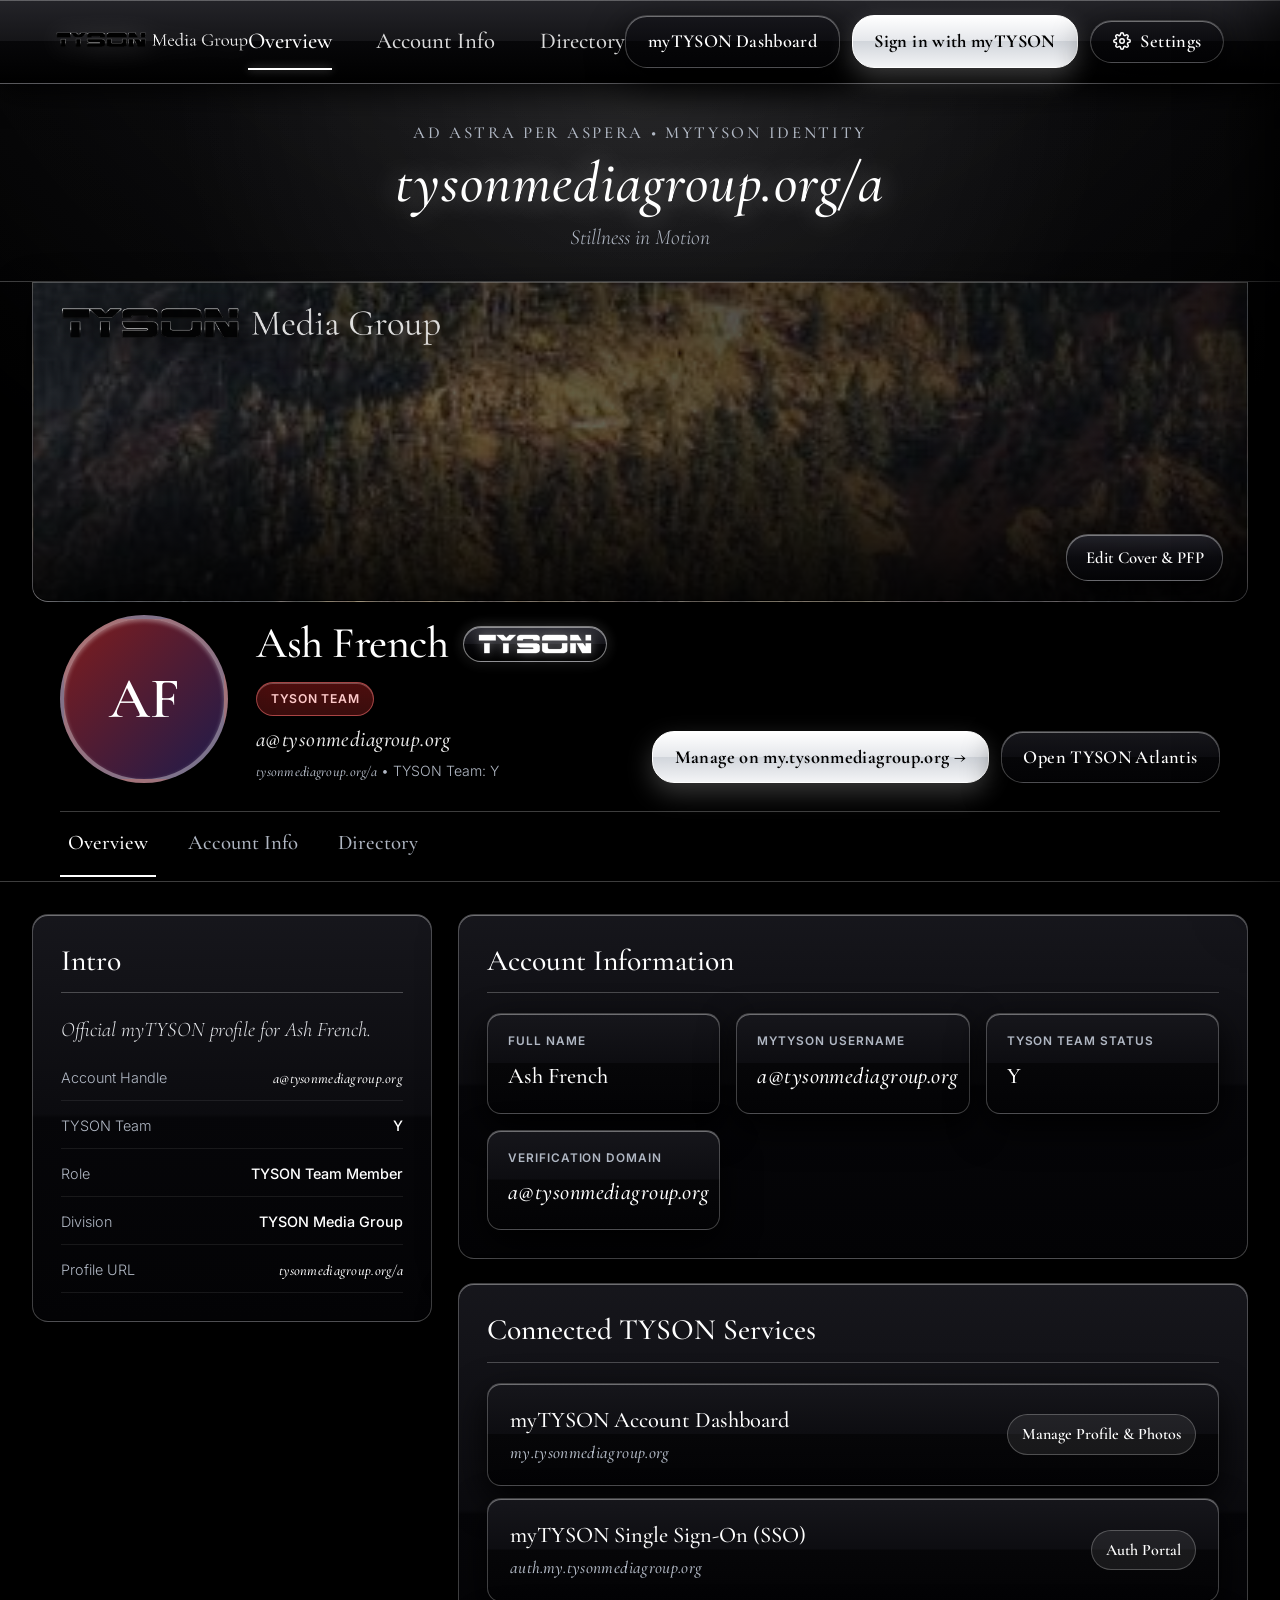
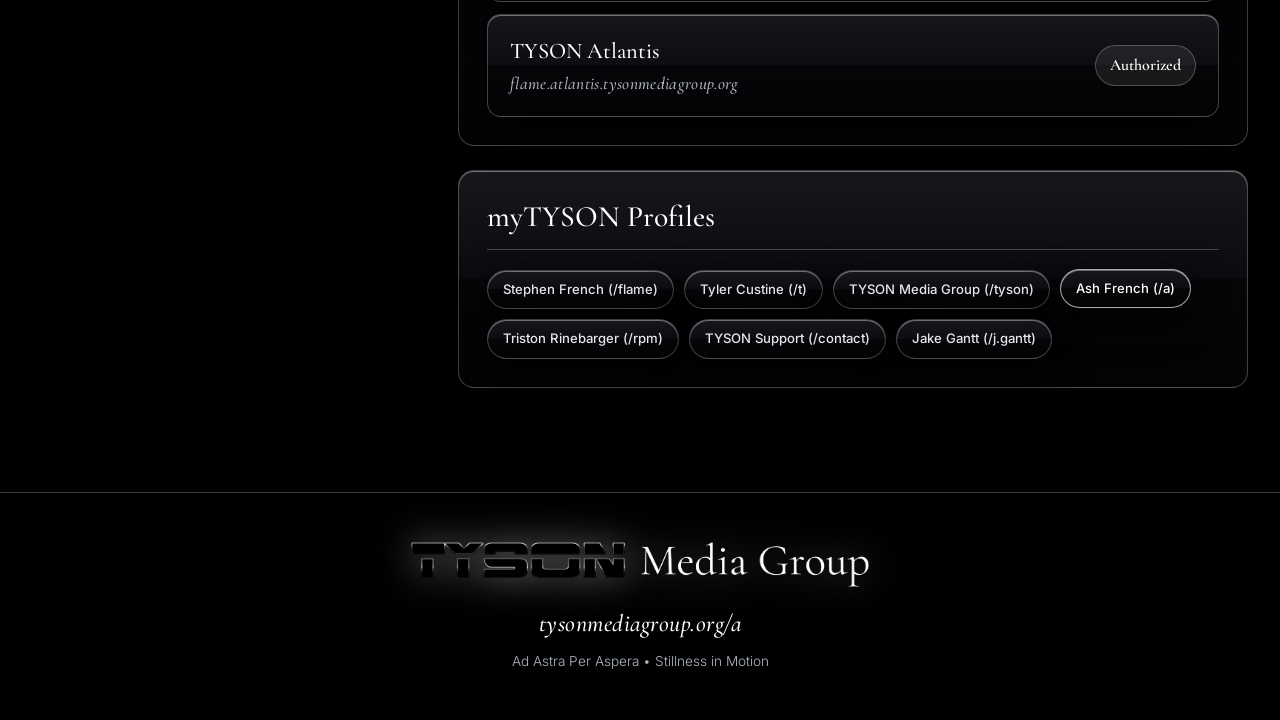
<file: a/index.html>
<!DOCTYPE html>
<html lang="en" data-theme="noir-aero">
<head>
  <meta charset="UTF-8">
  <meta name="viewport" content="width=device-width, initial-scale=1.0">
  <title>Ash French (a@tysonmediagroup.org) | TYSON Media Group &bull; Stillness in Motion</title>
  <link rel="icon" type="image/png" href="/assets/myTYSONIcon.png">
  <link rel="apple-touch-icon" href="/assets/myTYSONIcon.png">
  <link rel="stylesheet" href="/mytyson.css">
</head>
<body data-profile-slug="a">

  <!-- Global TYSON 3-Column Header (84px 50/50 Specular Split, Large Logo) -->
  <header class="main-header">
    <a href="/" class="topbar-left">
      <img src="/assets/TYSONMediaGroupBanner.png" alt="TYSON Media Group" class="logo-img">
    </a>

    <nav class="main-nav">
      <a href="#overview" class="nav-link active">Overview</a>
      <a href="#credentials" class="nav-link">Account Info</a>
      <a href="#directory" class="nav-link">Directory</a>
    </nav>

    <div class="topbar-right">
      <a href="https://my.tysonmediagroup.org?user=a" class="top-btn js-dashboard-link">myTYSON Dashboard</a>
      <a href="https://auth.my.tysonmediagroup.org" class="top-btn top-btn-primary js-auth-link">Sign in with myTYSON</a>
      <button class="settings-toggle-btn" id="settings-toggle-btn" title="Theme &amp; Appearance Settings" aria-label="Settings">
        <svg width="18" height="18" viewBox="0 0 24 24" fill="none" stroke="currentColor" stroke-width="2" stroke-linecap="round" stroke-linejoin="round">
          <circle cx="12" cy="12" r="3"></circle>
          <path d="M19.4 15a1.65 1.65 0 0 0 .33 1.82l.06.06a2 2 0 0 1 0 2.83 2 2 0 0 1-2.83 0l-.06-.06a1.65 1.65 0 0 0-1.82-.33 1.65 1.65 0 0 0-1 1.51V21a2 2 0 0 1-2 2 2 2 0 0 1-2-2v-.09A1.65 1.65 0 0 0 9 19.4a1.65 1.65 0 0 0-1.82.33l-.06.06a2 2 0 0 1-2.83 0 2 2 0 0 1 0-2.83l.06-.06a1.65 1.65 0 0 0 .33-1.82 1.65 1.65 0 0 0-1.51-1H3a2 2 0 0 1-2-2 2 2 0 0 1 2-2h.09A1.65 1.65 0 0 0 4.6 9a1.65 1.65 0 0 0-.33-1.82l-.06-.06a2 2 0 0 1 0-2.83 2 2 0 0 1 2.83 0l.06.06a1.65 1.65 0 0 0 1.82.33H9a1.65 1.65 0 0 0 1-1.51V3a2 2 0 0 1 2-2 2 2 0 0 1 2 2v.09a1.65 1.65 0 0 0 1 1.51 1.65 1.65 0 0 0 1.82-.33l.06-.06a2 2 0 0 1 2.83 0 2 2 0 0 1 0 2.83l-.06.06a1.65 1.65 0 0 0-.33 1.82V9a1.65 1.65 0 0 0 1.51 1H21a2 2 0 0 1 2 2 2 2 0 0 1-2 2h-.09a1.65 1.65 0 0 0-1.51 1z"></path>
        </svg>
        <span>Settings</span>
      </button>
    </div>
  </header>

  <!-- Centerpiece Domain Stage -->
  <section class="tmg-editorial-stage">
    <span class="editorial-tag">Ad Astra Per Aspera &bull; myTYSON Identity</span>
    <h2 class="domain-centerpiece-title brand-tmg-domain">tysonmediagroup.org/a</h2>
    <p class="domain-centerpiece-sub">Stillness in Motion</p>
  </section>

  <!-- Facebook-Style Profile Header Framed in TYSON Obsidian Gloss -->
  <section class="profile-header-shell">
    <div class="profile-header-container">
      <div class="cover-photo" id="profileCoverPhoto" style="background-image: linear-gradient(125deg, rgba(14, 16, 21, 0.35), rgba(5, 5, 8, 0.72)), url('/assets/photograph.jpg'); background-size: cover; background-position: center;">
        <img src="/assets/TYSONMediaGroupBanner.png" alt="TYSON Media Group" class="cover-watermark">
        <a href="https://my.tysonmediagroup.org?user=a" class="cover-edit-btn js-dashboard-link">Edit Cover &amp; PFP</a>
      </div>

      <div class="header-identity-row">
        <div class="header-identity-left">
          <div class="profile-avatar" id="profileAvatarBox" style="background: linear-gradient(135deg, #7f1d1d 0%, #1e1b4b 100%);">AF</div>
          <div class="identity-text">
            <div class="identity-name-line">
              <h1 class="identity-name" id="profileDisplayName">Ash French</h1>
              <span class="tyson-logo-badge" title="Verified TYSON Account"><img src="/assets/tyson-white-badge.png" alt="TYSON"></span>
              <span class="role-badge badge-team">TYSON Team</span>
            </div>
            <div class="identity-handle brand-tmg-domain">a@tysonmediagroup.org</div>
            <div class="identity-sub"><span class="brand-tmg-domain">tysonmediagroup.org/a</span> &bull; TYSON Team: Y</div>
          </div>
        </div>

        <div class="topbar-right">
          <a href="https://my.tysonmediagroup.org?user=a" class="top-btn top-btn-primary js-dashboard-link">Manage on my.tysonmediagroup.org &rarr;</a>
          <a href="https://flame.atlantis.tysonmediagroup.org" class="top-btn">Open TYSON Atlantis</a>
        </div>
      </div>

      <nav class="profile-tabs">
        <a href="#overview" class="profile-tab active">Overview</a>
        <a href="#credentials" class="profile-tab">Account Info</a>
        <a href="#directory" class="profile-tab">Directory</a>
      </nav>
    </div>
  </section>

  <main class="profile-body">
    <aside>
      <div class="panel-card">
        <h2 class="panel-title">Intro</h2>
        <p class="intro-bio" id="profileBioText">Official myTYSON profile for Ash French.</p>
        <div class="info-list">
          <div class="info-item">
            <span class="info-label">Account Handle</span>
            <span class="info-value brand-tmg-domain">a@tysonmediagroup.org</span>
          </div>
          <div class="info-item">
            <span class="info-label">TYSON Team</span>
            <span class="info-value">Y</span>
          </div>
          <div class="info-item">
            <span class="info-label">Role</span>
            <span class="info-value">TYSON Team Member</span>
          </div>
          <div class="info-item">
            <span class="info-label">Division</span>
            <span class="info-value" id="profileDivisionText">TYSON Media Group</span>
          </div>
          <div class="info-item">
            <span class="info-label">Profile URL</span>
            <span class="info-value brand-tmg-domain">tysonmediagroup.org/a</span>
          </div>
        </div>
      </div>
    </aside>

    <section>
      <div class="panel-card" id="credentials">
        <h2 class="panel-title">Account Information</h2>
        <div class="detail-grid">
          <div class="detail-box">
            <div class="detail-box-label">Full Name</div>
            <div class="detail-box-value">Ash French</div>
          </div>
          <div class="detail-box">
            <div class="detail-box-label">myTYSON Username</div>
            <div class="detail-box-value brand-tmg-domain">a@tysonmediagroup.org</div>
          </div>
          <div class="detail-box">
            <div class="detail-box-label">TYSON Team Status</div>
            <div class="detail-box-value">Y</div>
          </div>
          <div class="detail-box">
            <div class="detail-box-label">Verification Domain</div>
            <div class="detail-box-value brand-tmg-domain">a@tysonmediagroup.org</div>
          </div>
        </div>
      </div>

      <div class="panel-card" id="overview">
        <h2 class="panel-title">Connected TYSON Services</h2>
        <div class="service-list">
          <a href="https://my.tysonmediagroup.org?user=a" class="service-row js-dashboard-link">
            <div>
              <div class="service-name">myTYSON Account Dashboard</div>
              <div class="service-url brand-tmg-domain">my.tysonmediagroup.org</div>
            </div>
            <span class="service-tag">Manage Profile &amp; Photos</span>
          </a>
          <a href="https://auth.my.tysonmediagroup.org" class="service-row js-auth-link">
            <div>
              <div class="service-name">myTYSON Single Sign-On (SSO)</div>
              <div class="service-url brand-tmg-domain">auth.my.tysonmediagroup.org</div>
            </div>
            <span class="service-tag">Auth Portal</span>
          </a>
          <a href="https://flame.atlantis.tysonmediagroup.org" class="service-row">
            <div>
              <div class="service-name">TYSON Atlantis</div>
              <div class="service-url brand-tmg-domain">flame.atlantis.tysonmediagroup.org</div>
            </div>
            <span class="service-tag">Authorized</span>
          </a>
        </div>
      </div>

      <div class="panel-card" id="directory">
        <h2 class="panel-title">myTYSON Profiles</h2>
        <div class="directory-pills">
          <a href="/flame" class="dir-pill">Stephen French (/flame)</a>
          <a href="/t" class="dir-pill">Tyler Custine (/t)</a>
          <a href="/tyson" class="dir-pill">TYSON Media Group (/tyson)</a>
          <a href="/a" class="dir-pill active">Ash French (/a)</a>
          <a href="/rpm" class="dir-pill">Triston Rinebarger (/rpm)</a>
          <a href="/contact" class="dir-pill">TYSON Support (/contact)</a>
          <a href="/j.gantt" class="dir-pill">Jake Gantt (/j.gantt)</a>
        </div>
      </div>
    </section>
  </main>

  <footer style="text-align: center; padding: 3rem 1.5rem; border-top: 1px solid var(--border-subtle);">
    <img src="/assets/TYSONMediaGroupBanner.png" alt="TYSON Media Group" class="footer-logo">
    <div class="brand-tmg-domain" style="font-size: 1.5rem; color: var(--text-white);">tysonmediagroup.org/a</div>
    <div style="font-size: 0.85rem; color: var(--text-muted); margin-top: 6px;">Ad Astra Per Aspera &bull; Stillness in Motion</div>
  </footer>

  <!-- Slide-out Multi-Theme Settings Drawer -->
  <div class="settings-drawer-backdrop" id="settings-drawer-backdrop"></div>
  <aside class="settings-drawer" id="settings-drawer" aria-label="Appearance Settings">
    <div style="display: flex; align-items: center; justify-content: space-between; border-bottom: 1px solid var(--border-subtle); padding-bottom: 14px;">
      <h3 style="font-family: var(--font-heading); font-size: 1.75rem; font-weight: 500; color: var(--text-white);">Appearance &amp; Theme</h3>
      <button type="button" class="btn" id="settings-close-btn" style="padding: 6px 14px;">Close</button>
    </div>
    <p style="font-size: 0.88rem; color: var(--text-muted);">Select a TYSON Media Group visual theme:</p>
    <div style="display: flex; flex-direction: column; gap: 10px;">
      <button type="button" class="theme-option-btn active" data-set-theme="noir-aero">
        <span>Black Frutiger Aero</span>
        <span style="font-size: 0.78rem; color: var(--text-muted);">Obsidian Gloss</span>
      </button>
      <button type="button" class="theme-option-btn" data-set-theme="noir">
        <span>Noir Midnight</span>
        <span style="font-size: 0.78rem; color: var(--text-muted);">Architectural Flat</span>
      </button>
      <button type="button" class="theme-option-btn" data-set-theme="frutiger">
        <span>Frutiger Aero Aqua</span>
        <span style="font-size: 0.78rem; color: var(--text-muted);">Machined Glass</span>
      </button>
      <button type="button" class="theme-option-btn" data-set-theme="wii">
        <span>Nintendo Wii</span>
        <span style="font-size: 0.78rem; color: var(--text-muted);">System Channels</span>
      </button>
      <button type="button" class="theme-option-btn" data-set-theme="nature">
        <span>Nature Botanical</span>
        <span style="font-size: 0.78rem; color: var(--text-muted);">Deep Moss</span>
      </button>
    </div>
  </aside>

  <script src="/mytyson.js"></script>
</body>
</html>
</file>
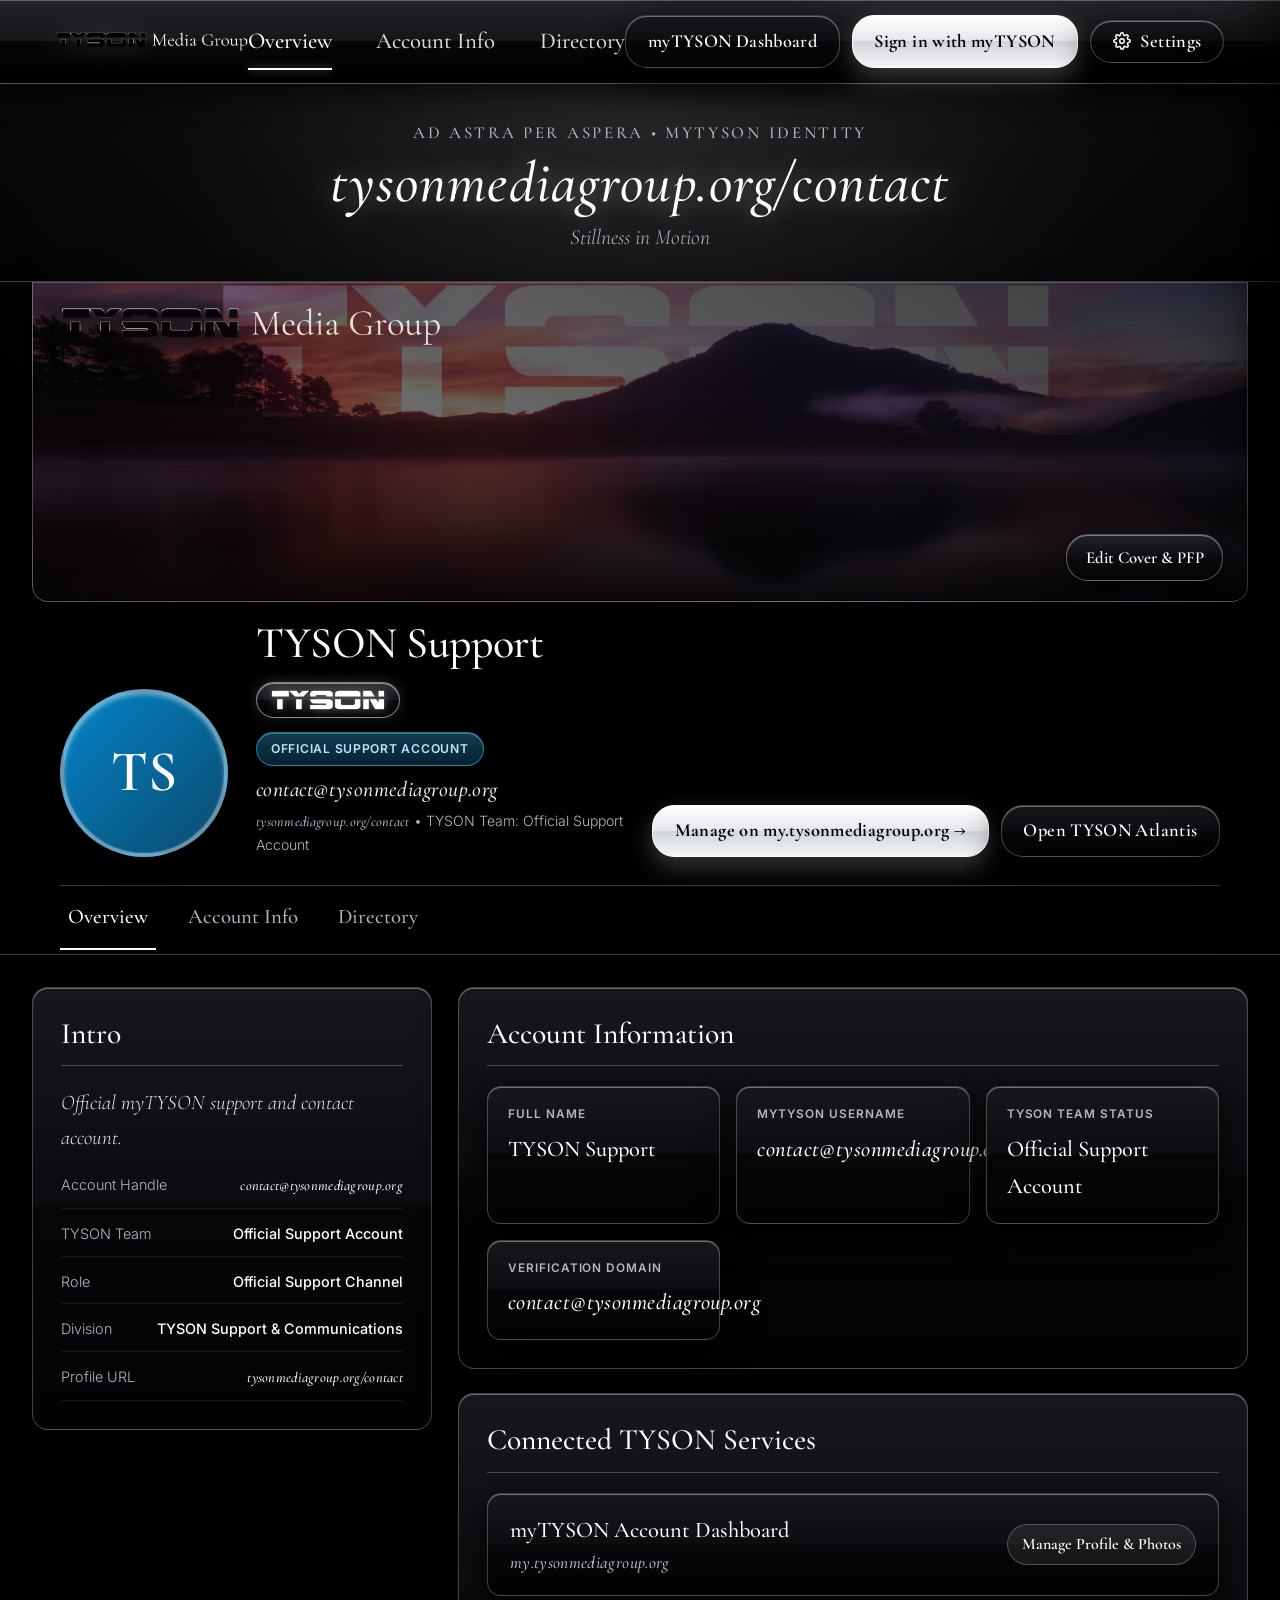
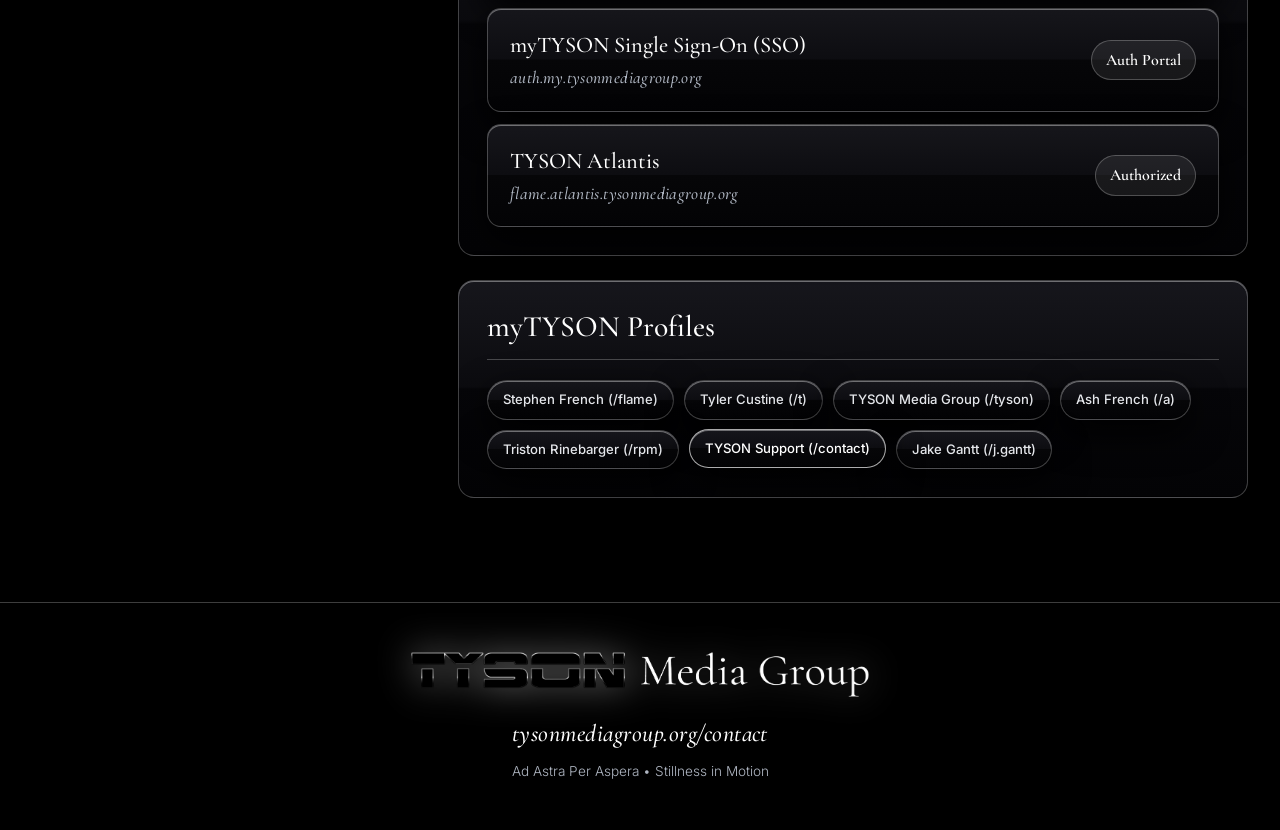
<file: contact/index.html>
<!DOCTYPE html>
<html lang="en" data-theme="noir-aero">
<head>
  <meta charset="UTF-8">
  <meta name="viewport" content="width=device-width, initial-scale=1.0">
  <title>TYSON Support (contact@tysonmediagroup.org) | TYSON Media Group &bull; Stillness in Motion</title>
  <link rel="icon" type="image/png" href="/assets/myTYSONIcon.png">
  <link rel="apple-touch-icon" href="/assets/myTYSONIcon.png">
  <link rel="stylesheet" href="/mytyson.css">
</head>
<body data-profile-slug="contact">

  <!-- Global TYSON 3-Column Header (84px 50/50 Specular Split, Large Logo) -->
  <header class="main-header">
    <a href="/" class="topbar-left">
      <img src="/assets/TYSONMediaGroupBanner.png" alt="TYSON Media Group" class="logo-img">
    </a>

    <nav class="main-nav">
      <a href="#overview" class="nav-link active">Overview</a>
      <a href="#credentials" class="nav-link">Account Info</a>
      <a href="#directory" class="nav-link">Directory</a>
    </nav>

    <div class="topbar-right">
      <a href="https://my.tysonmediagroup.org?user=contact" class="top-btn js-dashboard-link">myTYSON Dashboard</a>
      <a href="https://auth.my.tysonmediagroup.org" class="top-btn top-btn-primary js-auth-link">Sign in with myTYSON</a>
      <button class="settings-toggle-btn" id="settings-toggle-btn" title="Theme &amp; Appearance Settings" aria-label="Settings">
        <svg width="18" height="18" viewBox="0 0 24 24" fill="none" stroke="currentColor" stroke-width="2" stroke-linecap="round" stroke-linejoin="round">
          <circle cx="12" cy="12" r="3"></circle>
          <path d="M19.4 15a1.65 1.65 0 0 0 .33 1.82l.06.06a2 2 0 0 1 0 2.83 2 2 0 0 1-2.83 0l-.06-.06a1.65 1.65 0 0 0-1.82-.33 1.65 1.65 0 0 0-1 1.51V21a2 2 0 0 1-2 2 2 2 0 0 1-2-2v-.09A1.65 1.65 0 0 0 9 19.4a1.65 1.65 0 0 0-1.82.33l-.06.06a2 2 0 0 1-2.83 0 2 2 0 0 1 0-2.83l.06-.06a1.65 1.65 0 0 0 .33-1.82 1.65 1.65 0 0 0-1.51-1H3a2 2 0 0 1-2-2 2 2 0 0 1 2-2h.09A1.65 1.65 0 0 0 4.6 9a1.65 1.65 0 0 0-.33-1.82l-.06-.06a2 2 0 0 1 0-2.83 2 2 0 0 1 2.83 0l.06.06a1.65 1.65 0 0 0 1.82.33H9a1.65 1.65 0 0 0 1-1.51V3a2 2 0 0 1 2-2 2 2 0 0 1 2 2v.09a1.65 1.65 0 0 0 1 1.51 1.65 1.65 0 0 0 1.82-.33l.06-.06a2 2 0 0 1 2.83 0 2 2 0 0 1 0 2.83l-.06.06a1.65 1.65 0 0 0-.33 1.82V9a1.65 1.65 0 0 0 1.51 1H21a2 2 0 0 1 2 2 2 2 0 0 1-2 2h-.09a1.65 1.65 0 0 0-1.51 1z"></path>
        </svg>
        <span>Settings</span>
      </button>
    </div>
  </header>

  <!-- Centerpiece Domain Stage -->
  <section class="tmg-editorial-stage">
    <span class="editorial-tag">Ad Astra Per Aspera &bull; myTYSON Identity</span>
    <h2 class="domain-centerpiece-title brand-tmg-domain">tysonmediagroup.org/contact</h2>
    <p class="domain-centerpiece-sub">Stillness in Motion</p>
  </section>

  <!-- Facebook-Style Profile Header Framed in TYSON Obsidian Gloss -->
  <section class="profile-header-shell">
    <div class="profile-header-container">
      <div class="cover-photo" id="profileCoverPhoto" style="background-image: linear-gradient(125deg, rgba(14, 16, 21, 0.35), rgba(5, 5, 8, 0.72)), url('/assets/tyson-t5s-login-backdrop.jpg'); background-size: cover; background-position: center;">
        <img src="/assets/TYSONMediaGroupBanner.png" alt="TYSON Media Group" class="cover-watermark">
        <a href="https://my.tysonmediagroup.org?user=contact" class="cover-edit-btn js-dashboard-link">Edit Cover &amp; PFP</a>
      </div>

      <div class="header-identity-row">
        <div class="header-identity-left">
          <div class="profile-avatar" id="profileAvatarBox" style="background: linear-gradient(135deg, #0284c7 0%, #0c4a6e 100%);">TS</div>
          <div class="identity-text">
            <div class="identity-name-line">
              <h1 class="identity-name" id="profileDisplayName">TYSON Support</h1>
              <span class="tyson-logo-badge" title="Verified TYSON Account"><img src="/assets/tyson-white-badge.png" alt="TYSON"></span>
              <span class="role-badge badge-support">Official Support Account</span>
            </div>
            <div class="identity-handle brand-tmg-domain">contact@tysonmediagroup.org</div>
            <div class="identity-sub"><span class="brand-tmg-domain">tysonmediagroup.org/contact</span> &bull; TYSON Team: Official Support Account</div>
          </div>
        </div>

        <div class="topbar-right">
          <a href="https://my.tysonmediagroup.org?user=contact" class="top-btn top-btn-primary js-dashboard-link">Manage on my.tysonmediagroup.org &rarr;</a>
          <a href="https://flame.atlantis.tysonmediagroup.org" class="top-btn">Open TYSON Atlantis</a>
        </div>
      </div>

      <nav class="profile-tabs">
        <a href="#overview" class="profile-tab active">Overview</a>
        <a href="#credentials" class="profile-tab">Account Info</a>
        <a href="#directory" class="profile-tab">Directory</a>
      </nav>
    </div>
  </section>

  <main class="profile-body">
    <aside>
      <div class="panel-card">
        <h2 class="panel-title">Intro</h2>
        <p class="intro-bio" id="profileBioText">Official myTYSON support and contact account.</p>
        <div class="info-list">
          <div class="info-item">
            <span class="info-label">Account Handle</span>
            <span class="info-value brand-tmg-domain">contact@tysonmediagroup.org</span>
          </div>
          <div class="info-item">
            <span class="info-label">TYSON Team</span>
            <span class="info-value">Official Support Account</span>
          </div>
          <div class="info-item">
            <span class="info-label">Role</span>
            <span class="info-value">Official Support Channel</span>
          </div>
          <div class="info-item">
            <span class="info-label">Division</span>
            <span class="info-value" id="profileDivisionText">TYSON Support & Communications</span>
          </div>
          <div class="info-item">
            <span class="info-label">Profile URL</span>
            <span class="info-value brand-tmg-domain">tysonmediagroup.org/contact</span>
          </div>
        </div>
      </div>
    </aside>

    <section>
      <div class="panel-card" id="credentials">
        <h2 class="panel-title">Account Information</h2>
        <div class="detail-grid">
          <div class="detail-box">
            <div class="detail-box-label">Full Name</div>
            <div class="detail-box-value">TYSON Support</div>
          </div>
          <div class="detail-box">
            <div class="detail-box-label">myTYSON Username</div>
            <div class="detail-box-value brand-tmg-domain">contact@tysonmediagroup.org</div>
          </div>
          <div class="detail-box">
            <div class="detail-box-label">TYSON Team Status</div>
            <div class="detail-box-value">Official Support Account</div>
          </div>
          <div class="detail-box">
            <div class="detail-box-label">Verification Domain</div>
            <div class="detail-box-value brand-tmg-domain">contact@tysonmediagroup.org</div>
          </div>
        </div>
      </div>

      <div class="panel-card" id="overview">
        <h2 class="panel-title">Connected TYSON Services</h2>
        <div class="service-list">
          <a href="https://my.tysonmediagroup.org?user=contact" class="service-row js-dashboard-link">
            <div>
              <div class="service-name">myTYSON Account Dashboard</div>
              <div class="service-url brand-tmg-domain">my.tysonmediagroup.org</div>
            </div>
            <span class="service-tag">Manage Profile &amp; Photos</span>
          </a>
          <a href="https://auth.my.tysonmediagroup.org" class="service-row js-auth-link">
            <div>
              <div class="service-name">myTYSON Single Sign-On (SSO)</div>
              <div class="service-url brand-tmg-domain">auth.my.tysonmediagroup.org</div>
            </div>
            <span class="service-tag">Auth Portal</span>
          </a>
          <a href="https://flame.atlantis.tysonmediagroup.org" class="service-row">
            <div>
              <div class="service-name">TYSON Atlantis</div>
              <div class="service-url brand-tmg-domain">flame.atlantis.tysonmediagroup.org</div>
            </div>
            <span class="service-tag">Authorized</span>
          </a>
        </div>
      </div>

      <div class="panel-card" id="directory">
        <h2 class="panel-title">myTYSON Profiles</h2>
        <div class="directory-pills">
          <a href="/flame" class="dir-pill">Stephen French (/flame)</a>
          <a href="/t" class="dir-pill">Tyler Custine (/t)</a>
          <a href="/tyson" class="dir-pill">TYSON Media Group (/tyson)</a>
          <a href="/a" class="dir-pill">Ash French (/a)</a>
          <a href="/rpm" class="dir-pill">Triston Rinebarger (/rpm)</a>
          <a href="/contact" class="dir-pill active">TYSON Support (/contact)</a>
          <a href="/j.gantt" class="dir-pill">Jake Gantt (/j.gantt)</a>
        </div>
      </div>
    </section>
  </main>

  <footer style="text-align: center; padding: 3rem 1.5rem; border-top: 1px solid var(--border-subtle);">
    <img src="/assets/TYSONMediaGroupBanner.png" alt="TYSON Media Group" class="footer-logo">
    <div class="brand-tmg-domain" style="font-size: 1.5rem; color: var(--text-white);">tysonmediagroup.org/contact</div>
    <div style="font-size: 0.85rem; color: var(--text-muted); margin-top: 6px;">Ad Astra Per Aspera &bull; Stillness in Motion</div>
  </footer>

  <!-- Slide-out Multi-Theme Settings Drawer -->
  <div class="settings-drawer-backdrop" id="settings-drawer-backdrop"></div>
  <aside class="settings-drawer" id="settings-drawer" aria-label="Appearance Settings">
    <div style="display: flex; align-items: center; justify-content: space-between; border-bottom: 1px solid var(--border-subtle); padding-bottom: 14px;">
      <h3 style="font-family: var(--font-heading); font-size: 1.75rem; font-weight: 500; color: var(--text-white);">Appearance &amp; Theme</h3>
      <button type="button" class="btn" id="settings-close-btn" style="padding: 6px 14px;">Close</button>
    </div>
    <p style="font-size: 0.88rem; color: var(--text-muted);">Select a TYSON Media Group visual theme:</p>
    <div style="display: flex; flex-direction: column; gap: 10px;">
      <button type="button" class="theme-option-btn active" data-set-theme="noir-aero">
        <span>Black Frutiger Aero</span>
        <span style="font-size: 0.78rem; color: var(--text-muted);">Obsidian Gloss</span>
      </button>
      <button type="button" class="theme-option-btn" data-set-theme="noir">
        <span>Noir Midnight</span>
        <span style="font-size: 0.78rem; color: var(--text-muted);">Architectural Flat</span>
      </button>
      <button type="button" class="theme-option-btn" data-set-theme="frutiger">
        <span>Frutiger Aero Aqua</span>
        <span style="font-size: 0.78rem; color: var(--text-muted);">Machined Glass</span>
      </button>
      <button type="button" class="theme-option-btn" data-set-theme="wii">
        <span>Nintendo Wii</span>
        <span style="font-size: 0.78rem; color: var(--text-muted);">System Channels</span>
      </button>
      <button type="button" class="theme-option-btn" data-set-theme="nature">
        <span>Nature Botanical</span>
        <span style="font-size: 0.78rem; color: var(--text-muted);">Deep Moss</span>
      </button>
    </div>
  </aside>

  <script src="/mytyson.js"></script>
</body>
</html>
</file>
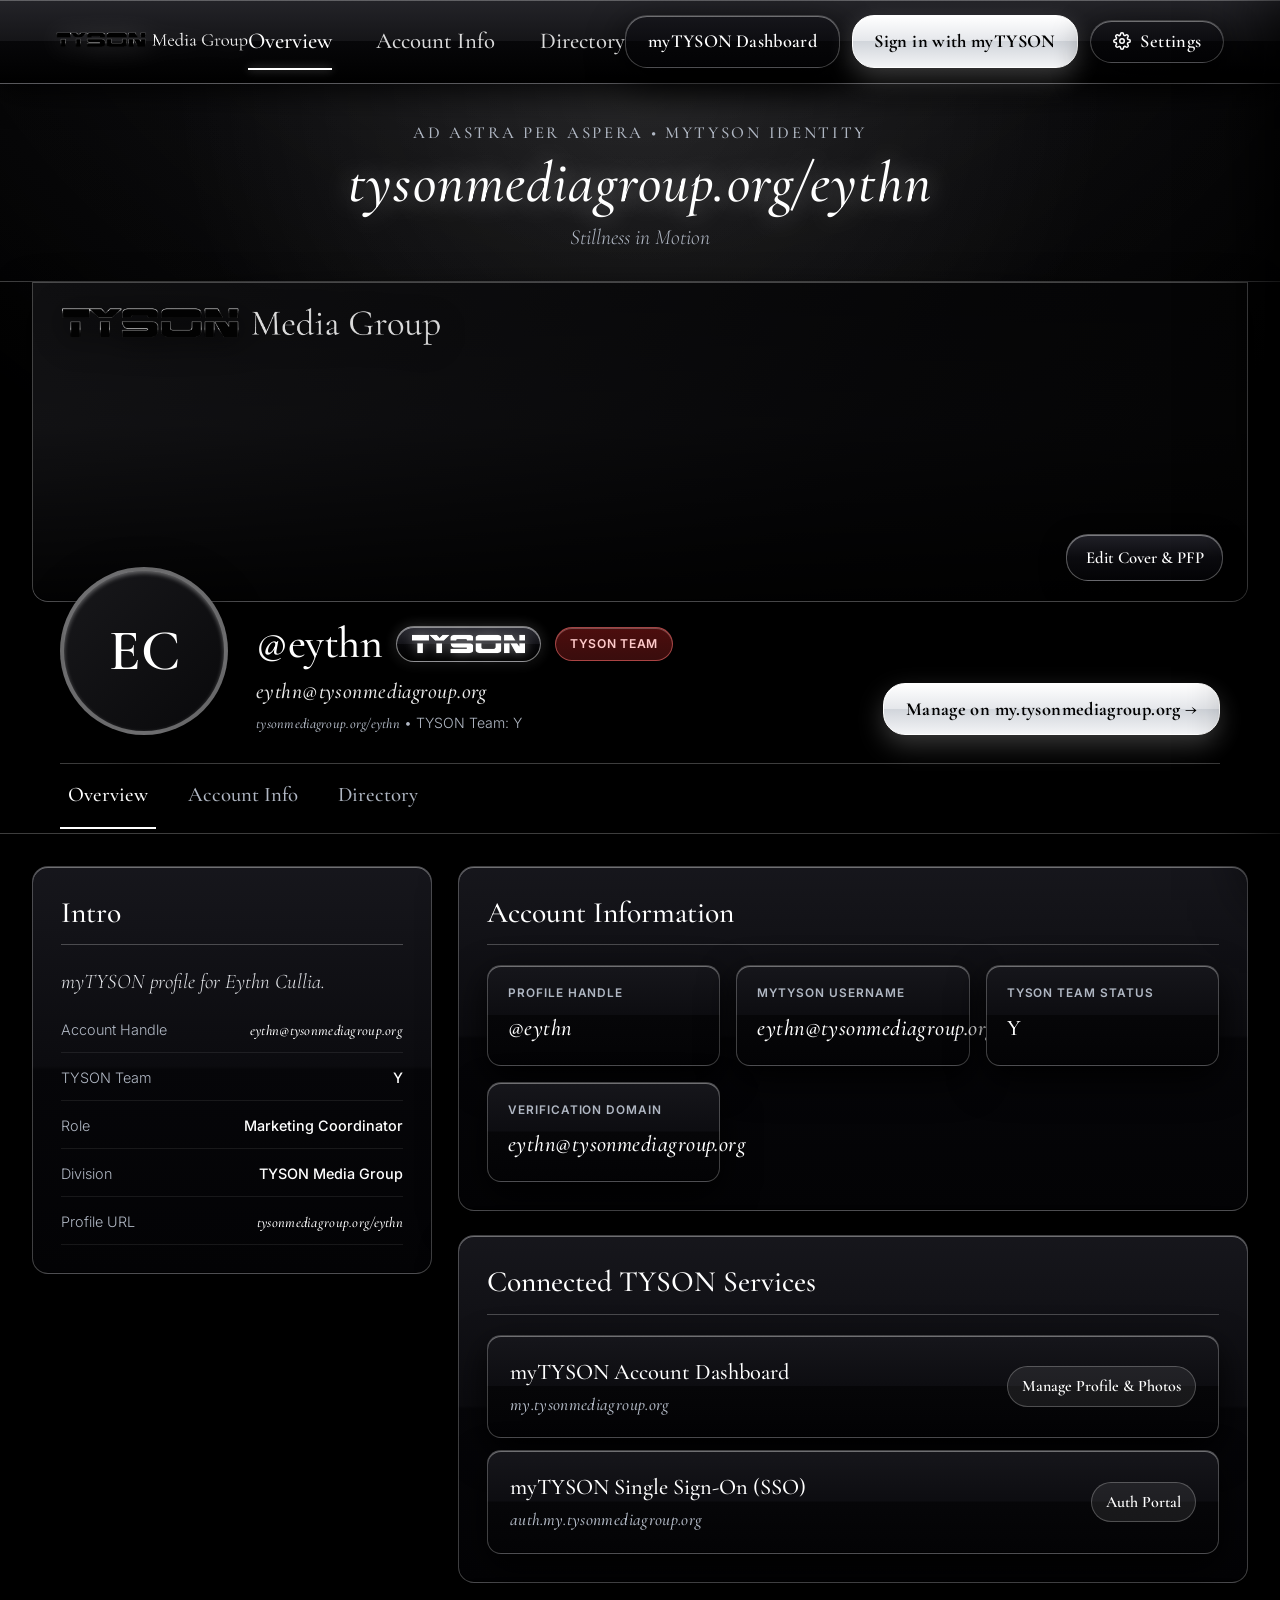
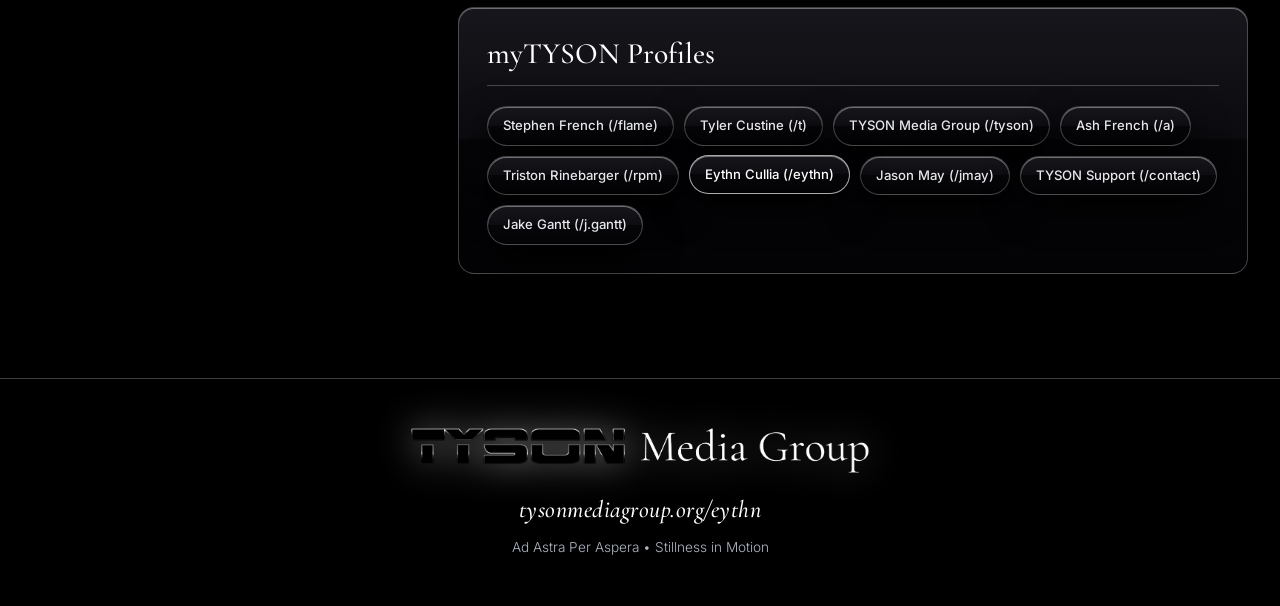
<file: eythn/index.html>
<!DOCTYPE html>
<html lang="en" data-theme="noir-aero">
<head>
  <meta charset="UTF-8">
  <meta name="viewport" content="width=device-width, initial-scale=1.0">
  <title>Eythn Cullia (eythn@tysonmediagroup.org) | TYSON Media Group &bull; Stillness in Motion</title>
  <link rel="icon" type="image/png" href="/assets/myTYSONIcon.png">
  <link rel="apple-touch-icon" href="/assets/myTYSONIcon.png">
  <link rel="stylesheet" href="/mytyson.css">
</head>
<body data-profile-slug="eythn">

  <!-- Global TYSON 3-Column Header (84px 50/50 Specular Split, Large Logo) -->
  <header class="main-header">
    <a href="/" class="topbar-left">
      <img src="/assets/TYSONMediaGroupBanner.png" alt="TYSON Media Group" class="logo-img">
    </a>

    <nav class="main-nav">
      <a href="#overview" class="nav-link active">Overview</a>
      <a href="#credentials" class="nav-link">Account Info</a>
      <a href="#directory" class="nav-link">Directory</a>
    </nav>

    <div class="topbar-right">
      <a href="https://my.tysonmediagroup.org?user=eythn" class="top-btn js-dashboard-link">myTYSON Dashboard</a>
      <a href="https://auth.my.tysonmediagroup.org" class="top-btn top-btn-primary js-auth-link">Sign in with myTYSON</a>
      <button class="settings-toggle-btn" id="settings-toggle-btn" title="Theme &amp; Appearance Settings" aria-label="Settings">
        <svg width="18" height="18" viewBox="0 0 24 24" fill="none" stroke="currentColor" stroke-width="2" stroke-linecap="round" stroke-linejoin="round">
          <circle cx="12" cy="12" r="3"></circle>
          <path d="M19.4 15a1.65 1.65 0 0 0 .33 1.82l.06.06a2 2 0 0 1 0 2.83 2 2 0 0 1-2.83 0l-.06-.06a1.65 1.65 0 0 0-1.82-.33 1.65 1.65 0 0 0-1 1.51V21a2 2 0 0 1-2 2 2 2 0 0 1-2-2v-.09A1.65 1.65 0 0 0 9 19.4a1.65 1.65 0 0 0-1.82.33l-.06.06a2 2 0 0 1-2.83 0 2 2 0 0 1 0-2.83l.06-.06a1.65 1.65 0 0 0 .33-1.82 1.65 1.65 0 0 0-1.51-1H3a2 2 0 0 1-2-2 2 2 0 0 1 2-2h.09A1.65 1.65 0 0 0 4.6 9a1.65 1.65 0 0 0-.33-1.82l-.06-.06a2 2 0 0 1 0-2.83 2 2 0 0 1 2.83 0l.06.06a1.65 1.65 0 0 0 1.82.33H9a1.65 1.65 0 0 0 1-1.51V3a2 2 0 0 1 2-2 2 2 0 0 1 2 2v.09a1.65 1.65 0 0 0 1 1.51 1.65 1.65 0 0 0 1.82-.33l.06-.06a2 2 0 0 1 2.83 0 2 2 0 0 1 0 2.83l-.06.06a1.65 1.65 0 0 0-.33 1.82V9a1.65 1.65 0 0 0 1.51 1H21a2 2 0 0 1 2 2 2 2 0 0 1-2 2h-.09a1.65 1.65 0 0 0-1.51 1z"></path>
        </svg>
        <span>Settings</span>
      </button>
    </div>
  </header>

  <!-- Centerpiece Domain Stage -->
  <section class="tmg-editorial-stage">
    <span class="editorial-tag">Ad Astra Per Aspera &bull; myTYSON Identity</span>
    <h2 class="domain-centerpiece-title brand-tmg-domain">tysonmediagroup.org/eythn</h2>
    <p class="domain-centerpiece-sub">Stillness in Motion</p>
  </section>

  <!-- Facebook-Style Profile Header Framed in TYSON Obsidian Gloss -->
  <section class="profile-header-shell">
    <div class="profile-header-container">
      <div class="cover-photo" id="profileCoverPhoto" style="background-image: linear-gradient(125deg, #18181b 0%, #09090b 65%, #050505 100%); background-size: cover; background-position: center;">
        <img src="/assets/TYSONMediaGroupBanner.png" alt="TYSON Media Group" class="cover-watermark">
        <a href="https://my.tysonmediagroup.org?user=eythn" class="cover-edit-btn js-dashboard-link">Edit Cover &amp; PFP</a>
      </div>

      <div class="header-identity-row">
        <div class="header-identity-left">
          <div class="profile-avatar" id="profileAvatarBox" style="background: linear-gradient(135deg, #18181b 0%, #09090b 100%);">EC</div>
          <div class="identity-text">
            <div class="identity-name-line">
              <h1 class="identity-name" id="profileDisplayName">@eythn</h1>
              <span class="tyson-logo-badge" title="Verified TYSON Account"><img src="/assets/tyson-white-badge.png" alt="TYSON"></span>
              <span class="role-badge badge-team">TYSON Team</span>
            </div>
            <div class="identity-handle brand-tmg-domain">eythn@tysonmediagroup.org</div>
            <div class="identity-sub"><span class="brand-tmg-domain">tysonmediagroup.org/eythn</span> &bull; TYSON Team: Y</div>
          </div>
        </div>

        <div class="topbar-right">
          <a href="https://my.tysonmediagroup.org?user=eythn" class="top-btn top-btn-primary js-dashboard-link">Manage on my.tysonmediagroup.org &rarr;</a>
        </div>
      </div>

      <nav class="profile-tabs">
        <a href="#overview" class="profile-tab active">Overview</a>
        <a href="#credentials" class="profile-tab">Account Info</a>
        <a href="#directory" class="profile-tab">Directory</a>
      </nav>
    </div>
  </section>

  <main class="profile-body">
    <aside>
      <div class="panel-card">
        <h2 class="panel-title">Intro</h2>
        <p class="intro-bio" id="profileBioText">myTYSON profile for Eythn Cullia.</p>
        <div class="info-list">
          <div class="info-item">
            <span class="info-label">Account Handle</span>
            <span class="info-value brand-tmg-domain">eythn@tysonmediagroup.org</span>
          </div>
          <div class="info-item">
            <span class="info-label">TYSON Team</span>
            <span class="info-value">Y</span>
          </div>
          <div class="info-item">
            <span class="info-label">Role</span>
            <span class="info-value">Marketing Coordinator</span>
          </div>
          <div class="info-item">
            <span class="info-label">Division</span>
            <span class="info-value" id="profileDivisionText">TYSON Media Group</span>
          </div>
          <div class="info-item">
            <span class="info-label">Profile URL</span>
            <span class="info-value brand-tmg-domain">tysonmediagroup.org/eythn</span>
          </div>
        </div>
      </div>
    </aside>

    <section>
      <div class="panel-card" id="credentials">
        <h2 class="panel-title">Account Information</h2>
        <div class="detail-grid">
          <div class="detail-box">
            <div class="detail-box-label">Profile Handle</div>
            <div class="detail-box-value brand-tmg-domain">@eythn</div>
          </div>
          <div class="detail-box">
            <div class="detail-box-label">myTYSON Username</div>
            <div class="detail-box-value brand-tmg-domain">eythn@tysonmediagroup.org</div>
          </div>
          <div class="detail-box">
            <div class="detail-box-label">TYSON Team Status</div>
            <div class="detail-box-value">Y</div>
          </div>
          <div class="detail-box">
            <div class="detail-box-label">Verification Domain</div>
            <div class="detail-box-value brand-tmg-domain">eythn@tysonmediagroup.org</div>
          </div>
        </div>
      </div>

      <div class="panel-card" id="overview">
        <h2 class="panel-title">Connected TYSON Services</h2>
        <div class="service-list">
          <a href="https://my.tysonmediagroup.org?user=eythn" class="service-row js-dashboard-link">
            <div>
              <div class="service-name">myTYSON Account Dashboard</div>
              <div class="service-url brand-tmg-domain">my.tysonmediagroup.org</div>
            </div>
            <span class="service-tag">Manage Profile &amp; Photos</span>
          </a>
          <a href="https://auth.my.tysonmediagroup.org" class="service-row js-auth-link">
            <div>
              <div class="service-name">myTYSON Single Sign-On (SSO)</div>
              <div class="service-url brand-tmg-domain">auth.my.tysonmediagroup.org</div>
            </div>
            <span class="service-tag">Auth Portal</span>
          </a>
        </div>
      </div>

      <div class="panel-card" id="directory">
        <h2 class="panel-title">myTYSON Profiles</h2>
        <div class="directory-pills">
          <a href="/flame" class="dir-pill">Stephen French (/flame)</a>
          <a href="/t" class="dir-pill">Tyler Custine (/t)</a>
          <a href="/tyson" class="dir-pill">TYSON Media Group (/tyson)</a>
          <a href="/a" class="dir-pill">Ash French (/a)</a>
          <a href="/rpm" class="dir-pill">Triston Rinebarger (/rpm)</a>
          <a href="/eythn" class="dir-pill active">Eythn Cullia (/eythn)</a>
          <a href="/jmay" class="dir-pill">Jason May (/jmay)</a>
          <a href="/contact" class="dir-pill">TYSON Support (/contact)</a>
          <a href="/j.gantt" class="dir-pill">Jake Gantt (/j.gantt)</a>
        </div>
      </div>
    </section>
  </main>

  <footer style="text-align: center; padding: 3rem 1.5rem; border-top: 1px solid var(--border-subtle);">
    <img src="/assets/TYSONMediaGroupBanner.png" alt="TYSON Media Group" class="footer-logo">
    <div class="brand-tmg-domain" style="font-size: 1.5rem; color: var(--text-white);">tysonmediagroup.org/eythn</div>
    <div style="font-size: 0.85rem; color: var(--text-muted); margin-top: 6px;">Ad Astra Per Aspera &bull; Stillness in Motion</div>
  </footer>

  <!-- Slide-out Multi-Theme Settings Drawer -->
  <div class="settings-drawer-backdrop" id="settings-drawer-backdrop"></div>
  <aside class="settings-drawer" id="settings-drawer" aria-label="Appearance Settings">
    <div style="display: flex; align-items: center; justify-content: space-between; border-bottom: 1px solid var(--border-subtle); padding-bottom: 14px;">
      <h3 style="font-family: var(--font-heading); font-size: 1.75rem; font-weight: 500; color: var(--text-white);">Appearance &amp; Theme</h3>
      <button type="button" class="btn" id="settings-close-btn" style="padding: 6px 14px;">Close</button>
    </div>
    <p style="font-size: 0.88rem; color: var(--text-muted);">Select a TYSON Media Group visual theme:</p>
    <div style="display: flex; flex-direction: column; gap: 10px;">
      <button type="button" class="theme-option-btn active" data-set-theme="noir-aero">
        <span>Black Frutiger Aero</span>
        <span style="font-size: 0.78rem; color: var(--text-muted);">Obsidian Gloss</span>
      </button>
      <button type="button" class="theme-option-btn" data-set-theme="noir">
        <span>Noir Midnight</span>
        <span style="font-size: 0.78rem; color: var(--text-muted);">Architectural Flat</span>
      </button>
      <button type="button" class="theme-option-btn" data-set-theme="frutiger">
        <span>Frutiger Aero Aqua</span>
        <span style="font-size: 0.78rem; color: var(--text-muted);">Machined Glass</span>
      </button>
      <button type="button" class="theme-option-btn" data-set-theme="wii">
        <span>Nintendo Wii</span>
        <span style="font-size: 0.78rem; color: var(--text-muted);">System Channels</span>
      </button>
      <button type="button" class="theme-option-btn" data-set-theme="nature">
        <span>Nature Botanical</span>
        <span style="font-size: 0.78rem; color: var(--text-muted);">Deep Moss</span>
      </button>
    </div>
  </aside>

  <script src="/mytyson.js"></script>
</body>
</html>
</file>
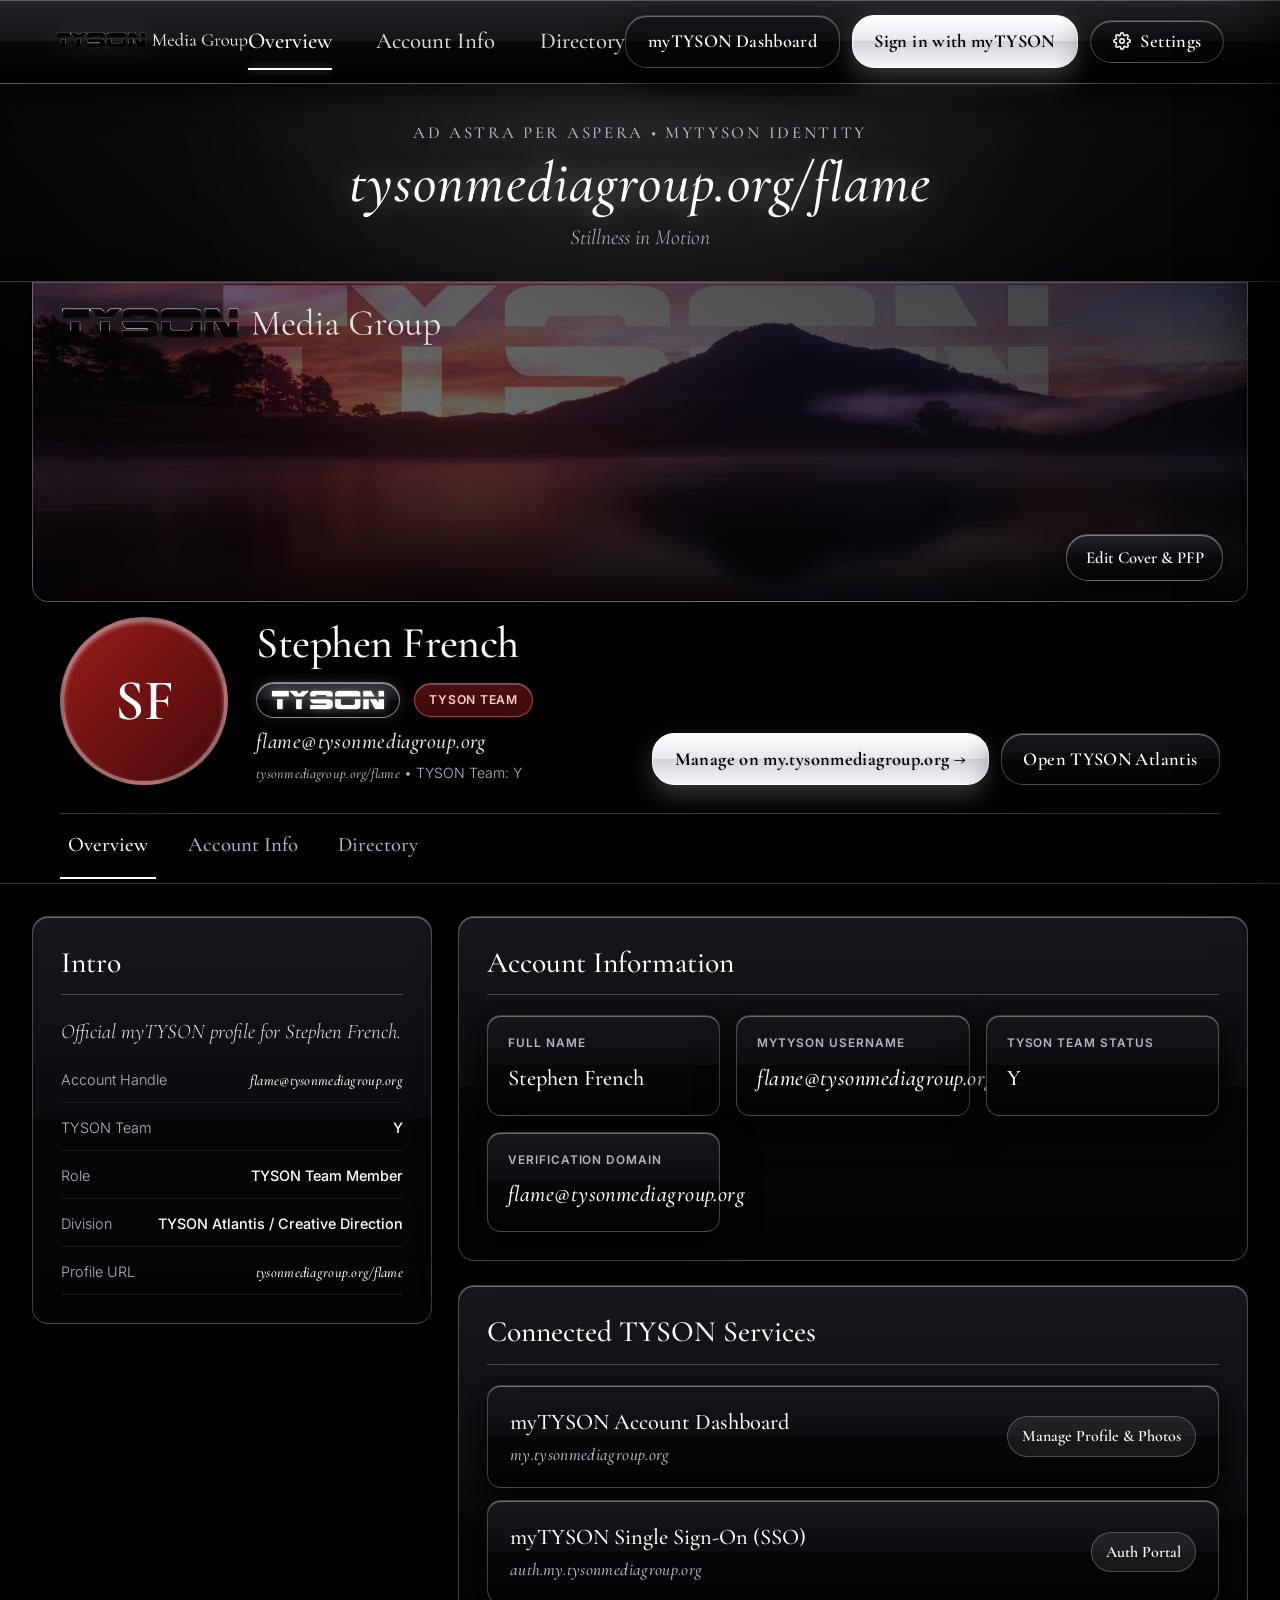
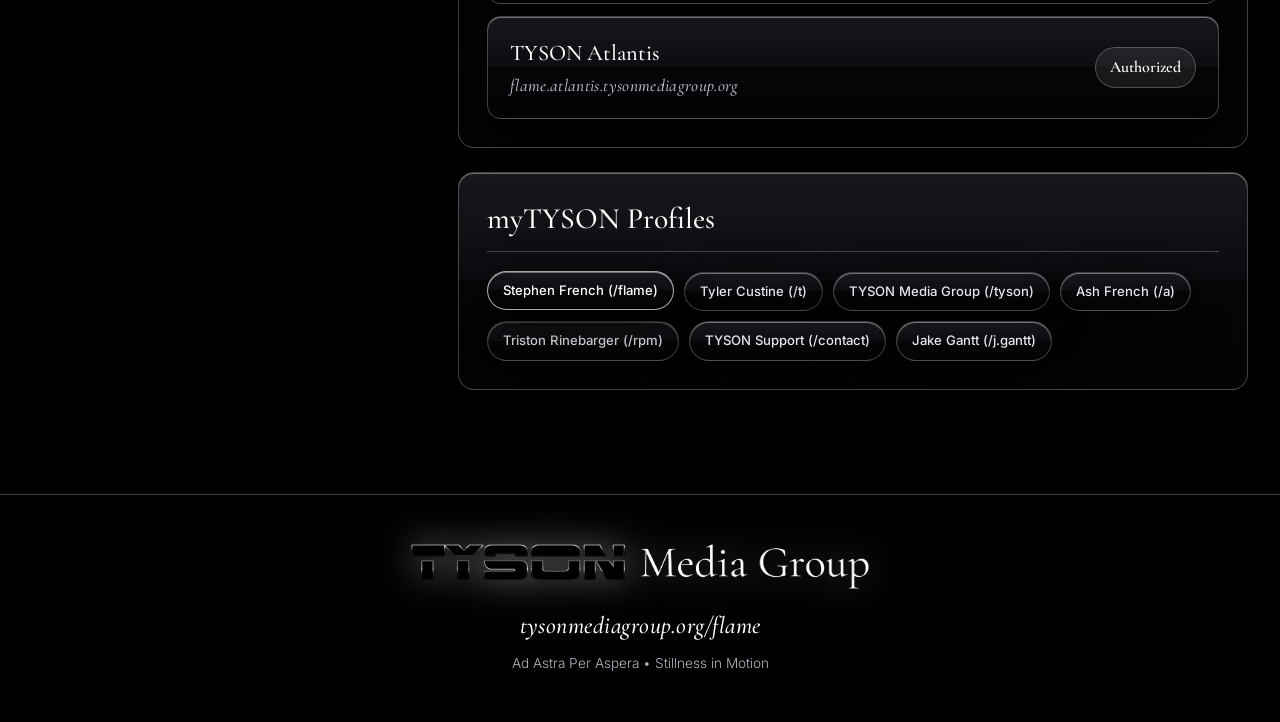
<file: flame/index.html>
<!DOCTYPE html>
<html lang="en" data-theme="noir-aero">
<head>
  <meta charset="UTF-8">
  <meta name="viewport" content="width=device-width, initial-scale=1.0">
  <title>Stephen French (flame@tysonmediagroup.org) | TYSON Media Group &bull; Stillness in Motion</title>
  <link rel="icon" type="image/png" href="/assets/myTYSONIcon.png">
  <link rel="apple-touch-icon" href="/assets/myTYSONIcon.png">
  <link rel="stylesheet" href="/mytyson.css">
</head>
<body data-profile-slug="flame">

  <!-- Global TYSON 3-Column Header (84px 50/50 Specular Split, Large Logo) -->
  <header class="main-header">
    <a href="/" class="topbar-left">
      <img src="/assets/TYSONMediaGroupBanner.png" alt="TYSON Media Group" class="logo-img">
    </a>

    <nav class="main-nav">
      <a href="#overview" class="nav-link active">Overview</a>
      <a href="#credentials" class="nav-link">Account Info</a>
      <a href="#directory" class="nav-link">Directory</a>
    </nav>

    <div class="topbar-right">
      <a href="https://my.tysonmediagroup.org?user=flame" class="top-btn js-dashboard-link">myTYSON Dashboard</a>
      <a href="https://auth.my.tysonmediagroup.org" class="top-btn top-btn-primary js-auth-link">Sign in with myTYSON</a>
      <button class="settings-toggle-btn" id="settings-toggle-btn" title="Theme &amp; Appearance Settings" aria-label="Settings">
        <svg width="18" height="18" viewBox="0 0 24 24" fill="none" stroke="currentColor" stroke-width="2" stroke-linecap="round" stroke-linejoin="round">
          <circle cx="12" cy="12" r="3"></circle>
          <path d="M19.4 15a1.65 1.65 0 0 0 .33 1.82l.06.06a2 2 0 0 1 0 2.83 2 2 0 0 1-2.83 0l-.06-.06a1.65 1.65 0 0 0-1.82-.33 1.65 1.65 0 0 0-1 1.51V21a2 2 0 0 1-2 2 2 2 0 0 1-2-2v-.09A1.65 1.65 0 0 0 9 19.4a1.65 1.65 0 0 0-1.82.33l-.06.06a2 2 0 0 1-2.83 0 2 2 0 0 1 0-2.83l.06-.06a1.65 1.65 0 0 0 .33-1.82 1.65 1.65 0 0 0-1.51-1H3a2 2 0 0 1-2-2 2 2 0 0 1 2-2h.09A1.65 1.65 0 0 0 4.6 9a1.65 1.65 0 0 0-.33-1.82l-.06-.06a2 2 0 0 1 0-2.83 2 2 0 0 1 2.83 0l.06.06a1.65 1.65 0 0 0 1.82.33H9a1.65 1.65 0 0 0 1-1.51V3a2 2 0 0 1 2-2 2 2 0 0 1 2 2v.09a1.65 1.65 0 0 0 1 1.51 1.65 1.65 0 0 0 1.82-.33l.06-.06a2 2 0 0 1 2.83 0 2 2 0 0 1 0 2.83l-.06.06a1.65 1.65 0 0 0-.33 1.82V9a1.65 1.65 0 0 0 1.51 1H21a2 2 0 0 1 2 2 2 2 0 0 1-2 2h-.09a1.65 1.65 0 0 0-1.51 1z"></path>
        </svg>
        <span>Settings</span>
      </button>
    </div>
  </header>

  <!-- Centerpiece Domain Stage -->
  <section class="tmg-editorial-stage">
    <span class="editorial-tag">Ad Astra Per Aspera &bull; myTYSON Identity</span>
    <h2 class="domain-centerpiece-title brand-tmg-domain">tysonmediagroup.org/flame</h2>
    <p class="domain-centerpiece-sub">Stillness in Motion</p>
  </section>

  <!-- Facebook-Style Profile Header Framed in TYSON Obsidian Gloss -->
  <section class="profile-header-shell">
    <div class="profile-header-container">
      <div class="cover-photo" id="profileCoverPhoto" style="background-image: linear-gradient(125deg, rgba(14, 16, 21, 0.35), rgba(5, 5, 8, 0.72)), url('/assets/tyson-t5s-login-backdrop.jpg'); background-size: cover; background-position: center;">
        <img src="/assets/TYSONMediaGroupBanner.png" alt="TYSON Media Group" class="cover-watermark">
        <a href="https://my.tysonmediagroup.org?user=flame" class="cover-edit-btn js-dashboard-link">Edit Cover &amp; PFP</a>
      </div>

      <div class="header-identity-row">
        <div class="header-identity-left">
          <div class="profile-avatar" id="profileAvatarBox" style="background: linear-gradient(135deg, #991b1b 0%, #450a0a 100%);">SF</div>
          <div class="identity-text">
            <div class="identity-name-line">
              <h1 class="identity-name" id="profileDisplayName">Stephen French</h1>
              <span class="tyson-logo-badge" title="Verified TYSON Account"><img src="/assets/tyson-white-badge.png" alt="TYSON"></span>
              <span class="role-badge badge-team">TYSON Team</span>
            </div>
            <div class="identity-handle brand-tmg-domain">flame@tysonmediagroup.org</div>
            <div class="identity-sub"><span class="brand-tmg-domain">tysonmediagroup.org/flame</span> &bull; TYSON Team: Y</div>
          </div>
        </div>

        <div class="topbar-right">
          <a href="https://my.tysonmediagroup.org?user=flame" class="top-btn top-btn-primary js-dashboard-link">Manage on my.tysonmediagroup.org &rarr;</a>
          <a href="https://flame.atlantis.tysonmediagroup.org" class="top-btn">Open TYSON Atlantis</a>
        </div>
      </div>

      <nav class="profile-tabs">
        <a href="#overview" class="profile-tab active">Overview</a>
        <a href="#credentials" class="profile-tab">Account Info</a>
        <a href="#directory" class="profile-tab">Directory</a>
      </nav>
    </div>
  </section>

  <main class="profile-body">
    <aside>
      <div class="panel-card">
        <h2 class="panel-title">Intro</h2>
        <p class="intro-bio" id="profileBioText">Official myTYSON profile for Stephen French.</p>
        <div class="info-list">
          <div class="info-item">
            <span class="info-label">Account Handle</span>
            <span class="info-value brand-tmg-domain">flame@tysonmediagroup.org</span>
          </div>
          <div class="info-item">
            <span class="info-label">TYSON Team</span>
            <span class="info-value">Y</span>
          </div>
          <div class="info-item">
            <span class="info-label">Role</span>
            <span class="info-value">TYSON Team Member</span>
          </div>
          <div class="info-item">
            <span class="info-label">Division</span>
            <span class="info-value" id="profileDivisionText">TYSON Atlantis / Creative Direction</span>
          </div>
          <div class="info-item">
            <span class="info-label">Profile URL</span>
            <span class="info-value brand-tmg-domain">tysonmediagroup.org/flame</span>
          </div>
        </div>
      </div>
    </aside>

    <section>
      <div class="panel-card" id="credentials">
        <h2 class="panel-title">Account Information</h2>
        <div class="detail-grid">
          <div class="detail-box">
            <div class="detail-box-label">Full Name</div>
            <div class="detail-box-value">Stephen French</div>
          </div>
          <div class="detail-box">
            <div class="detail-box-label">myTYSON Username</div>
            <div class="detail-box-value brand-tmg-domain">flame@tysonmediagroup.org</div>
          </div>
          <div class="detail-box">
            <div class="detail-box-label">TYSON Team Status</div>
            <div class="detail-box-value">Y</div>
          </div>
          <div class="detail-box">
            <div class="detail-box-label">Verification Domain</div>
            <div class="detail-box-value brand-tmg-domain">flame@tysonmediagroup.org</div>
          </div>
        </div>
      </div>

      <div class="panel-card" id="overview">
        <h2 class="panel-title">Connected TYSON Services</h2>
        <div class="service-list">
          <a href="https://my.tysonmediagroup.org?user=flame" class="service-row js-dashboard-link">
            <div>
              <div class="service-name">myTYSON Account Dashboard</div>
              <div class="service-url brand-tmg-domain">my.tysonmediagroup.org</div>
            </div>
            <span class="service-tag">Manage Profile &amp; Photos</span>
          </a>
          <a href="https://auth.my.tysonmediagroup.org" class="service-row js-auth-link">
            <div>
              <div class="service-name">myTYSON Single Sign-On (SSO)</div>
              <div class="service-url brand-tmg-domain">auth.my.tysonmediagroup.org</div>
            </div>
            <span class="service-tag">Auth Portal</span>
          </a>
          <a href="https://flame.atlantis.tysonmediagroup.org" class="service-row">
            <div>
              <div class="service-name">TYSON Atlantis</div>
              <div class="service-url brand-tmg-domain">flame.atlantis.tysonmediagroup.org</div>
            </div>
            <span class="service-tag">Authorized</span>
          </a>
        </div>
      </div>

      <div class="panel-card" id="directory">
        <h2 class="panel-title">myTYSON Profiles</h2>
        <div class="directory-pills">
          <a href="/flame" class="dir-pill active">Stephen French (/flame)</a>
          <a href="/t" class="dir-pill">Tyler Custine (/t)</a>
          <a href="/tyson" class="dir-pill">TYSON Media Group (/tyson)</a>
          <a href="/a" class="dir-pill">Ash French (/a)</a>
          <a href="/rpm" class="dir-pill">Triston Rinebarger (/rpm)</a>
          <a href="/contact" class="dir-pill">TYSON Support (/contact)</a>
          <a href="/j.gantt" class="dir-pill">Jake Gantt (/j.gantt)</a>
        </div>
      </div>
    </section>
  </main>

  <footer style="text-align: center; padding: 3rem 1.5rem; border-top: 1px solid var(--border-subtle);">
    <img src="/assets/TYSONMediaGroupBanner.png" alt="TYSON Media Group" class="footer-logo">
    <div class="brand-tmg-domain" style="font-size: 1.5rem; color: var(--text-white);">tysonmediagroup.org/flame</div>
    <div style="font-size: 0.85rem; color: var(--text-muted); margin-top: 6px;">Ad Astra Per Aspera &bull; Stillness in Motion</div>
  </footer>

  <!-- Slide-out Multi-Theme Settings Drawer -->
  <div class="settings-drawer-backdrop" id="settings-drawer-backdrop"></div>
  <aside class="settings-drawer" id="settings-drawer" aria-label="Appearance Settings">
    <div style="display: flex; align-items: center; justify-content: space-between; border-bottom: 1px solid var(--border-subtle); padding-bottom: 14px;">
      <h3 style="font-family: var(--font-heading); font-size: 1.75rem; font-weight: 500; color: var(--text-white);">Appearance &amp; Theme</h3>
      <button type="button" class="btn" id="settings-close-btn" style="padding: 6px 14px;">Close</button>
    </div>
    <p style="font-size: 0.88rem; color: var(--text-muted);">Select a TYSON Media Group visual theme:</p>
    <div style="display: flex; flex-direction: column; gap: 10px;">
      <button type="button" class="theme-option-btn active" data-set-theme="noir-aero">
        <span>Black Frutiger Aero</span>
        <span style="font-size: 0.78rem; color: var(--text-muted);">Obsidian Gloss</span>
      </button>
      <button type="button" class="theme-option-btn" data-set-theme="noir">
        <span>Noir Midnight</span>
        <span style="font-size: 0.78rem; color: var(--text-muted);">Architectural Flat</span>
      </button>
      <button type="button" class="theme-option-btn" data-set-theme="frutiger">
        <span>Frutiger Aero Aqua</span>
        <span style="font-size: 0.78rem; color: var(--text-muted);">Machined Glass</span>
      </button>
      <button type="button" class="theme-option-btn" data-set-theme="wii">
        <span>Nintendo Wii</span>
        <span style="font-size: 0.78rem; color: var(--text-muted);">System Channels</span>
      </button>
      <button type="button" class="theme-option-btn" data-set-theme="nature">
        <span>Nature Botanical</span>
        <span style="font-size: 0.78rem; color: var(--text-muted);">Deep Moss</span>
      </button>
    </div>
  </aside>

  <script src="/mytyson.js"></script>
</body>
</html>
</file>
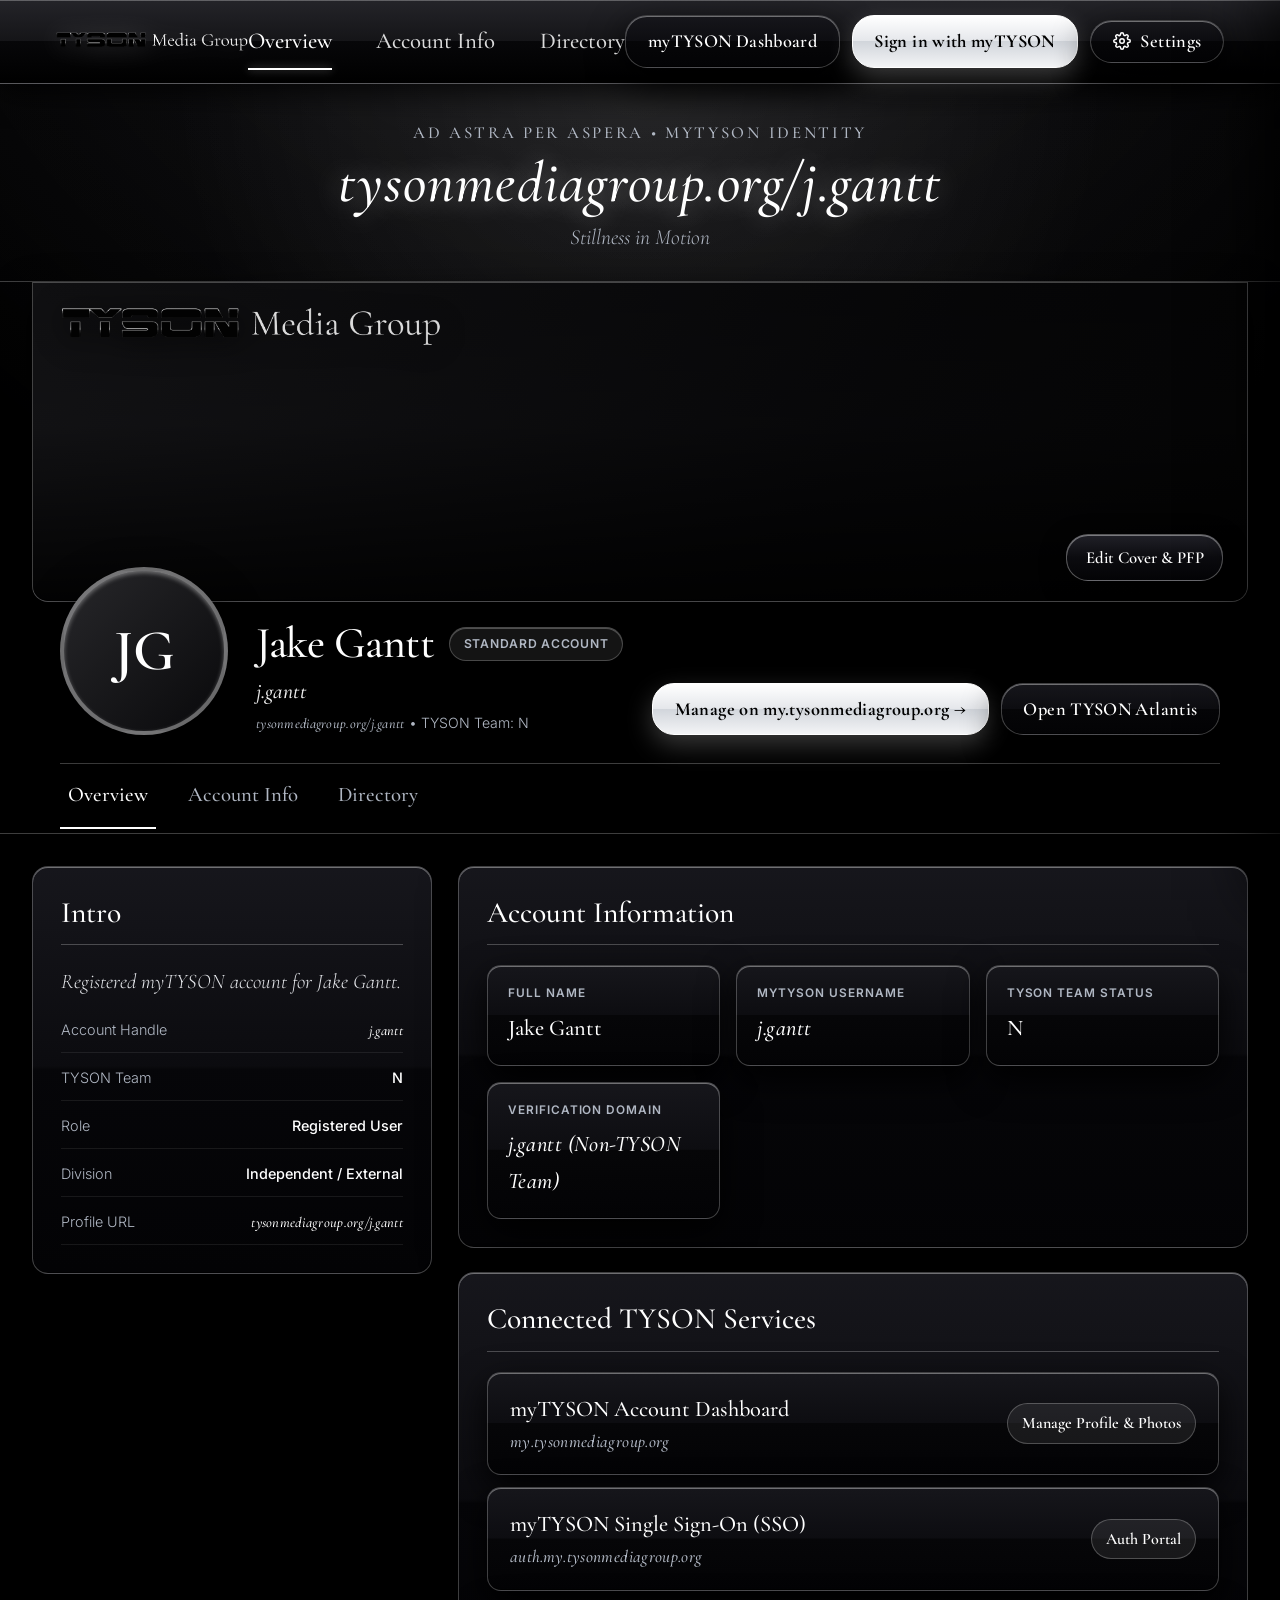
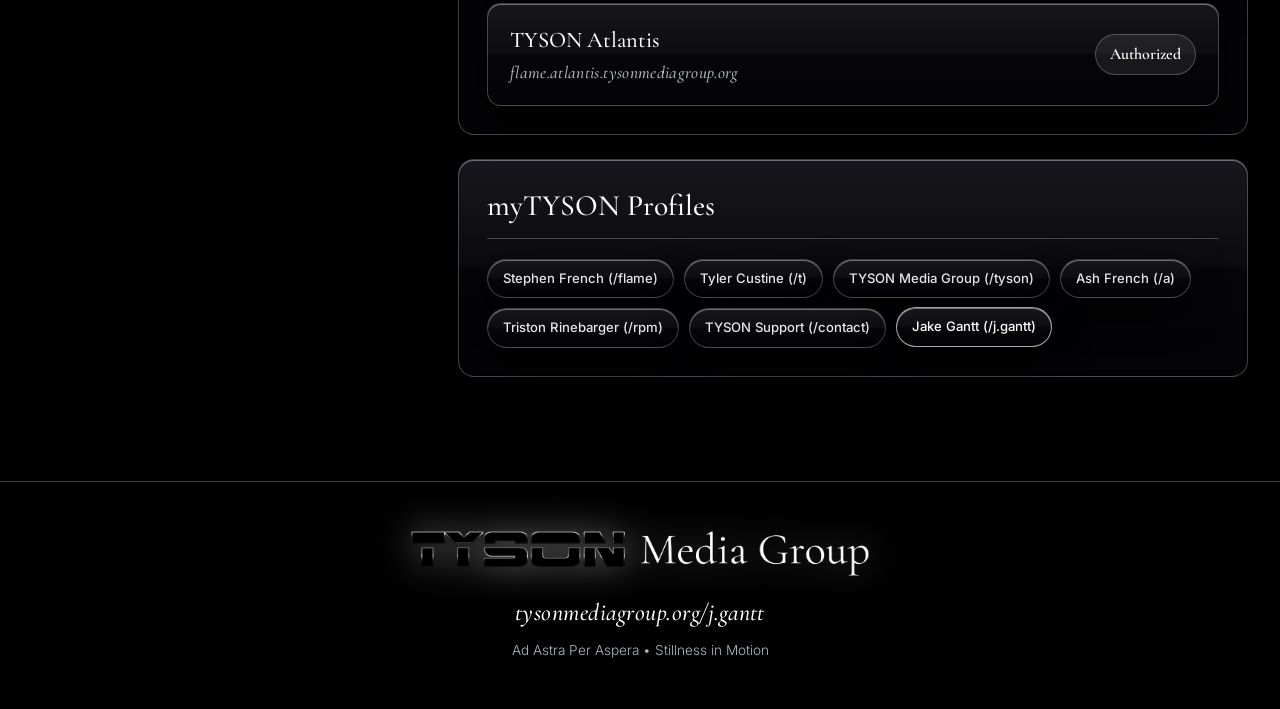
<file: j.gantt/index.html>
<!DOCTYPE html>
<html lang="en" data-theme="noir-aero">
<head>
  <meta charset="UTF-8">
  <meta name="viewport" content="width=device-width, initial-scale=1.0">
  <title>Jake Gantt (j.gantt) | TYSON Media Group &bull; Stillness in Motion</title>
  <link rel="icon" type="image/png" href="/assets/myTYSONIcon.png">
  <link rel="apple-touch-icon" href="/assets/myTYSONIcon.png">
  <link rel="stylesheet" href="/mytyson.css">
</head>
<body data-profile-slug="j.gantt">

  <!-- Global TYSON 3-Column Header (84px 50/50 Specular Split, Large Logo) -->
  <header class="main-header">
    <a href="/" class="topbar-left">
      <img src="/assets/TYSONMediaGroupBanner.png" alt="TYSON Media Group" class="logo-img">
    </a>

    <nav class="main-nav">
      <a href="#overview" class="nav-link active">Overview</a>
      <a href="#credentials" class="nav-link">Account Info</a>
      <a href="#directory" class="nav-link">Directory</a>
    </nav>

    <div class="topbar-right">
      <a href="https://my.tysonmediagroup.org?user=j.gantt" class="top-btn js-dashboard-link">myTYSON Dashboard</a>
      <a href="https://auth.my.tysonmediagroup.org" class="top-btn top-btn-primary js-auth-link">Sign in with myTYSON</a>
      <button class="settings-toggle-btn" id="settings-toggle-btn" title="Theme &amp; Appearance Settings" aria-label="Settings">
        <svg width="18" height="18" viewBox="0 0 24 24" fill="none" stroke="currentColor" stroke-width="2" stroke-linecap="round" stroke-linejoin="round">
          <circle cx="12" cy="12" r="3"></circle>
          <path d="M19.4 15a1.65 1.65 0 0 0 .33 1.82l.06.06a2 2 0 0 1 0 2.83 2 2 0 0 1-2.83 0l-.06-.06a1.65 1.65 0 0 0-1.82-.33 1.65 1.65 0 0 0-1 1.51V21a2 2 0 0 1-2 2 2 2 0 0 1-2-2v-.09A1.65 1.65 0 0 0 9 19.4a1.65 1.65 0 0 0-1.82.33l-.06.06a2 2 0 0 1-2.83 0 2 2 0 0 1 0-2.83l.06-.06a1.65 1.65 0 0 0 .33-1.82 1.65 1.65 0 0 0-1.51-1H3a2 2 0 0 1-2-2 2 2 0 0 1 2-2h.09A1.65 1.65 0 0 0 4.6 9a1.65 1.65 0 0 0-.33-1.82l-.06-.06a2 2 0 0 1 0-2.83 2 2 0 0 1 2.83 0l.06.06a1.65 1.65 0 0 0 1.82.33H9a1.65 1.65 0 0 0 1-1.51V3a2 2 0 0 1 2-2 2 2 0 0 1 2 2v.09a1.65 1.65 0 0 0 1 1.51 1.65 1.65 0 0 0 1.82-.33l.06-.06a2 2 0 0 1 2.83 0 2 2 0 0 1 0 2.83l-.06.06a1.65 1.65 0 0 0-.33 1.82V9a1.65 1.65 0 0 0 1.51 1H21a2 2 0 0 1 2 2 2 2 0 0 1-2 2h-.09a1.65 1.65 0 0 0-1.51 1z"></path>
        </svg>
        <span>Settings</span>
      </button>
    </div>
  </header>

  <!-- Centerpiece Domain Stage -->
  <section class="tmg-editorial-stage">
    <span class="editorial-tag">Ad Astra Per Aspera &bull; myTYSON Identity</span>
    <h2 class="domain-centerpiece-title brand-tmg-domain">tysonmediagroup.org/j.gantt</h2>
    <p class="domain-centerpiece-sub">Stillness in Motion</p>
  </section>

  <!-- Facebook-Style Profile Header Framed in TYSON Obsidian Gloss -->
  <section class="profile-header-shell">
    <div class="profile-header-container">
      <div class="cover-photo" id="profileCoverPhoto" style="background: linear-gradient(125deg, #18181b 0%, #09090b 65%, #050505 100%);">
        <img src="/assets/TYSONMediaGroupBanner.png" alt="TYSON Media Group" class="cover-watermark">
        <a href="https://my.tysonmediagroup.org?user=j.gantt" class="cover-edit-btn js-dashboard-link">Edit Cover &amp; PFP</a>
      </div>

      <div class="header-identity-row">
        <div class="header-identity-left">
          <div class="profile-avatar" id="profileAvatarBox" style="background: linear-gradient(135deg, #27272a 0%, #09090b 100%);">JG</div>
          <div class="identity-text">
            <div class="identity-name-line">
              <h1 class="identity-name" id="profileDisplayName">Jake Gantt</h1>
              
              <span class="role-badge badge-member">Standard Account</span>
            </div>
            <div class="identity-handle brand-tmg-domain">j.gantt</div>
            <div class="identity-sub"><span class="brand-tmg-domain">tysonmediagroup.org/j.gantt</span> &bull; TYSON Team: N</div>
          </div>
        </div>

        <div class="topbar-right">
          <a href="https://my.tysonmediagroup.org?user=j.gantt" class="top-btn top-btn-primary js-dashboard-link">Manage on my.tysonmediagroup.org &rarr;</a>
          <a href="https://flame.atlantis.tysonmediagroup.org" class="top-btn">Open TYSON Atlantis</a>
        </div>
      </div>

      <nav class="profile-tabs">
        <a href="#overview" class="profile-tab active">Overview</a>
        <a href="#credentials" class="profile-tab">Account Info</a>
        <a href="#directory" class="profile-tab">Directory</a>
      </nav>
    </div>
  </section>

  <main class="profile-body">
    <aside>
      <div class="panel-card">
        <h2 class="panel-title">Intro</h2>
        <p class="intro-bio" id="profileBioText">Registered myTYSON account for Jake Gantt.</p>
        <div class="info-list">
          <div class="info-item">
            <span class="info-label">Account Handle</span>
            <span class="info-value brand-tmg-domain">j.gantt</span>
          </div>
          <div class="info-item">
            <span class="info-label">TYSON Team</span>
            <span class="info-value">N</span>
          </div>
          <div class="info-item">
            <span class="info-label">Role</span>
            <span class="info-value">Registered User</span>
          </div>
          <div class="info-item">
            <span class="info-label">Division</span>
            <span class="info-value" id="profileDivisionText">Independent / External</span>
          </div>
          <div class="info-item">
            <span class="info-label">Profile URL</span>
            <span class="info-value brand-tmg-domain">tysonmediagroup.org/j.gantt</span>
          </div>
        </div>
      </div>
    </aside>

    <section>
      <div class="panel-card" id="credentials">
        <h2 class="panel-title">Account Information</h2>
        <div class="detail-grid">
          <div class="detail-box">
            <div class="detail-box-label">Full Name</div>
            <div class="detail-box-value">Jake Gantt</div>
          </div>
          <div class="detail-box">
            <div class="detail-box-label">myTYSON Username</div>
            <div class="detail-box-value brand-tmg-domain">j.gantt</div>
          </div>
          <div class="detail-box">
            <div class="detail-box-label">TYSON Team Status</div>
            <div class="detail-box-value">N</div>
          </div>
          <div class="detail-box">
            <div class="detail-box-label">Verification Domain</div>
            <div class="detail-box-value brand-tmg-domain">j.gantt (Non-TYSON Team)</div>
          </div>
        </div>
      </div>

      <div class="panel-card" id="overview">
        <h2 class="panel-title">Connected TYSON Services</h2>
        <div class="service-list">
          <a href="https://my.tysonmediagroup.org?user=j.gantt" class="service-row js-dashboard-link">
            <div>
              <div class="service-name">myTYSON Account Dashboard</div>
              <div class="service-url brand-tmg-domain">my.tysonmediagroup.org</div>
            </div>
            <span class="service-tag">Manage Profile &amp; Photos</span>
          </a>
          <a href="https://auth.my.tysonmediagroup.org" class="service-row js-auth-link">
            <div>
              <div class="service-name">myTYSON Single Sign-On (SSO)</div>
              <div class="service-url brand-tmg-domain">auth.my.tysonmediagroup.org</div>
            </div>
            <span class="service-tag">Auth Portal</span>
          </a>
          <a href="https://flame.atlantis.tysonmediagroup.org" class="service-row">
            <div>
              <div class="service-name">TYSON Atlantis</div>
              <div class="service-url brand-tmg-domain">flame.atlantis.tysonmediagroup.org</div>
            </div>
            <span class="service-tag">Authorized</span>
          </a>
        </div>
      </div>

      <div class="panel-card" id="directory">
        <h2 class="panel-title">myTYSON Profiles</h2>
        <div class="directory-pills">
          <a href="/flame" class="dir-pill">Stephen French (/flame)</a>
          <a href="/t" class="dir-pill">Tyler Custine (/t)</a>
          <a href="/tyson" class="dir-pill">TYSON Media Group (/tyson)</a>
          <a href="/a" class="dir-pill">Ash French (/a)</a>
          <a href="/rpm" class="dir-pill">Triston Rinebarger (/rpm)</a>
          <a href="/contact" class="dir-pill">TYSON Support (/contact)</a>
          <a href="/j.gantt" class="dir-pill active">Jake Gantt (/j.gantt)</a>
        </div>
      </div>
    </section>
  </main>

  <footer style="text-align: center; padding: 3rem 1.5rem; border-top: 1px solid var(--border-subtle);">
    <img src="/assets/TYSONMediaGroupBanner.png" alt="TYSON Media Group" class="footer-logo">
    <div class="brand-tmg-domain" style="font-size: 1.5rem; color: var(--text-white);">tysonmediagroup.org/j.gantt</div>
    <div style="font-size: 0.85rem; color: var(--text-muted); margin-top: 6px;">Ad Astra Per Aspera &bull; Stillness in Motion</div>
  </footer>

  <!-- Slide-out Multi-Theme Settings Drawer -->
  <div class="settings-drawer-backdrop" id="settings-drawer-backdrop"></div>
  <aside class="settings-drawer" id="settings-drawer" aria-label="Appearance Settings">
    <div style="display: flex; align-items: center; justify-content: space-between; border-bottom: 1px solid var(--border-subtle); padding-bottom: 14px;">
      <h3 style="font-family: var(--font-heading); font-size: 1.75rem; font-weight: 500; color: var(--text-white);">Appearance &amp; Theme</h3>
      <button type="button" class="btn" id="settings-close-btn" style="padding: 6px 14px;">Close</button>
    </div>
    <p style="font-size: 0.88rem; color: var(--text-muted);">Select a TYSON Media Group visual theme:</p>
    <div style="display: flex; flex-direction: column; gap: 10px;">
      <button type="button" class="theme-option-btn active" data-set-theme="noir-aero">
        <span>Black Frutiger Aero</span>
        <span style="font-size: 0.78rem; color: var(--text-muted);">Obsidian Gloss</span>
      </button>
      <button type="button" class="theme-option-btn" data-set-theme="noir">
        <span>Noir Midnight</span>
        <span style="font-size: 0.78rem; color: var(--text-muted);">Architectural Flat</span>
      </button>
      <button type="button" class="theme-option-btn" data-set-theme="frutiger">
        <span>Frutiger Aero Aqua</span>
        <span style="font-size: 0.78rem; color: var(--text-muted);">Machined Glass</span>
      </button>
      <button type="button" class="theme-option-btn" data-set-theme="wii">
        <span>Nintendo Wii</span>
        <span style="font-size: 0.78rem; color: var(--text-muted);">System Channels</span>
      </button>
      <button type="button" class="theme-option-btn" data-set-theme="nature">
        <span>Nature Botanical</span>
        <span style="font-size: 0.78rem; color: var(--text-muted);">Deep Moss</span>
      </button>
    </div>
  </aside>

  <script src="/mytyson.js"></script>
</body>
</html>
</file>
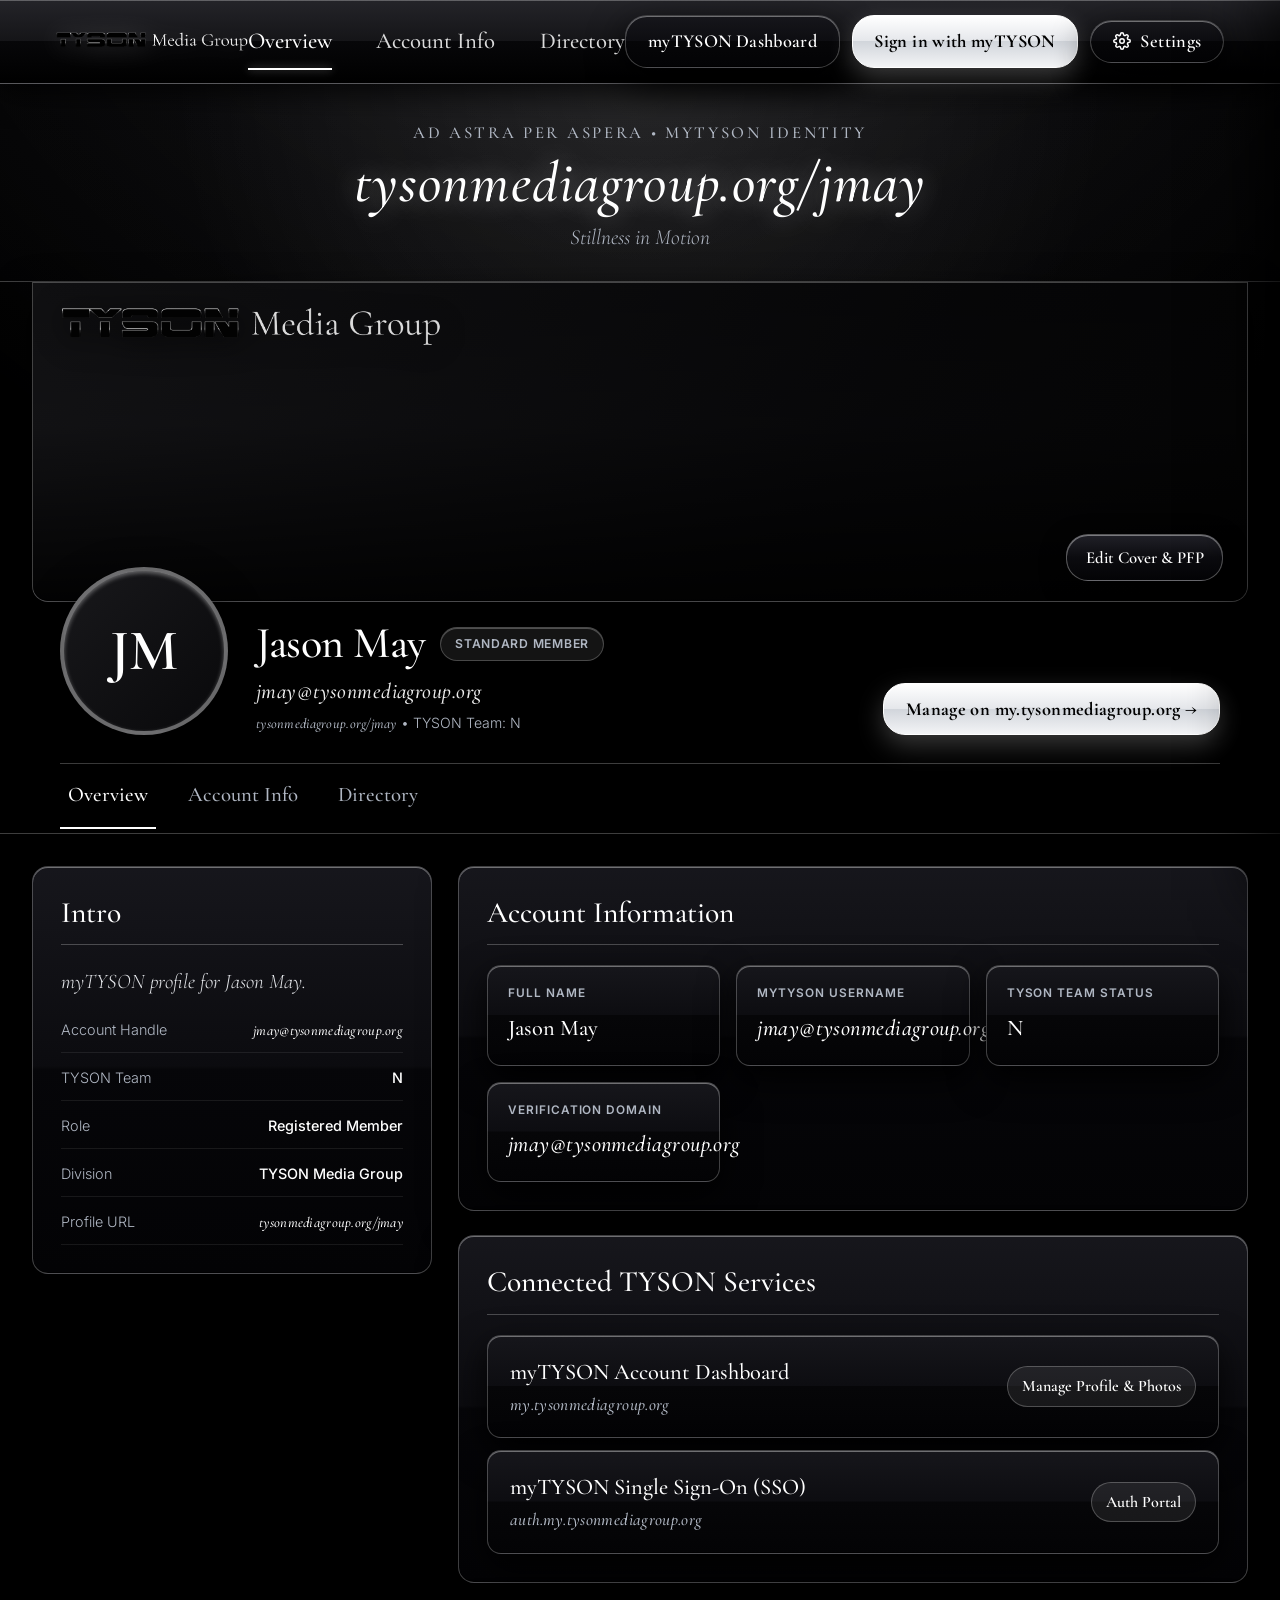
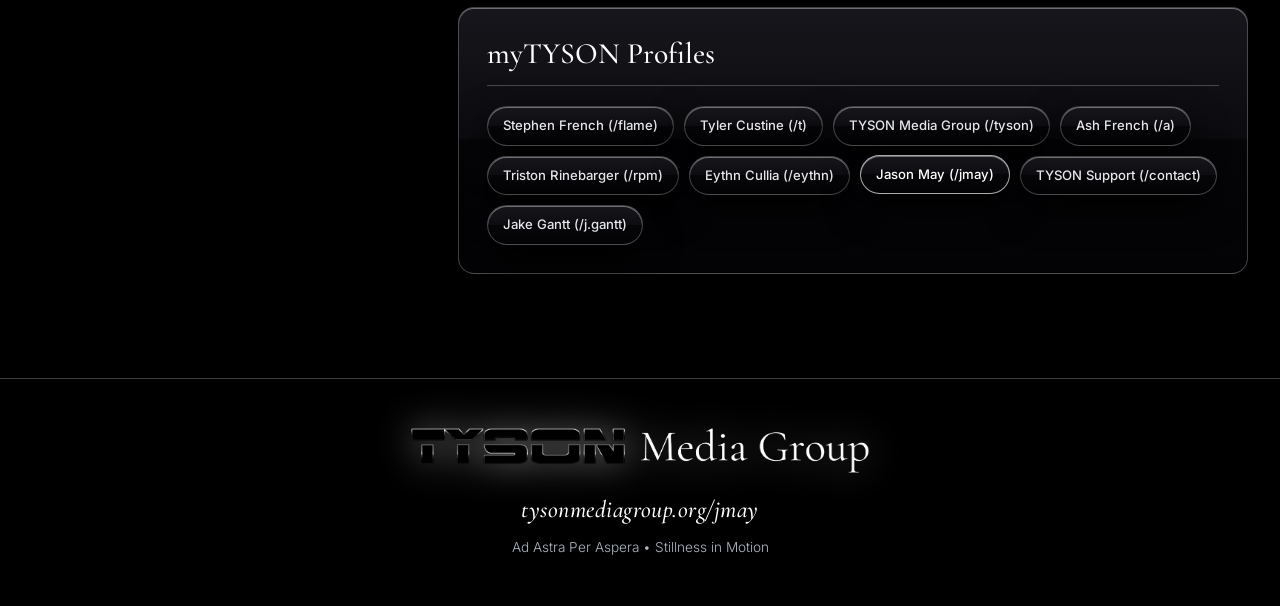
<file: jmay/index.html>
<!DOCTYPE html>
<html lang="en" data-theme="noir-aero">
<head>
  <meta charset="UTF-8">
  <meta name="viewport" content="width=device-width, initial-scale=1.0">
  <title>Jason May (jmay@tysonmediagroup.org) | TYSON Media Group &bull; Stillness in Motion</title>
  <link rel="icon" type="image/png" href="/assets/myTYSONIcon.png">
  <link rel="apple-touch-icon" href="/assets/myTYSONIcon.png">
  <link rel="stylesheet" href="/mytyson.css">
</head>
<body data-profile-slug="jmay">

  <!-- Global TYSON 3-Column Header (84px 50/50 Specular Split, Large Logo) -->
  <header class="main-header">
    <a href="/" class="topbar-left">
      <img src="/assets/TYSONMediaGroupBanner.png" alt="TYSON Media Group" class="logo-img">
    </a>

    <nav class="main-nav">
      <a href="#overview" class="nav-link active">Overview</a>
      <a href="#credentials" class="nav-link">Account Info</a>
      <a href="#directory" class="nav-link">Directory</a>
    </nav>

    <div class="topbar-right">
      <a href="https://my.tysonmediagroup.org?user=jmay" class="top-btn js-dashboard-link">myTYSON Dashboard</a>
      <a href="https://auth.my.tysonmediagroup.org" class="top-btn top-btn-primary js-auth-link">Sign in with myTYSON</a>
      <button class="settings-toggle-btn" id="settings-toggle-btn" title="Theme &amp; Appearance Settings" aria-label="Settings">
        <svg width="18" height="18" viewBox="0 0 24 24" fill="none" stroke="currentColor" stroke-width="2" stroke-linecap="round" stroke-linejoin="round">
          <circle cx="12" cy="12" r="3"></circle>
          <path d="M19.4 15a1.65 1.65 0 0 0 .33 1.82l.06.06a2 2 0 0 1 0 2.83 2 2 0 0 1-2.83 0l-.06-.06a1.65 1.65 0 0 0-1.82-.33 1.65 1.65 0 0 0-1 1.51V21a2 2 0 0 1-2 2 2 2 0 0 1-2-2v-.09A1.65 1.65 0 0 0 9 19.4a1.65 1.65 0 0 0-1.82.33l-.06.06a2 2 0 0 1-2.83 0 2 2 0 0 1 0-2.83l.06-.06a1.65 1.65 0 0 0 .33-1.82 1.65 1.65 0 0 0-1.51-1H3a2 2 0 0 1-2-2 2 2 0 0 1 2-2h.09A1.65 1.65 0 0 0 4.6 9a1.65 1.65 0 0 0-.33-1.82l-.06-.06a2 2 0 0 1 0-2.83 2 2 0 0 1 2.83 0l.06.06a1.65 1.65 0 0 0 1.82.33H9a1.65 1.65 0 0 0 1-1.51V3a2 2 0 0 1 2-2 2 2 0 0 1 2 2v.09a1.65 1.65 0 0 0 1 1.51 1.65 1.65 0 0 0 1.82-.33l.06-.06a2 2 0 0 1 2.83 0 2 2 0 0 1 0 2.83l-.06.06a1.65 1.65 0 0 0-.33 1.82V9a1.65 1.65 0 0 0 1.51 1H21a2 2 0 0 1 2 2 2 2 0 0 1-2 2h-.09a1.65 1.65 0 0 0-1.51 1z"></path>
        </svg>
        <span>Settings</span>
      </button>
    </div>
  </header>

  <!-- Centerpiece Domain Stage -->
  <section class="tmg-editorial-stage">
    <span class="editorial-tag">Ad Astra Per Aspera &bull; myTYSON Identity</span>
    <h2 class="domain-centerpiece-title brand-tmg-domain">tysonmediagroup.org/jmay</h2>
    <p class="domain-centerpiece-sub">Stillness in Motion</p>
  </section>

  <!-- Facebook-Style Profile Header Framed in TYSON Obsidian Gloss -->
  <section class="profile-header-shell">
    <div class="profile-header-container">
      <div class="cover-photo" id="profileCoverPhoto" style="background-image: linear-gradient(125deg, #18181b 0%, #09090b 65%, #050505 100%); background-size: cover; background-position: center;">
        <img src="/assets/TYSONMediaGroupBanner.png" alt="TYSON Media Group" class="cover-watermark">
        <a href="https://my.tysonmediagroup.org?user=jmay" class="cover-edit-btn js-dashboard-link">Edit Cover &amp; PFP</a>
      </div>

      <div class="header-identity-row">
        <div class="header-identity-left">
          <div class="profile-avatar" id="profileAvatarBox" style="background: linear-gradient(135deg, #18181b 0%, #09090b 100%);">JM</div>
          <div class="identity-text">
            <div class="identity-name-line">
              <h1 class="identity-name" id="profileDisplayName">Jason May</h1>
              <span class="role-badge badge-member">Standard Member</span>
            </div>
            <div class="identity-handle brand-tmg-domain">jmay@tysonmediagroup.org</div>
            <div class="identity-sub"><span class="brand-tmg-domain">tysonmediagroup.org/jmay</span> &bull; TYSON Team: N</div>
          </div>
        </div>

        <div class="topbar-right">
          <a href="https://my.tysonmediagroup.org?user=jmay" class="top-btn top-btn-primary js-dashboard-link">Manage on my.tysonmediagroup.org &rarr;</a>
        </div>
      </div>

      <nav class="profile-tabs">
        <a href="#overview" class="profile-tab active">Overview</a>
        <a href="#credentials" class="profile-tab">Account Info</a>
        <a href="#directory" class="profile-tab">Directory</a>
      </nav>
    </div>
  </section>

  <main class="profile-body">
    <aside>
      <div class="panel-card">
        <h2 class="panel-title">Intro</h2>
        <p class="intro-bio" id="profileBioText">myTYSON profile for Jason May.</p>
        <div class="info-list">
          <div class="info-item">
            <span class="info-label">Account Handle</span>
            <span class="info-value brand-tmg-domain">jmay@tysonmediagroup.org</span>
          </div>
          <div class="info-item">
            <span class="info-label">TYSON Team</span>
            <span class="info-value">N</span>
          </div>
          <div class="info-item">
            <span class="info-label">Role</span>
            <span class="info-value">Registered Member</span>
          </div>
          <div class="info-item">
            <span class="info-label">Division</span>
            <span class="info-value" id="profileDivisionText">TYSON Media Group</span>
          </div>
          <div class="info-item">
            <span class="info-label">Profile URL</span>
            <span class="info-value brand-tmg-domain">tysonmediagroup.org/jmay</span>
          </div>
        </div>
      </div>
    </aside>

    <section>
      <div class="panel-card" id="credentials">
        <h2 class="panel-title">Account Information</h2>
        <div class="detail-grid">
          <div class="detail-box">
            <div class="detail-box-label">Full Name</div>
            <div class="detail-box-value">Jason May</div>
          </div>
          <div class="detail-box">
            <div class="detail-box-label">myTYSON Username</div>
            <div class="detail-box-value brand-tmg-domain">jmay@tysonmediagroup.org</div>
          </div>
          <div class="detail-box">
            <div class="detail-box-label">TYSON Team Status</div>
            <div class="detail-box-value">N</div>
          </div>
          <div class="detail-box">
            <div class="detail-box-label">Verification Domain</div>
            <div class="detail-box-value brand-tmg-domain">jmay@tysonmediagroup.org</div>
          </div>
        </div>
      </div>

      <div class="panel-card" id="overview">
        <h2 class="panel-title">Connected TYSON Services</h2>
        <div class="service-list">
          <a href="https://my.tysonmediagroup.org?user=jmay" class="service-row js-dashboard-link">
            <div>
              <div class="service-name">myTYSON Account Dashboard</div>
              <div class="service-url brand-tmg-domain">my.tysonmediagroup.org</div>
            </div>
            <span class="service-tag">Manage Profile &amp; Photos</span>
          </a>
          <a href="https://auth.my.tysonmediagroup.org" class="service-row js-auth-link">
            <div>
              <div class="service-name">myTYSON Single Sign-On (SSO)</div>
              <div class="service-url brand-tmg-domain">auth.my.tysonmediagroup.org</div>
            </div>
            <span class="service-tag">Auth Portal</span>
          </a>
        </div>
      </div>

      <div class="panel-card" id="directory">
        <h2 class="panel-title">myTYSON Profiles</h2>
        <div class="directory-pills">
          <a href="/flame" class="dir-pill">Stephen French (/flame)</a>
          <a href="/t" class="dir-pill">Tyler Custine (/t)</a>
          <a href="/tyson" class="dir-pill">TYSON Media Group (/tyson)</a>
          <a href="/a" class="dir-pill">Ash French (/a)</a>
          <a href="/rpm" class="dir-pill">Triston Rinebarger (/rpm)</a>
          <a href="/eythn" class="dir-pill">Eythn Cullia (/eythn)</a>
          <a href="/jmay" class="dir-pill active">Jason May (/jmay)</a>
          <a href="/contact" class="dir-pill">TYSON Support (/contact)</a>
          <a href="/j.gantt" class="dir-pill">Jake Gantt (/j.gantt)</a>
        </div>
      </div>
    </section>
  </main>

  <footer style="text-align: center; padding: 3rem 1.5rem; border-top: 1px solid var(--border-subtle);">
    <img src="/assets/TYSONMediaGroupBanner.png" alt="TYSON Media Group" class="footer-logo">
    <div class="brand-tmg-domain" style="font-size: 1.5rem; color: var(--text-white);">tysonmediagroup.org/jmay</div>
    <div style="font-size: 0.85rem; color: var(--text-muted); margin-top: 6px;">Ad Astra Per Aspera &bull; Stillness in Motion</div>
  </footer>

  <!-- Slide-out Multi-Theme Settings Drawer -->
  <div class="settings-drawer-backdrop" id="settings-drawer-backdrop"></div>
  <aside class="settings-drawer" id="settings-drawer" aria-label="Appearance Settings">
    <div style="display: flex; align-items: center; justify-content: space-between; border-bottom: 1px solid var(--border-subtle); padding-bottom: 14px;">
      <h3 style="font-family: var(--font-heading); font-size: 1.75rem; font-weight: 500; color: var(--text-white);">Appearance &amp; Theme</h3>
      <button type="button" class="btn" id="settings-close-btn" style="padding: 6px 14px;">Close</button>
    </div>
    <p style="font-size: 0.88rem; color: var(--text-muted);">Select a TYSON Media Group visual theme:</p>
    <div style="display: flex; flex-direction: column; gap: 10px;">
      <button type="button" class="theme-option-btn active" data-set-theme="noir-aero">
        <span>Black Frutiger Aero</span>
        <span style="font-size: 0.78rem; color: var(--text-muted);">Obsidian Gloss</span>
      </button>
      <button type="button" class="theme-option-btn" data-set-theme="noir">
        <span>Noir Midnight</span>
        <span style="font-size: 0.78rem; color: var(--text-muted);">Architectural Flat</span>
      </button>
      <button type="button" class="theme-option-btn" data-set-theme="frutiger">
        <span>Frutiger Aero Aqua</span>
        <span style="font-size: 0.78rem; color: var(--text-muted);">Machined Glass</span>
      </button>
      <button type="button" class="theme-option-btn" data-set-theme="wii">
        <span>Nintendo Wii</span>
        <span style="font-size: 0.78rem; color: var(--text-muted);">System Channels</span>
      </button>
      <button type="button" class="theme-option-btn" data-set-theme="nature">
        <span>Nature Botanical</span>
        <span style="font-size: 0.78rem; color: var(--text-muted);">Deep Moss</span>
      </button>
    </div>
  </aside>

  <script src="/mytyson.js"></script>
</body>
</html>
</file>
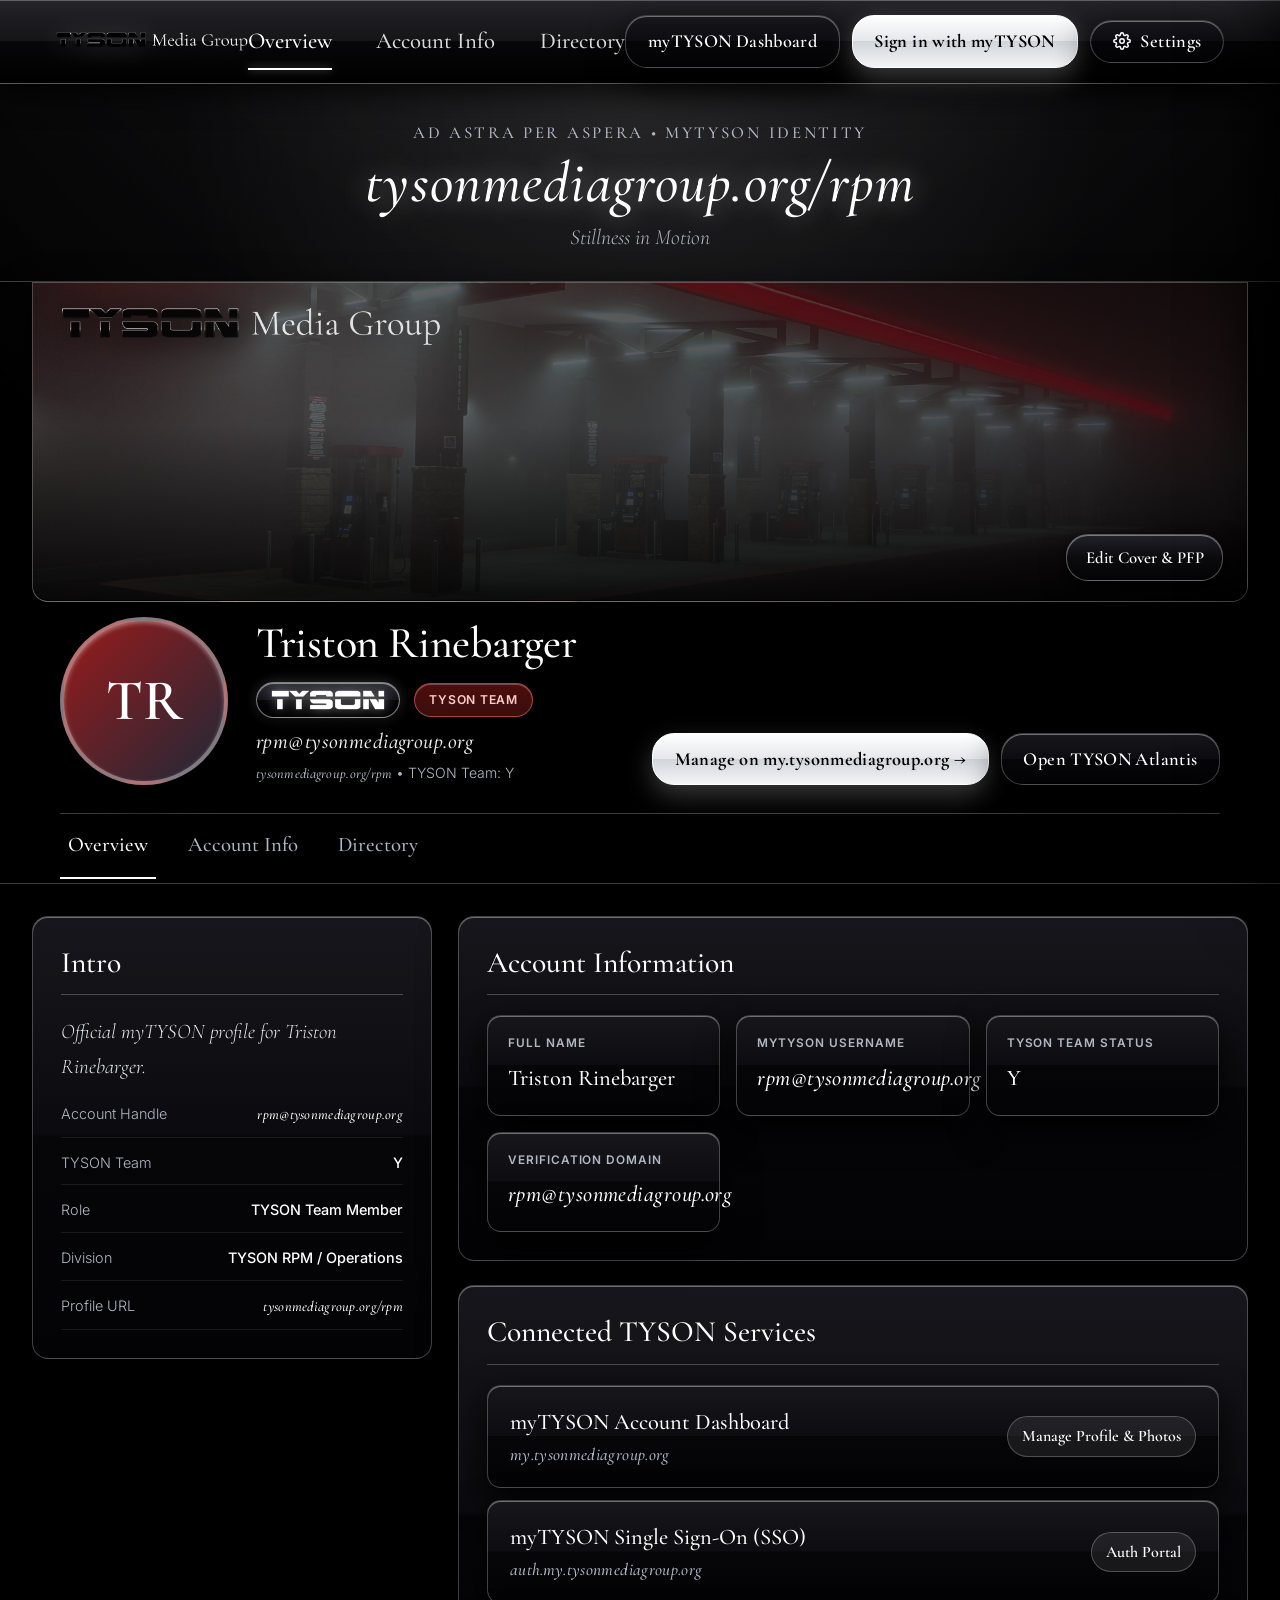
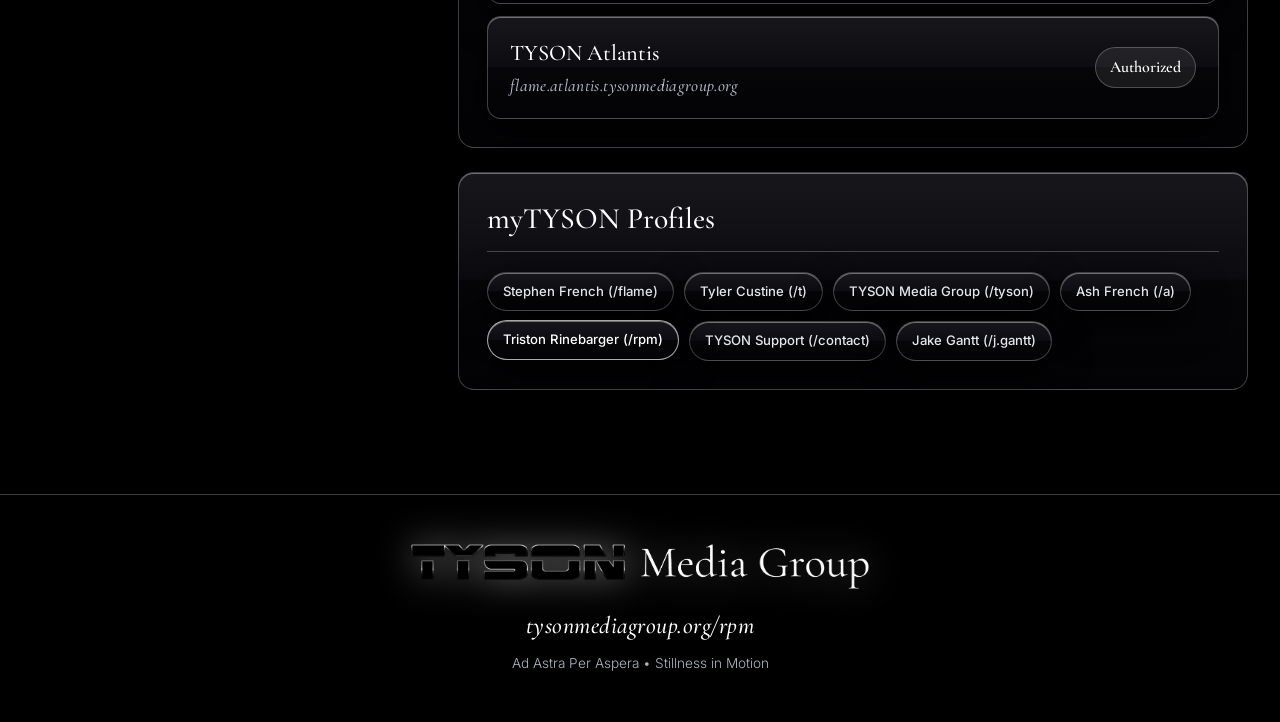
<file: rpm/index.html>
<!DOCTYPE html>
<html lang="en" data-theme="noir-aero">
<head>
  <meta charset="UTF-8">
  <meta name="viewport" content="width=device-width, initial-scale=1.0">
  <title>Triston Rinebarger (rpm@tysonmediagroup.org) | TYSON Media Group &bull; Stillness in Motion</title>
  <link rel="icon" type="image/png" href="/assets/myTYSONIcon.png">
  <link rel="apple-touch-icon" href="/assets/myTYSONIcon.png">
  <link rel="stylesheet" href="/mytyson.css">
</head>
<body data-profile-slug="rpm">

  <!-- Global TYSON 3-Column Header (84px 50/50 Specular Split, Large Logo) -->
  <header class="main-header">
    <a href="/" class="topbar-left">
      <img src="/assets/TYSONMediaGroupBanner.png" alt="TYSON Media Group" class="logo-img">
    </a>

    <nav class="main-nav">
      <a href="#overview" class="nav-link active">Overview</a>
      <a href="#credentials" class="nav-link">Account Info</a>
      <a href="#directory" class="nav-link">Directory</a>
    </nav>

    <div class="topbar-right">
      <a href="https://my.tysonmediagroup.org?user=rpm" class="top-btn js-dashboard-link">myTYSON Dashboard</a>
      <a href="https://auth.my.tysonmediagroup.org" class="top-btn top-btn-primary js-auth-link">Sign in with myTYSON</a>
      <button class="settings-toggle-btn" id="settings-toggle-btn" title="Theme &amp; Appearance Settings" aria-label="Settings">
        <svg width="18" height="18" viewBox="0 0 24 24" fill="none" stroke="currentColor" stroke-width="2" stroke-linecap="round" stroke-linejoin="round">
          <circle cx="12" cy="12" r="3"></circle>
          <path d="M19.4 15a1.65 1.65 0 0 0 .33 1.82l.06.06a2 2 0 0 1 0 2.83 2 2 0 0 1-2.83 0l-.06-.06a1.65 1.65 0 0 0-1.82-.33 1.65 1.65 0 0 0-1 1.51V21a2 2 0 0 1-2 2 2 2 0 0 1-2-2v-.09A1.65 1.65 0 0 0 9 19.4a1.65 1.65 0 0 0-1.82.33l-.06.06a2 2 0 0 1-2.83 0 2 2 0 0 1 0-2.83l.06-.06a1.65 1.65 0 0 0 .33-1.82 1.65 1.65 0 0 0-1.51-1H3a2 2 0 0 1-2-2 2 2 0 0 1 2-2h.09A1.65 1.65 0 0 0 4.6 9a1.65 1.65 0 0 0-.33-1.82l-.06-.06a2 2 0 0 1 0-2.83 2 2 0 0 1 2.83 0l.06.06a1.65 1.65 0 0 0 1.82.33H9a1.65 1.65 0 0 0 1-1.51V3a2 2 0 0 1 2-2 2 2 0 0 1 2 2v.09a1.65 1.65 0 0 0 1 1.51 1.65 1.65 0 0 0 1.82-.33l.06-.06a2 2 0 0 1 2.83 0 2 2 0 0 1 0 2.83l-.06.06a1.65 1.65 0 0 0-.33 1.82V9a1.65 1.65 0 0 0 1.51 1H21a2 2 0 0 1 2 2 2 2 0 0 1-2 2h-.09a1.65 1.65 0 0 0-1.51 1z"></path>
        </svg>
        <span>Settings</span>
      </button>
    </div>
  </header>

  <!-- Centerpiece Domain Stage -->
  <section class="tmg-editorial-stage">
    <span class="editorial-tag">Ad Astra Per Aspera &bull; myTYSON Identity</span>
    <h2 class="domain-centerpiece-title brand-tmg-domain">tysonmediagroup.org/rpm</h2>
    <p class="domain-centerpiece-sub">Stillness in Motion</p>
  </section>

  <!-- Facebook-Style Profile Header Framed in TYSON Obsidian Gloss -->
  <section class="profile-header-shell">
    <div class="profile-header-container">
      <div class="cover-photo" id="profileCoverPhoto" style="background-image: linear-gradient(125deg, rgba(14, 16, 21, 0.35), rgba(5, 5, 8, 0.72)), url('/assets/atlantisplayer_nightgasstation1.jpg'); background-size: cover; background-position: center;">
        <img src="/assets/TYSONMediaGroupBanner.png" alt="TYSON Media Group" class="cover-watermark">
        <a href="https://my.tysonmediagroup.org?user=rpm" class="cover-edit-btn js-dashboard-link">Edit Cover &amp; PFP</a>
      </div>

      <div class="header-identity-row">
        <div class="header-identity-left">
          <div class="profile-avatar" id="profileAvatarBox" style="background: linear-gradient(135deg, #991b1b 0%, #1f2937 100%);">TR</div>
          <div class="identity-text">
            <div class="identity-name-line">
              <h1 class="identity-name" id="profileDisplayName">Triston Rinebarger</h1>
              <span class="tyson-logo-badge" title="Verified TYSON Account"><img src="/assets/tyson-white-badge.png" alt="TYSON"></span>
              <span class="role-badge badge-team">TYSON Team</span>
            </div>
            <div class="identity-handle brand-tmg-domain">rpm@tysonmediagroup.org</div>
            <div class="identity-sub"><span class="brand-tmg-domain">tysonmediagroup.org/rpm</span> &bull; TYSON Team: Y</div>
          </div>
        </div>

        <div class="topbar-right">
          <a href="https://my.tysonmediagroup.org?user=rpm" class="top-btn top-btn-primary js-dashboard-link">Manage on my.tysonmediagroup.org &rarr;</a>
          <a href="https://flame.atlantis.tysonmediagroup.org" class="top-btn">Open TYSON Atlantis</a>
        </div>
      </div>

      <nav class="profile-tabs">
        <a href="#overview" class="profile-tab active">Overview</a>
        <a href="#credentials" class="profile-tab">Account Info</a>
        <a href="#directory" class="profile-tab">Directory</a>
      </nav>
    </div>
  </section>

  <main class="profile-body">
    <aside>
      <div class="panel-card">
        <h2 class="panel-title">Intro</h2>
        <p class="intro-bio" id="profileBioText">Official myTYSON profile for Triston Rinebarger.</p>
        <div class="info-list">
          <div class="info-item">
            <span class="info-label">Account Handle</span>
            <span class="info-value brand-tmg-domain">rpm@tysonmediagroup.org</span>
          </div>
          <div class="info-item">
            <span class="info-label">TYSON Team</span>
            <span class="info-value">Y</span>
          </div>
          <div class="info-item">
            <span class="info-label">Role</span>
            <span class="info-value">TYSON Team Member</span>
          </div>
          <div class="info-item">
            <span class="info-label">Division</span>
            <span class="info-value" id="profileDivisionText">TYSON RPM / Operations</span>
          </div>
          <div class="info-item">
            <span class="info-label">Profile URL</span>
            <span class="info-value brand-tmg-domain">tysonmediagroup.org/rpm</span>
          </div>
        </div>
      </div>
    </aside>

    <section>
      <div class="panel-card" id="credentials">
        <h2 class="panel-title">Account Information</h2>
        <div class="detail-grid">
          <div class="detail-box">
            <div class="detail-box-label">Full Name</div>
            <div class="detail-box-value">Triston Rinebarger</div>
          </div>
          <div class="detail-box">
            <div class="detail-box-label">myTYSON Username</div>
            <div class="detail-box-value brand-tmg-domain">rpm@tysonmediagroup.org</div>
          </div>
          <div class="detail-box">
            <div class="detail-box-label">TYSON Team Status</div>
            <div class="detail-box-value">Y</div>
          </div>
          <div class="detail-box">
            <div class="detail-box-label">Verification Domain</div>
            <div class="detail-box-value brand-tmg-domain">rpm@tysonmediagroup.org</div>
          </div>
        </div>
      </div>

      <div class="panel-card" id="overview">
        <h2 class="panel-title">Connected TYSON Services</h2>
        <div class="service-list">
          <a href="https://my.tysonmediagroup.org?user=rpm" class="service-row js-dashboard-link">
            <div>
              <div class="service-name">myTYSON Account Dashboard</div>
              <div class="service-url brand-tmg-domain">my.tysonmediagroup.org</div>
            </div>
            <span class="service-tag">Manage Profile &amp; Photos</span>
          </a>
          <a href="https://auth.my.tysonmediagroup.org" class="service-row js-auth-link">
            <div>
              <div class="service-name">myTYSON Single Sign-On (SSO)</div>
              <div class="service-url brand-tmg-domain">auth.my.tysonmediagroup.org</div>
            </div>
            <span class="service-tag">Auth Portal</span>
          </a>
          <a href="https://flame.atlantis.tysonmediagroup.org" class="service-row">
            <div>
              <div class="service-name">TYSON Atlantis</div>
              <div class="service-url brand-tmg-domain">flame.atlantis.tysonmediagroup.org</div>
            </div>
            <span class="service-tag">Authorized</span>
          </a>
        </div>
      </div>

      <div class="panel-card" id="directory">
        <h2 class="panel-title">myTYSON Profiles</h2>
        <div class="directory-pills">
          <a href="/flame" class="dir-pill">Stephen French (/flame)</a>
          <a href="/t" class="dir-pill">Tyler Custine (/t)</a>
          <a href="/tyson" class="dir-pill">TYSON Media Group (/tyson)</a>
          <a href="/a" class="dir-pill">Ash French (/a)</a>
          <a href="/rpm" class="dir-pill active">Triston Rinebarger (/rpm)</a>
          <a href="/contact" class="dir-pill">TYSON Support (/contact)</a>
          <a href="/j.gantt" class="dir-pill">Jake Gantt (/j.gantt)</a>
        </div>
      </div>
    </section>
  </main>

  <footer style="text-align: center; padding: 3rem 1.5rem; border-top: 1px solid var(--border-subtle);">
    <img src="/assets/TYSONMediaGroupBanner.png" alt="TYSON Media Group" class="footer-logo">
    <div class="brand-tmg-domain" style="font-size: 1.5rem; color: var(--text-white);">tysonmediagroup.org/rpm</div>
    <div style="font-size: 0.85rem; color: var(--text-muted); margin-top: 6px;">Ad Astra Per Aspera &bull; Stillness in Motion</div>
  </footer>

  <!-- Slide-out Multi-Theme Settings Drawer -->
  <div class="settings-drawer-backdrop" id="settings-drawer-backdrop"></div>
  <aside class="settings-drawer" id="settings-drawer" aria-label="Appearance Settings">
    <div style="display: flex; align-items: center; justify-content: space-between; border-bottom: 1px solid var(--border-subtle); padding-bottom: 14px;">
      <h3 style="font-family: var(--font-heading); font-size: 1.75rem; font-weight: 500; color: var(--text-white);">Appearance &amp; Theme</h3>
      <button type="button" class="btn" id="settings-close-btn" style="padding: 6px 14px;">Close</button>
    </div>
    <p style="font-size: 0.88rem; color: var(--text-muted);">Select a TYSON Media Group visual theme:</p>
    <div style="display: flex; flex-direction: column; gap: 10px;">
      <button type="button" class="theme-option-btn active" data-set-theme="noir-aero">
        <span>Black Frutiger Aero</span>
        <span style="font-size: 0.78rem; color: var(--text-muted);">Obsidian Gloss</span>
      </button>
      <button type="button" class="theme-option-btn" data-set-theme="noir">
        <span>Noir Midnight</span>
        <span style="font-size: 0.78rem; color: var(--text-muted);">Architectural Flat</span>
      </button>
      <button type="button" class="theme-option-btn" data-set-theme="frutiger">
        <span>Frutiger Aero Aqua</span>
        <span style="font-size: 0.78rem; color: var(--text-muted);">Machined Glass</span>
      </button>
      <button type="button" class="theme-option-btn" data-set-theme="wii">
        <span>Nintendo Wii</span>
        <span style="font-size: 0.78rem; color: var(--text-muted);">System Channels</span>
      </button>
      <button type="button" class="theme-option-btn" data-set-theme="nature">
        <span>Nature Botanical</span>
        <span style="font-size: 0.78rem; color: var(--text-muted);">Deep Moss</span>
      </button>
    </div>
  </aside>

  <script src="/mytyson.js"></script>
</body>
</html>
</file>
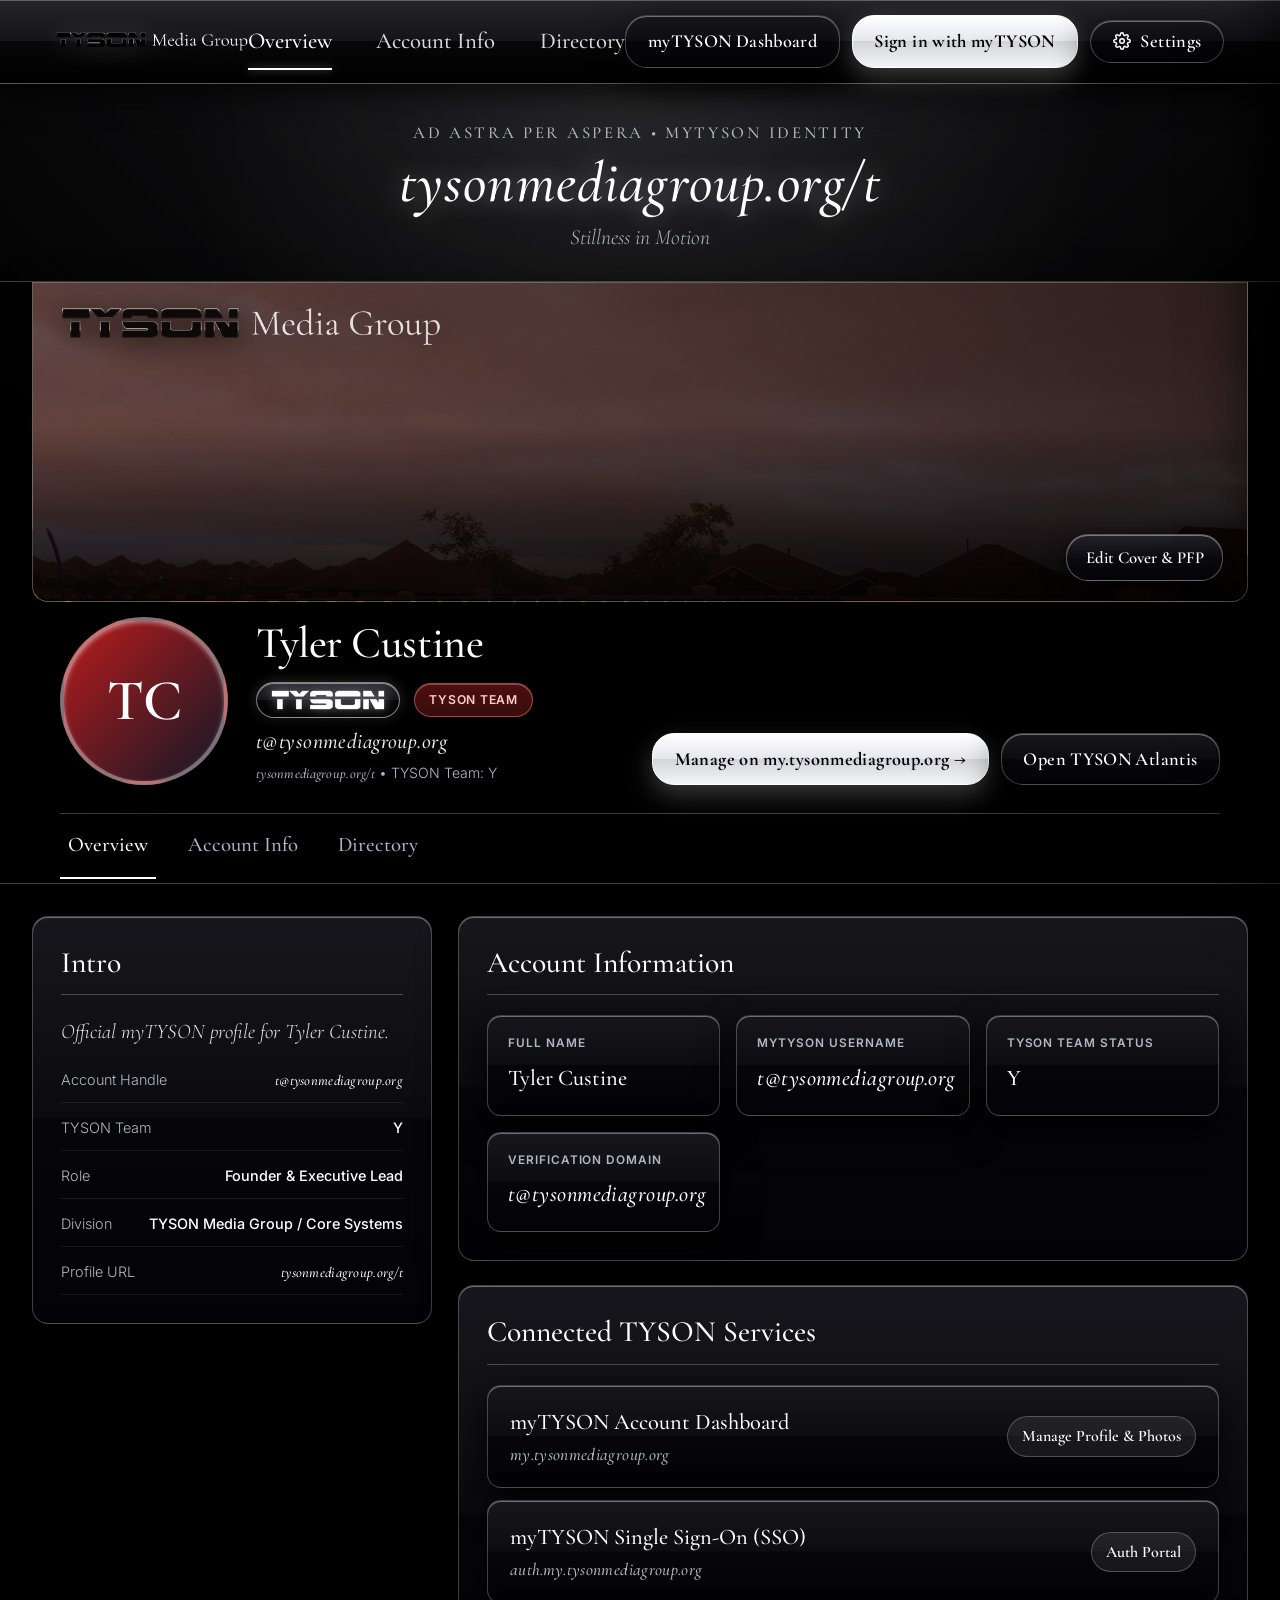
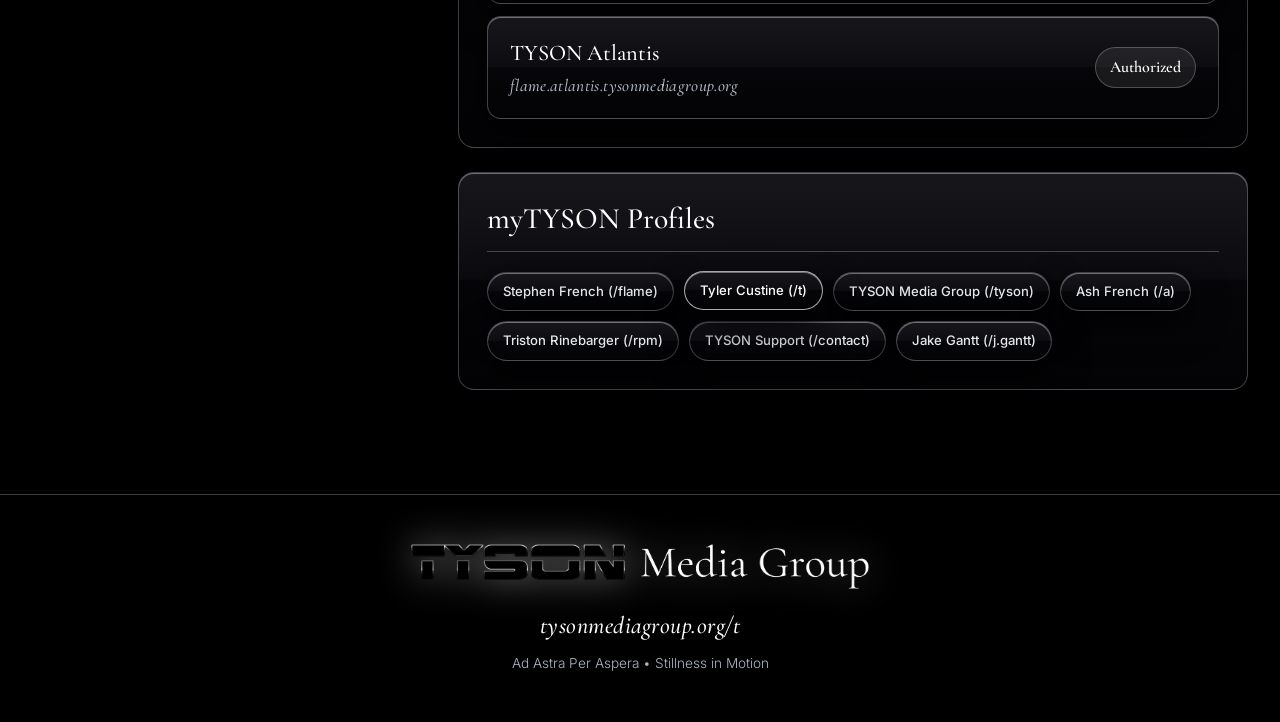
<file: t/index.html>
<!DOCTYPE html>
<html lang="en" data-theme="noir-aero">
<head>
  <meta charset="UTF-8">
  <meta name="viewport" content="width=device-width, initial-scale=1.0">
  <title>Tyler Custine (t@tysonmediagroup.org) | TYSON Media Group &bull; Stillness in Motion</title>
  <link rel="icon" type="image/png" href="/assets/myTYSONIcon.png">
  <link rel="apple-touch-icon" href="/assets/myTYSONIcon.png">
  <link rel="stylesheet" href="/mytyson.css">
</head>
<body data-profile-slug="t">

  <!-- Global TYSON 3-Column Header (84px 50/50 Specular Split, Large Logo) -->
  <header class="main-header">
    <a href="/" class="topbar-left">
      <img src="/assets/TYSONMediaGroupBanner.png" alt="TYSON Media Group" class="logo-img">
    </a>

    <nav class="main-nav">
      <a href="#overview" class="nav-link active">Overview</a>
      <a href="#credentials" class="nav-link">Account Info</a>
      <a href="#directory" class="nav-link">Directory</a>
    </nav>

    <div class="topbar-right">
      <a href="https://my.tysonmediagroup.org?user=t" class="top-btn js-dashboard-link">myTYSON Dashboard</a>
      <a href="https://auth.my.tysonmediagroup.org" class="top-btn top-btn-primary js-auth-link">Sign in with myTYSON</a>
      <button class="settings-toggle-btn" id="settings-toggle-btn" title="Theme &amp; Appearance Settings" aria-label="Settings">
        <svg width="18" height="18" viewBox="0 0 24 24" fill="none" stroke="currentColor" stroke-width="2" stroke-linecap="round" stroke-linejoin="round">
          <circle cx="12" cy="12" r="3"></circle>
          <path d="M19.4 15a1.65 1.65 0 0 0 .33 1.82l.06.06a2 2 0 0 1 0 2.83 2 2 0 0 1-2.83 0l-.06-.06a1.65 1.65 0 0 0-1.82-.33 1.65 1.65 0 0 0-1 1.51V21a2 2 0 0 1-2 2 2 2 0 0 1-2-2v-.09A1.65 1.65 0 0 0 9 19.4a1.65 1.65 0 0 0-1.82.33l-.06.06a2 2 0 0 1-2.83 0 2 2 0 0 1 0-2.83l.06-.06a1.65 1.65 0 0 0 .33-1.82 1.65 1.65 0 0 0-1.51-1H3a2 2 0 0 1-2-2 2 2 0 0 1 2-2h.09A1.65 1.65 0 0 0 4.6 9a1.65 1.65 0 0 0-.33-1.82l-.06-.06a2 2 0 0 1 0-2.83 2 2 0 0 1 2.83 0l.06.06a1.65 1.65 0 0 0 1.82.33H9a1.65 1.65 0 0 0 1-1.51V3a2 2 0 0 1 2-2 2 2 0 0 1 2 2v.09a1.65 1.65 0 0 0 1 1.51 1.65 1.65 0 0 0 1.82-.33l.06-.06a2 2 0 0 1 2.83 0 2 2 0 0 1 0 2.83l-.06.06a1.65 1.65 0 0 0-.33 1.82V9a1.65 1.65 0 0 0 1.51 1H21a2 2 0 0 1 2 2 2 2 0 0 1-2 2h-.09a1.65 1.65 0 0 0-1.51 1z"></path>
        </svg>
        <span>Settings</span>
      </button>
    </div>
  </header>

  <!-- Centerpiece Domain Stage -->
  <section class="tmg-editorial-stage">
    <span class="editorial-tag">Ad Astra Per Aspera &bull; myTYSON Identity</span>
    <h2 class="domain-centerpiece-title brand-tmg-domain">tysonmediagroup.org/t</h2>
    <p class="domain-centerpiece-sub">Stillness in Motion</p>
  </section>

  <!-- Facebook-Style Profile Header Framed in TYSON Obsidian Gloss -->
  <section class="profile-header-shell">
    <div class="profile-header-container">
      <div class="cover-photo" id="profileCoverPhoto" style="background-image: linear-gradient(125deg, rgba(14, 16, 21, 0.35), rgba(5, 5, 8, 0.72)), url('/assets/atlantis-sunset.jpg'); background-size: cover; background-position: center;">
        <img src="/assets/TYSONMediaGroupBanner.png" alt="TYSON Media Group" class="cover-watermark">
        <a href="https://my.tysonmediagroup.org?user=t" class="cover-edit-btn js-dashboard-link">Edit Cover &amp; PFP</a>
      </div>

      <div class="header-identity-row">
        <div class="header-identity-left">
          <div class="profile-avatar" id="profileAvatarBox" style="background: linear-gradient(135deg, #b91c1c 0%, #111827 100%);">TC</div>
          <div class="identity-text">
            <div class="identity-name-line">
              <h1 class="identity-name" id="profileDisplayName">Tyler Custine</h1>
              <span class="tyson-logo-badge" title="Verified TYSON Account"><img src="/assets/tyson-white-badge.png" alt="TYSON"></span>
              <span class="role-badge badge-team">TYSON Team</span>
            </div>
            <div class="identity-handle brand-tmg-domain">t@tysonmediagroup.org</div>
            <div class="identity-sub"><span class="brand-tmg-domain">tysonmediagroup.org/t</span> &bull; TYSON Team: Y</div>
          </div>
        </div>

        <div class="topbar-right">
          <a href="https://my.tysonmediagroup.org?user=t" class="top-btn top-btn-primary js-dashboard-link">Manage on my.tysonmediagroup.org &rarr;</a>
          <a href="https://flame.atlantis.tysonmediagroup.org" class="top-btn">Open TYSON Atlantis</a>
        </div>
      </div>

      <nav class="profile-tabs">
        <a href="#overview" class="profile-tab active">Overview</a>
        <a href="#credentials" class="profile-tab">Account Info</a>
        <a href="#directory" class="profile-tab">Directory</a>
      </nav>
    </div>
  </section>

  <main class="profile-body">
    <aside>
      <div class="panel-card">
        <h2 class="panel-title">Intro</h2>
        <p class="intro-bio" id="profileBioText">Official myTYSON profile for Tyler Custine.</p>
        <div class="info-list">
          <div class="info-item">
            <span class="info-label">Account Handle</span>
            <span class="info-value brand-tmg-domain">t@tysonmediagroup.org</span>
          </div>
          <div class="info-item">
            <span class="info-label">TYSON Team</span>
            <span class="info-value">Y</span>
          </div>
          <div class="info-item">
            <span class="info-label">Role</span>
            <span class="info-value">Founder & Executive Lead</span>
          </div>
          <div class="info-item">
            <span class="info-label">Division</span>
            <span class="info-value" id="profileDivisionText">TYSON Media Group / Core Systems</span>
          </div>
          <div class="info-item">
            <span class="info-label">Profile URL</span>
            <span class="info-value brand-tmg-domain">tysonmediagroup.org/t</span>
          </div>
        </div>
      </div>
    </aside>

    <section>
      <div class="panel-card" id="credentials">
        <h2 class="panel-title">Account Information</h2>
        <div class="detail-grid">
          <div class="detail-box">
            <div class="detail-box-label">Full Name</div>
            <div class="detail-box-value">Tyler Custine</div>
          </div>
          <div class="detail-box">
            <div class="detail-box-label">myTYSON Username</div>
            <div class="detail-box-value brand-tmg-domain">t@tysonmediagroup.org</div>
          </div>
          <div class="detail-box">
            <div class="detail-box-label">TYSON Team Status</div>
            <div class="detail-box-value">Y</div>
          </div>
          <div class="detail-box">
            <div class="detail-box-label">Verification Domain</div>
            <div class="detail-box-value brand-tmg-domain">t@tysonmediagroup.org</div>
          </div>
        </div>
      </div>

      <div class="panel-card" id="overview">
        <h2 class="panel-title">Connected TYSON Services</h2>
        <div class="service-list">
          <a href="https://my.tysonmediagroup.org?user=t" class="service-row js-dashboard-link">
            <div>
              <div class="service-name">myTYSON Account Dashboard</div>
              <div class="service-url brand-tmg-domain">my.tysonmediagroup.org</div>
            </div>
            <span class="service-tag">Manage Profile &amp; Photos</span>
          </a>
          <a href="https://auth.my.tysonmediagroup.org" class="service-row js-auth-link">
            <div>
              <div class="service-name">myTYSON Single Sign-On (SSO)</div>
              <div class="service-url brand-tmg-domain">auth.my.tysonmediagroup.org</div>
            </div>
            <span class="service-tag">Auth Portal</span>
          </a>
          <a href="https://flame.atlantis.tysonmediagroup.org" class="service-row">
            <div>
              <div class="service-name">TYSON Atlantis</div>
              <div class="service-url brand-tmg-domain">flame.atlantis.tysonmediagroup.org</div>
            </div>
            <span class="service-tag">Authorized</span>
          </a>
        </div>
      </div>

      <div class="panel-card" id="directory">
        <h2 class="panel-title">myTYSON Profiles</h2>
        <div class="directory-pills">
          <a href="/flame" class="dir-pill">Stephen French (/flame)</a>
          <a href="/t" class="dir-pill active">Tyler Custine (/t)</a>
          <a href="/tyson" class="dir-pill">TYSON Media Group (/tyson)</a>
          <a href="/a" class="dir-pill">Ash French (/a)</a>
          <a href="/rpm" class="dir-pill">Triston Rinebarger (/rpm)</a>
          <a href="/contact" class="dir-pill">TYSON Support (/contact)</a>
          <a href="/j.gantt" class="dir-pill">Jake Gantt (/j.gantt)</a>
        </div>
      </div>
    </section>
  </main>

  <footer style="text-align: center; padding: 3rem 1.5rem; border-top: 1px solid var(--border-subtle);">
    <img src="/assets/TYSONMediaGroupBanner.png" alt="TYSON Media Group" class="footer-logo">
    <div class="brand-tmg-domain" style="font-size: 1.5rem; color: var(--text-white);">tysonmediagroup.org/t</div>
    <div style="font-size: 0.85rem; color: var(--text-muted); margin-top: 6px;">Ad Astra Per Aspera &bull; Stillness in Motion</div>
  </footer>

  <!-- Slide-out Multi-Theme Settings Drawer -->
  <div class="settings-drawer-backdrop" id="settings-drawer-backdrop"></div>
  <aside class="settings-drawer" id="settings-drawer" aria-label="Appearance Settings">
    <div style="display: flex; align-items: center; justify-content: space-between; border-bottom: 1px solid var(--border-subtle); padding-bottom: 14px;">
      <h3 style="font-family: var(--font-heading); font-size: 1.75rem; font-weight: 500; color: var(--text-white);">Appearance &amp; Theme</h3>
      <button type="button" class="btn" id="settings-close-btn" style="padding: 6px 14px;">Close</button>
    </div>
    <p style="font-size: 0.88rem; color: var(--text-muted);">Select a TYSON Media Group visual theme:</p>
    <div style="display: flex; flex-direction: column; gap: 10px;">
      <button type="button" class="theme-option-btn active" data-set-theme="noir-aero">
        <span>Black Frutiger Aero</span>
        <span style="font-size: 0.78rem; color: var(--text-muted);">Obsidian Gloss</span>
      </button>
      <button type="button" class="theme-option-btn" data-set-theme="noir">
        <span>Noir Midnight</span>
        <span style="font-size: 0.78rem; color: var(--text-muted);">Architectural Flat</span>
      </button>
      <button type="button" class="theme-option-btn" data-set-theme="frutiger">
        <span>Frutiger Aero Aqua</span>
        <span style="font-size: 0.78rem; color: var(--text-muted);">Machined Glass</span>
      </button>
      <button type="button" class="theme-option-btn" data-set-theme="wii">
        <span>Nintendo Wii</span>
        <span style="font-size: 0.78rem; color: var(--text-muted);">System Channels</span>
      </button>
      <button type="button" class="theme-option-btn" data-set-theme="nature">
        <span>Nature Botanical</span>
        <span style="font-size: 0.78rem; color: var(--text-muted);">Deep Moss</span>
      </button>
    </div>
  </aside>

  <script src="/mytyson.js"></script>
</body>
</html>
</file>
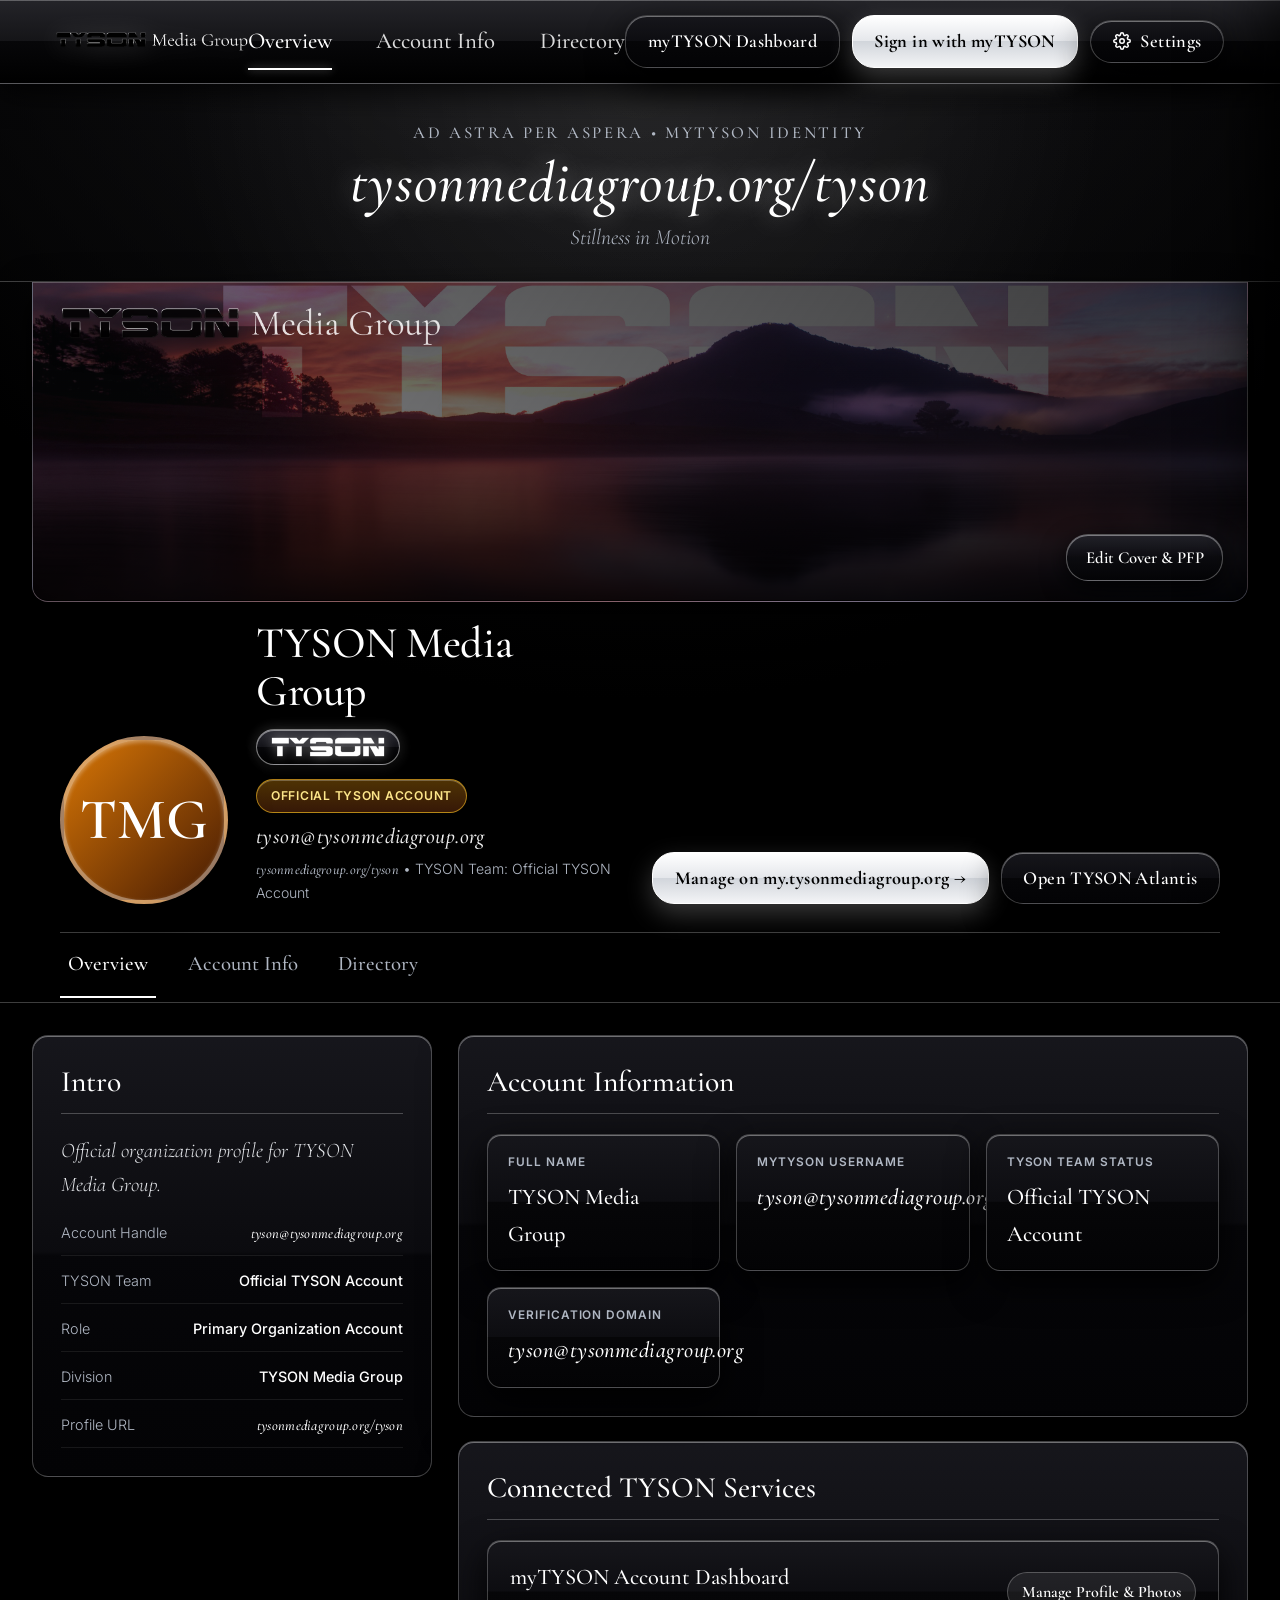
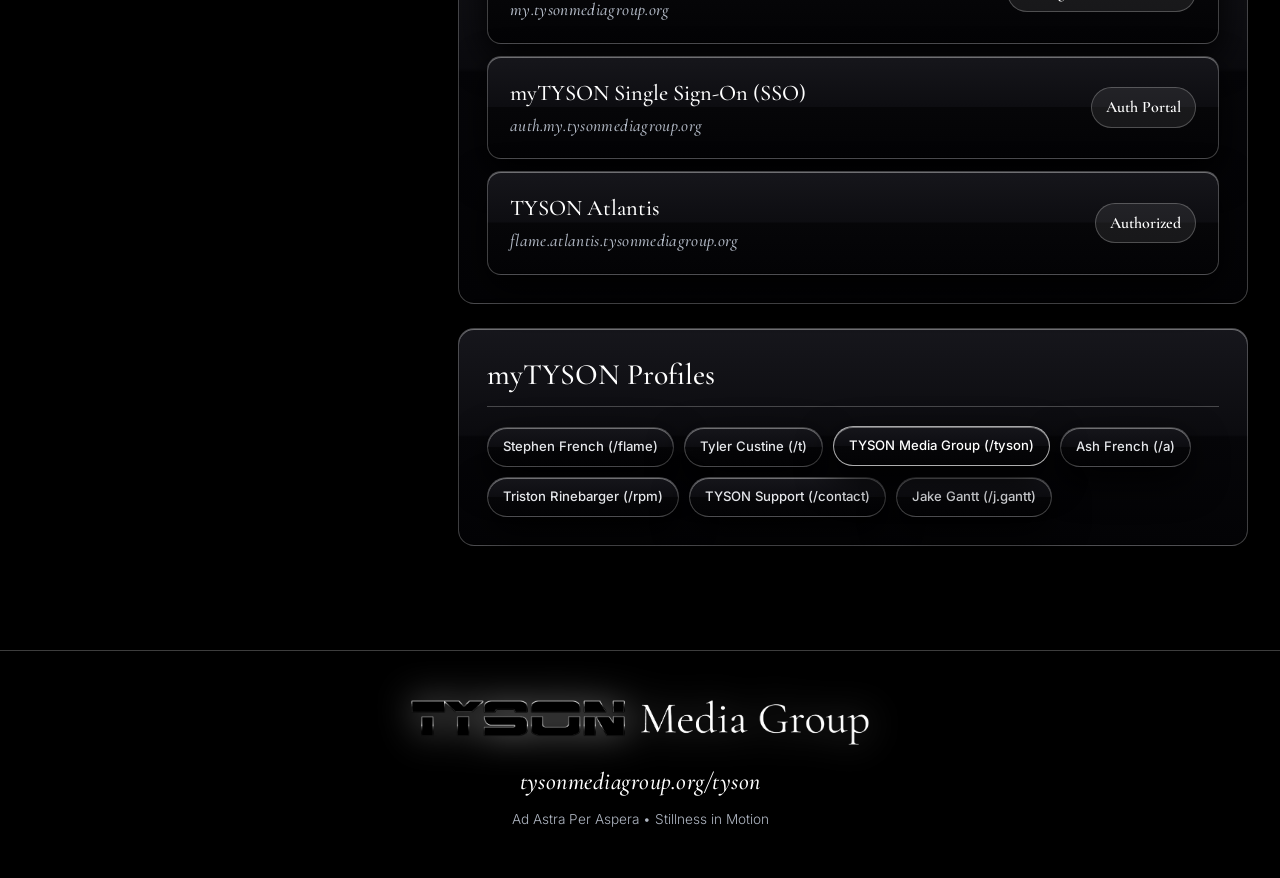
<file: tyson/index.html>
<!DOCTYPE html>
<html lang="en" data-theme="noir-aero">
<head>
  <meta charset="UTF-8">
  <meta name="viewport" content="width=device-width, initial-scale=1.0">
  <title>TYSON Media Group (tyson@tysonmediagroup.org) | TYSON Media Group &bull; Stillness in Motion</title>
  <link rel="icon" type="image/png" href="/assets/myTYSONIcon.png">
  <link rel="apple-touch-icon" href="/assets/myTYSONIcon.png">
  <link rel="stylesheet" href="/mytyson.css">
</head>
<body data-profile-slug="tyson">

  <!-- Global TYSON 3-Column Header (84px 50/50 Specular Split, Large Logo) -->
  <header class="main-header">
    <a href="/" class="topbar-left">
      <img src="/assets/TYSONMediaGroupBanner.png" alt="TYSON Media Group" class="logo-img">
    </a>

    <nav class="main-nav">
      <a href="#overview" class="nav-link active">Overview</a>
      <a href="#credentials" class="nav-link">Account Info</a>
      <a href="#directory" class="nav-link">Directory</a>
    </nav>

    <div class="topbar-right">
      <a href="https://my.tysonmediagroup.org?user=tyson" class="top-btn js-dashboard-link">myTYSON Dashboard</a>
      <a href="https://auth.my.tysonmediagroup.org" class="top-btn top-btn-primary js-auth-link">Sign in with myTYSON</a>
      <button class="settings-toggle-btn" id="settings-toggle-btn" title="Theme &amp; Appearance Settings" aria-label="Settings">
        <svg width="18" height="18" viewBox="0 0 24 24" fill="none" stroke="currentColor" stroke-width="2" stroke-linecap="round" stroke-linejoin="round">
          <circle cx="12" cy="12" r="3"></circle>
          <path d="M19.4 15a1.65 1.65 0 0 0 .33 1.82l.06.06a2 2 0 0 1 0 2.83 2 2 0 0 1-2.83 0l-.06-.06a1.65 1.65 0 0 0-1.82-.33 1.65 1.65 0 0 0-1 1.51V21a2 2 0 0 1-2 2 2 2 0 0 1-2-2v-.09A1.65 1.65 0 0 0 9 19.4a1.65 1.65 0 0 0-1.82.33l-.06.06a2 2 0 0 1-2.83 0 2 2 0 0 1 0-2.83l.06-.06a1.65 1.65 0 0 0 .33-1.82 1.65 1.65 0 0 0-1.51-1H3a2 2 0 0 1-2-2 2 2 0 0 1 2-2h.09A1.65 1.65 0 0 0 4.6 9a1.65 1.65 0 0 0-.33-1.82l-.06-.06a2 2 0 0 1 0-2.83 2 2 0 0 1 2.83 0l.06.06a1.65 1.65 0 0 0 1.82.33H9a1.65 1.65 0 0 0 1-1.51V3a2 2 0 0 1 2-2 2 2 0 0 1 2 2v.09a1.65 1.65 0 0 0 1 1.51 1.65 1.65 0 0 0 1.82-.33l.06-.06a2 2 0 0 1 2.83 0 2 2 0 0 1 0 2.83l-.06.06a1.65 1.65 0 0 0-.33 1.82V9a1.65 1.65 0 0 0 1.51 1H21a2 2 0 0 1 2 2 2 2 0 0 1-2 2h-.09a1.65 1.65 0 0 0-1.51 1z"></path>
        </svg>
        <span>Settings</span>
      </button>
    </div>
  </header>

  <!-- Centerpiece Domain Stage -->
  <section class="tmg-editorial-stage">
    <span class="editorial-tag">Ad Astra Per Aspera &bull; myTYSON Identity</span>
    <h2 class="domain-centerpiece-title brand-tmg-domain">tysonmediagroup.org/tyson</h2>
    <p class="domain-centerpiece-sub">Stillness in Motion</p>
  </section>

  <!-- Facebook-Style Profile Header Framed in TYSON Obsidian Gloss -->
  <section class="profile-header-shell">
    <div class="profile-header-container">
      <div class="cover-photo" id="profileCoverPhoto" style="background-image: linear-gradient(125deg, rgba(14, 16, 21, 0.35), rgba(5, 5, 8, 0.72)), url('/assets/tyson-t5s-login-backdrop.jpg'); background-size: cover; background-position: center;">
        <img src="/assets/TYSONMediaGroupBanner.png" alt="TYSON Media Group" class="cover-watermark">
        <a href="https://my.tysonmediagroup.org?user=tyson" class="cover-edit-btn js-dashboard-link">Edit Cover &amp; PFP</a>
      </div>

      <div class="header-identity-row">
        <div class="header-identity-left">
          <div class="profile-avatar" id="profileAvatarBox" style="background: linear-gradient(135deg, #d97706 0%, #451a03 100%);">TMG</div>
          <div class="identity-text">
            <div class="identity-name-line">
              <h1 class="identity-name" id="profileDisplayName">TYSON Media Group</h1>
              <span class="tyson-logo-badge" title="Verified TYSON Account"><img src="/assets/tyson-white-badge.png" alt="TYSON"></span>
              <span class="role-badge badge-official">Official TYSON Account</span>
            </div>
            <div class="identity-handle brand-tmg-domain">tyson@tysonmediagroup.org</div>
            <div class="identity-sub"><span class="brand-tmg-domain">tysonmediagroup.org/tyson</span> &bull; TYSON Team: Official TYSON Account</div>
          </div>
        </div>

        <div class="topbar-right">
          <a href="https://my.tysonmediagroup.org?user=tyson" class="top-btn top-btn-primary js-dashboard-link">Manage on my.tysonmediagroup.org &rarr;</a>
          <a href="https://flame.atlantis.tysonmediagroup.org" class="top-btn">Open TYSON Atlantis</a>
        </div>
      </div>

      <nav class="profile-tabs">
        <a href="#overview" class="profile-tab active">Overview</a>
        <a href="#credentials" class="profile-tab">Account Info</a>
        <a href="#directory" class="profile-tab">Directory</a>
      </nav>
    </div>
  </section>

  <main class="profile-body">
    <aside>
      <div class="panel-card">
        <h2 class="panel-title">Intro</h2>
        <p class="intro-bio" id="profileBioText">Official organization profile for TYSON Media Group.</p>
        <div class="info-list">
          <div class="info-item">
            <span class="info-label">Account Handle</span>
            <span class="info-value brand-tmg-domain">tyson@tysonmediagroup.org</span>
          </div>
          <div class="info-item">
            <span class="info-label">TYSON Team</span>
            <span class="info-value">Official TYSON Account</span>
          </div>
          <div class="info-item">
            <span class="info-label">Role</span>
            <span class="info-value">Primary Organization Account</span>
          </div>
          <div class="info-item">
            <span class="info-label">Division</span>
            <span class="info-value" id="profileDivisionText">TYSON Media Group</span>
          </div>
          <div class="info-item">
            <span class="info-label">Profile URL</span>
            <span class="info-value brand-tmg-domain">tysonmediagroup.org/tyson</span>
          </div>
        </div>
      </div>
    </aside>

    <section>
      <div class="panel-card" id="credentials">
        <h2 class="panel-title">Account Information</h2>
        <div class="detail-grid">
          <div class="detail-box">
            <div class="detail-box-label">Full Name</div>
            <div class="detail-box-value">TYSON Media Group</div>
          </div>
          <div class="detail-box">
            <div class="detail-box-label">myTYSON Username</div>
            <div class="detail-box-value brand-tmg-domain">tyson@tysonmediagroup.org</div>
          </div>
          <div class="detail-box">
            <div class="detail-box-label">TYSON Team Status</div>
            <div class="detail-box-value">Official TYSON Account</div>
          </div>
          <div class="detail-box">
            <div class="detail-box-label">Verification Domain</div>
            <div class="detail-box-value brand-tmg-domain">tyson@tysonmediagroup.org</div>
          </div>
        </div>
      </div>

      <div class="panel-card" id="overview">
        <h2 class="panel-title">Connected TYSON Services</h2>
        <div class="service-list">
          <a href="https://my.tysonmediagroup.org?user=tyson" class="service-row js-dashboard-link">
            <div>
              <div class="service-name">myTYSON Account Dashboard</div>
              <div class="service-url brand-tmg-domain">my.tysonmediagroup.org</div>
            </div>
            <span class="service-tag">Manage Profile &amp; Photos</span>
          </a>
          <a href="https://auth.my.tysonmediagroup.org" class="service-row js-auth-link">
            <div>
              <div class="service-name">myTYSON Single Sign-On (SSO)</div>
              <div class="service-url brand-tmg-domain">auth.my.tysonmediagroup.org</div>
            </div>
            <span class="service-tag">Auth Portal</span>
          </a>
          <a href="https://flame.atlantis.tysonmediagroup.org" class="service-row">
            <div>
              <div class="service-name">TYSON Atlantis</div>
              <div class="service-url brand-tmg-domain">flame.atlantis.tysonmediagroup.org</div>
            </div>
            <span class="service-tag">Authorized</span>
          </a>
        </div>
      </div>

      <div class="panel-card" id="directory">
        <h2 class="panel-title">myTYSON Profiles</h2>
        <div class="directory-pills">
          <a href="/flame" class="dir-pill">Stephen French (/flame)</a>
          <a href="/t" class="dir-pill">Tyler Custine (/t)</a>
          <a href="/tyson" class="dir-pill active">TYSON Media Group (/tyson)</a>
          <a href="/a" class="dir-pill">Ash French (/a)</a>
          <a href="/rpm" class="dir-pill">Triston Rinebarger (/rpm)</a>
          <a href="/contact" class="dir-pill">TYSON Support (/contact)</a>
          <a href="/j.gantt" class="dir-pill">Jake Gantt (/j.gantt)</a>
        </div>
      </div>
    </section>
  </main>

  <footer style="text-align: center; padding: 3rem 1.5rem; border-top: 1px solid var(--border-subtle);">
    <img src="/assets/TYSONMediaGroupBanner.png" alt="TYSON Media Group" class="footer-logo">
    <div class="brand-tmg-domain" style="font-size: 1.5rem; color: var(--text-white);">tysonmediagroup.org/tyson</div>
    <div style="font-size: 0.85rem; color: var(--text-muted); margin-top: 6px;">Ad Astra Per Aspera &bull; Stillness in Motion</div>
  </footer>

  <!-- Slide-out Multi-Theme Settings Drawer -->
  <div class="settings-drawer-backdrop" id="settings-drawer-backdrop"></div>
  <aside class="settings-drawer" id="settings-drawer" aria-label="Appearance Settings">
    <div style="display: flex; align-items: center; justify-content: space-between; border-bottom: 1px solid var(--border-subtle); padding-bottom: 14px;">
      <h3 style="font-family: var(--font-heading); font-size: 1.75rem; font-weight: 500; color: var(--text-white);">Appearance &amp; Theme</h3>
      <button type="button" class="btn" id="settings-close-btn" style="padding: 6px 14px;">Close</button>
    </div>
    <p style="font-size: 0.88rem; color: var(--text-muted);">Select a TYSON Media Group visual theme:</p>
    <div style="display: flex; flex-direction: column; gap: 10px;">
      <button type="button" class="theme-option-btn active" data-set-theme="noir-aero">
        <span>Black Frutiger Aero</span>
        <span style="font-size: 0.78rem; color: var(--text-muted);">Obsidian Gloss</span>
      </button>
      <button type="button" class="theme-option-btn" data-set-theme="noir">
        <span>Noir Midnight</span>
        <span style="font-size: 0.78rem; color: var(--text-muted);">Architectural Flat</span>
      </button>
      <button type="button" class="theme-option-btn" data-set-theme="frutiger">
        <span>Frutiger Aero Aqua</span>
        <span style="font-size: 0.78rem; color: var(--text-muted);">Machined Glass</span>
      </button>
      <button type="button" class="theme-option-btn" data-set-theme="wii">
        <span>Nintendo Wii</span>
        <span style="font-size: 0.78rem; color: var(--text-muted);">System Channels</span>
      </button>
      <button type="button" class="theme-option-btn" data-set-theme="nature">
        <span>Nature Botanical</span>
        <span style="font-size: 0.78rem; color: var(--text-muted);">Deep Moss</span>
      </button>
    </div>
  </aside>

  <script src="/mytyson.js"></script>
</body>
</html>
</file>
<file: mytyson.css>
/* ==========================================================================
   TYSON Media Group — Unified myTYSON Identity, Dashboard & Profile Framework
   Phased with tysonmediagroup.org.myt5s.app, RPM World & TYSON Atlantis
   Typography: Cormorant Garamond (Headers / Domains / Serif) & Inter (UI)
   Themes: Black Frutiger Aero (Default), Noir Midnight, Frutiger Aqua, Wii, Nature
   ========================================================================== */

@import url('https://fonts.googleapis.com/css2?family=Cormorant+Garamond:ital,wght@0,300;0,400;0,500;0,600;0,700;1,400;1,500;1,600&family=Inter:wght@300;400;500;600;700&family=M+PLUS+Rounded+1c:wght@400;500;700;800&family=Nunito:wght@400;600;700;800&display=block');

:root {
  --font-editorial: 'PP Editorial New', 'PPEditorialNew', 'Instrument Serif', 'Cormorant Garamond', Georgia, serif;
  --font-heading: 'Cormorant Garamond', Georgia, serif;
  --font-serif: 'Cormorant Garamond', Georgia, serif;
  --font-sans: 'Inter', -apple-system, BlinkMacSystemFont, 'Segoe UI', Roboto, sans-serif;
  --container-max-width: 1680px;
  --trans-fast: 0.2s ease;
  --trans-smooth: 0.35s cubic-bezier(0.16, 1, 0.3, 1);
}

/* Theme 1: Default — Black Frutiger Aero (Obsidian Gloss Glass & 50/50 Specular Split) */
:root, [data-theme="noir-aero"] {
  --bg-black: #000000;
  --bg-body-gradient:
    radial-gradient(ellipse 90% 45% at 50% -10%, rgba(255, 255, 255, 0.13) 0%, rgba(255, 255, 255, 0.03) 45%, #000000 85%),
    linear-gradient(180deg, #050507 0%, #000000 100%);
  --bg-header: linear-gradient(180deg, #242429 0%, #151518 49%, #070709 50%, #000000 100%);
  --bg-surface: linear-gradient(180deg, #16161b 0%, #0d0d11 49%, #060608 50%, #030305 100%);
  --bg-surface-solid: #0a0a0d;
  --bg-surface-hover: linear-gradient(180deg, #222229 0%, #14141a 49%, #0a0a0e 50%, #050507 100%);
  --bg-card: linear-gradient(180deg, rgba(24, 24, 30, 0.92) 0%, rgba(12, 12, 16, 0.95) 49%, rgba(6, 6, 9, 0.98) 50%, rgba(3, 3, 5, 0.99) 100%);
  --bg-input: #060608;

  --text-white: #ffffff;
  --text-pure: #ffffff;
  --text-body: #e5e7eb;
  --text-muted: #b0b7c3;
  --text-dim: #7e8694;

  --border-subtle: rgba(255, 255, 255, 0.24);
  --border-hover: rgba(255, 255, 255, 0.65);
  --accent-color: #ffffff;
  --accent-glow: rgba(255, 255, 255, 0.42);
  --accent-red: #dc2626;

  --card-radius: 16px;
  --btn-radius: 22px;
  --box-shadow-card: 0 14px 36px rgba(0, 0, 0, 0.92), inset 0 1px 0 rgba(255, 255, 255, 0.38), inset 0 -1px 0 rgba(0, 0, 0, 0.85);
}

/* Theme 2: Noir Midnight (Flat Architectural Monochrome) */
[data-theme="noir"] {
  --bg-black: #000000;
  --bg-body-gradient: radial-gradient(circle at 50% 15%, rgba(255, 255, 255, 0.03) 0%, #000000 80%);
  --bg-header: rgba(0, 0, 0, 0.98);
  --bg-surface: #090909;
  --bg-surface-solid: #090909;
  --bg-surface-hover: #141414;
  --bg-card: #0b0b0b;
  --bg-input: #050505;

  --text-white: #ffffff;
  --text-pure: #ffffff;
  --text-body: #e2e5eb;
  --text-muted: #a3acb9;
  --text-dim: #717a8a;

  --border-subtle: rgba(255, 255, 255, 0.15);
  --border-hover: rgba(255, 255, 255, 0.45);
  --accent-color: #ffffff;
  --accent-glow: rgba(255, 255, 255, 0.25);

  --card-radius: 0px;
  --btn-radius: 0px;
  --box-shadow-card: none;
}

/* Theme 3: Frutiger Aero (Apple Skeuomorphic Aqua Glass) */
[data-theme="frutiger"] {
  --bg-black: #061c30;
  --bg-body-gradient: radial-gradient(circle at 50% -10%, #1e6fa8 0%, #0d3b66 35%, #061c30 75%, #041424 100%);
  --bg-header: linear-gradient(180deg, #134e7c 0%, #0e3b61 49%, #092a47 50%, #061e33 100%);
  --bg-surface: linear-gradient(180deg, #165588 0%, #0e3c62 49%, #092b48 50%, #072138 100%);
  --bg-surface-solid: #092c4a;
  --bg-surface-hover: linear-gradient(180deg, #1d68a3 0%, #124a78 50%, #0b3355 100%);
  --bg-card: linear-gradient(180deg, rgba(20, 74, 118, 0.92) 0%, rgba(11, 46, 76, 0.95) 50%, rgba(7, 32, 54, 0.98) 100%);
  --bg-input: #061e33;

  --text-white: #ffffff;
  --text-pure: #ffffff;
  --text-body: #e0f2fe;
  --text-muted: #bae6fd;
  --text-dim: #7dd3fc;

  --border-subtle: rgba(125, 211, 252, 0.35);
  --border-hover: #38bdf8;
  --accent-color: #38bdf8;
  --accent-glow: rgba(56, 189, 248, 0.45);

  --card-radius: 16px;
  --btn-radius: 22px;
  --box-shadow-card: 0 12px 30px rgba(0, 0, 0, 0.55), inset 0 1px 0 rgba(255, 255, 255, 0.4), inset 0 -1px 0 rgba(0, 0, 0, 0.45);
}

/* Theme 4: Nintendo Wii (Authentic Wii System Menu) */
[data-theme="wii"] {
  --bg-black: #ebf0f5;
  --bg-body-gradient:
    repeating-linear-gradient(0deg, transparent, transparent 38px, rgba(30, 41, 59, 0.04) 39px, transparent 40px),
    repeating-linear-gradient(90deg, transparent, transparent 38px, rgba(30, 41, 59, 0.04) 39px, transparent 40px),
    radial-gradient(circle at 50% 0%, #ffffff 0%, #e2e8f0 70%, #cbd5e1 100%);
  --bg-header: rgba(255, 255, 255, 0.96);
  --bg-surface: #ffffff;
  --bg-surface-solid: #ffffff;
  --bg-surface-hover: #e8f4fc;
  --bg-card: #ffffff;
  --bg-input: #f8fafc;

  --text-white: #111827;
  --text-pure: #030712;
  --text-body: #374151;
  --text-muted: #6b7280;
  --text-dim: #64748b;

  --border-subtle: #1e293b;
  --border-hover: #00a6e2;
  --accent-color: #00a6e2;
  --accent-glow: rgba(0, 166, 226, 0.45);

  --card-radius: 24px;
  --btn-radius: 32px;
  --box-shadow-card: 0 8px 24px rgba(15, 23, 42, 0.08), inset 0 2px 0 #ffffff;
  --font-heading: 'M PLUS Rounded 1c', 'Nunito', system-ui, sans-serif;
  --font-serif: 'M PLUS Rounded 1c', 'Nunito', system-ui, sans-serif;
  --font-sans: 'M PLUS Rounded 1c', 'Nunito', system-ui, sans-serif;
}

/* Theme 5: Nature Botanical (Deep Moss Evergreen) */
[data-theme="nature"] {
  --bg-black: #051208;
  --bg-body-gradient: radial-gradient(circle at 50% 10%, #0d2814 0%, #051208 85%);
  --bg-header: rgba(5, 22, 11, 0.96);
  --bg-surface: #0a2412;
  --bg-surface-solid: #0a2412;
  --bg-surface-hover: #13381c;
  --bg-card: #0b2212;
  --bg-input: #06150a;

  --text-white: #f0fdf4;
  --text-pure: #ffffff;
  --text-body: #dcfce7;
  --text-muted: #86efac;
  --text-dim: #4ade80;

  --border-subtle: rgba(74, 222, 128, 0.28);
  --border-hover: rgba(74, 222, 128, 0.68);
  --accent-color: #22c55e;
  --accent-glow: rgba(34, 197, 94, 0.4);

  --card-radius: 14px;
  --btn-radius: 14px;
  --box-shadow-card: 0 10px 28px rgba(5, 36, 17, 0.5), inset 0 1px 1px rgba(74, 222, 128, 0.22);
}

*, *::before, *::after {
  box-sizing: border-box;
  margin: 0;
  padding: 0;
}

html {
  scroll-behavior: smooth;
  font-size: 16px;
  background-color: var(--bg-black);
}

body {
  width: 100%;
  min-height: 100vh;
  background-color: var(--bg-black);
  background-image: var(--bg-body-gradient);
  color: var(--text-body);
  font-family: var(--font-sans);
  font-size: 1.05rem;
  line-height: 1.65;
  font-weight: 300;
  -webkit-font-smoothing: antialiased;
  overflow-x: hidden;
  display: flex;
  flex-direction: column;
  transition: color 0.2s ease;
}

/* Universal TYSON Domain Rule: Cormorant Garamond Italic */
.brand-tmg-domain,
.tmg-domain-text,
.identity-handle,
.identity-username,
.service-url,
.app-tile-domain,
.auth-target-pill {
  font-family: 'Cormorant Garamond', Georgia, serif !important;
  font-style: italic !important;
  font-weight: 500 !important;
  letter-spacing: 0.02em !important;
}

/* ==========================================================================
   LARGE, FULL-SCALE BRAND LOGOS (Cropped tightly & sized boldly)
   ========================================================================== */
.logo-img,
.topbar-logo {
  height: 48px !important;
  max-height: 48px !important;
  width: auto !important;
  max-width: min(440px, 100%) !important;
  object-fit: contain !important;
  display: block;
  opacity: 0.98;
  filter: drop-shadow(0 2px 12px rgba(255, 255, 255, 0.18));
  transition: transform var(--trans-fast), filter var(--trans-fast);
}

.logo-img:hover,
.topbar-logo:hover {
  transform: scale(1.02);
  filter: drop-shadow(0 2px 18px var(--accent-glow));
}

.auth-banner-logo {
  height: auto !important;
  max-height: 62px !important;
  width: 100% !important;
  max-width: min(460px, 100%) !important;
  object-fit: contain !important;
  margin: 0 auto 1.4rem auto;
  display: block;
  filter: drop-shadow(0 0 22px var(--accent-glow));
}

.app-tile-logo-box {
  width: 100%;
  max-width: 100%;
  height: 44px;
  display: flex;
  align-items: center;
  justify-content: flex-start;
  overflow: hidden;
  margin-bottom: 6px;
}

.app-tile-logo {
  max-width: 100% !important;
  max-height: 38px !important;
  width: auto !important;
  height: auto !important;
  object-fit: contain !important;
  object-position: left center !important;
  align-self: flex-start;
  display: block !important;
  filter: none !important;
}

.cover-watermark-logo,
.cover-watermark {
  position: absolute;
  left: 28px;
  top: 22px;
  z-index: 3;
  height: 44px !important;
  width: auto !important;
  max-width: 380px !important;
  opacity: 0.85;
  object-fit: contain;
  filter: drop-shadow(0 4px 16px rgba(0, 0, 0, 0.85));
}

.footer-logo {
  height: auto !important;
  max-height: 54px !important;
  width: auto !important;
  max-width: min(460px, 88vw) !important;
  object-fit: contain !important;
  margin: 0 auto 1rem auto;
  display: block;
  filter: drop-shadow(0 0 18px var(--accent-glow));
}

[data-theme="wii"] .logo-img,
[data-theme="wii"] .topbar-logo,
[data-theme="wii"] .auth-banner-logo,
[data-theme="wii"] .app-tile-logo,
[data-theme="wii"] .footer-logo {
  filter: invert(1) hue-rotate(180deg) brightness(0.18);
}

/* ==========================================================================
   Global Navigation Header (84px 50/50 Specular Split, 3-Column TYSON Grid)
   ========================================================================== */
.main-header,
.topbar {
  position: sticky;
  top: 0;
  z-index: 1000;
  background: var(--bg-header);
  backdrop-filter: blur(24px);
  -webkit-backdrop-filter: blur(24px);
  border-bottom: 1px solid var(--border-subtle);
  height: 84px;
  padding: 0 3.5rem;
  display: grid;
  grid-template-columns: 1fr auto 1fr;
  align-items: center;
  box-shadow: 0 10px 30px rgba(0, 0, 0, 0.75), inset 0 1px 0 rgba(255, 255, 255, 0.28);
  transform: translateZ(0);
  will-change: transform;
}

.topbar-brand,
.topbar-left {
  display: inline-flex;
  align-items: center;
  gap: 18px;
  text-decoration: none;
  color: var(--text-white);
  justify-self: start;
}

.main-nav {
  display: flex;
  align-items: center;
  justify-content: center;
  gap: 2.8rem;
  justify-self: center;
}

.nav-link {
  font-family: var(--font-heading);
  font-size: 1.42rem;
  font-weight: 500;
  color: var(--text-pure);
  text-decoration: none;
  transition: var(--trans-fast);
  padding: 0.35rem 0;
  position: relative;
  white-space: nowrap;
  opacity: 0.85;
}

.nav-link:hover,
.nav-link.active {
  opacity: 1;
  color: var(--text-white);
}

.nav-link.active::after {
  content: '';
  position: absolute;
  bottom: -4px;
  left: 0;
  width: 100%;
  height: 2px;
  background: var(--accent-color);
  box-shadow: 0 0 8px var(--accent-glow);
}

.topbar-actions,
.topbar-right {
  display: flex;
  align-items: center;
  gap: 12px;
  justify-self: end;
}

/* ==========================================================================
   Tactile Skeuomorphic Buttons & Inputs (TYSON Noir-Aero Standard)
   ========================================================================== */
.btn,
.top-btn,
.settings-toggle-btn {
  display: inline-flex;
  align-items: center;
  justify-content: center;
  gap: 0.6rem;
  padding: 0.62rem 1.35rem;
  border-radius: var(--btn-radius);
  font-family: var(--font-heading);
  font-size: 1.15rem;
  font-weight: 600;
  letter-spacing: 0.02em;
  text-decoration: none;
  color: var(--text-white);
  background: var(--bg-surface);
  border: 1px solid var(--border-subtle);
  box-shadow: var(--box-shadow-card);
  cursor: pointer;
  transition: var(--trans-smooth);
  white-space: nowrap;
}

.btn:hover,
.top-btn:hover,
.settings-toggle-btn:hover {
  border-color: var(--border-hover);
  background: var(--bg-surface-hover);
  transform: translateY(-2px);
}

.btn-primary,
.top-btn-primary {
  background: linear-gradient(180deg, #ffffff 0%, #e5e7eb 49%, #d1d5db 50%, #f3f4f6 100%);
  color: #000000 !important;
  border: 1px solid #ffffff;
  box-shadow: 0 10px 26px rgba(255, 255, 255, 0.22), inset 0 1px 0 #ffffff;
  font-weight: 700;
}

.btn-primary:hover,
.top-btn-primary:hover {
  background: #ffffff;
  box-shadow: 0 14px 32px rgba(255, 255, 255, 0.38), inset 0 1px 0 #ffffff;
  transform: translateY(-2px);
}

.account-select {
  background: var(--bg-surface);
  color: var(--text-white);
  border: 1px solid var(--border-subtle);
  border-radius: var(--btn-radius);
  padding: 0.58rem 1.15rem;
  font-family: var(--font-sans);
  font-size: 0.86rem;
  font-weight: 500;
  box-shadow: var(--box-shadow-card);
  outline: none;
  cursor: pointer;
}

/* ==========================================================================
   Centerpiece Domain Banner Stage (Ad Astra Per Aspera • Stillness in Motion)
   ========================================================================== */
.tmg-editorial-stage {
  text-align: center;
  padding: 2.2rem 2rem 1.6rem;
  border-bottom: 1px solid var(--border-subtle);
  background: radial-gradient(circle at 50% 0%, rgba(255, 255, 255, 0.08) 0%, transparent 70%);
}

.editorial-tag {
  display: inline-block;
  font-family: var(--font-heading);
  font-size: 1.05rem;
  font-weight: 500;
  letter-spacing: 0.16em;
  color: var(--text-muted);
  text-transform: uppercase;
  margin-bottom: 0.35rem;
}

.domain-centerpiece-title {
  font-family: 'Cormorant Garamond', Georgia, serif;
  font-style: italic;
  font-weight: 400;
  font-size: clamp(2.4rem, 4.5vw, 4.1rem);
  color: var(--text-white);
  letter-spacing: 0.015em;
  line-height: 1.1;
  text-shadow: 0 0 28px var(--accent-glow);
}

.domain-centerpiece-sub {
  font-family: var(--font-heading);
  font-style: italic;
  font-size: 1.35rem;
  color: var(--text-muted);
  margin-top: 0.25rem;
}

/* ==========================================================================
   Facebook-Style Profile Header Framed in TYSON Obsidian Gloss
   ========================================================================== */
.preview-shell,
.profile-header-shell {
  border-bottom: 1px solid var(--border-subtle);
  padding-bottom: 4px;
}

.preview-container,
.profile-header-container {
  max-width: 1280px;
  margin: 0 auto;
  padding: 0 2rem;
}

.cover-preview,
.cover-photo {
  height: 320px;
  width: 100%;
  border-bottom-left-radius: var(--card-radius);
  border-bottom-right-radius: var(--card-radius);
  position: relative;
  overflow: hidden;
  border: 1px solid var(--border-subtle);
  border-top: none;
  background-size: cover;
  background-position: center;
  box-shadow: var(--box-shadow-card);
}

.cover-preview::after,
.cover-photo::after {
  content: '';
  position: absolute;
  inset: 0;
  background: linear-gradient(to top, rgba(0, 0, 0, 0.86) 0%, rgba(0, 0, 0, 0.22) 55%, rgba(0, 0, 0, 0.35) 100%);
  pointer-events: none;
}

.cover-actions-overlay {
  position: absolute;
  right: 24px;
  bottom: 20px;
  z-index: 4;
  display: flex;
  gap: 10px;
}

.cover-overlay-btn,
.cover-edit-btn {
  padding: 0.55rem 1.15rem;
  border-radius: var(--btn-radius);
  font-family: var(--font-heading);
  font-size: 1.05rem;
  font-weight: 600;
  color: #ffffff;
  background: linear-gradient(180deg, rgba(36, 36, 44, 0.9) 0%, rgba(12, 12, 16, 0.95) 50%, rgba(4, 4, 6, 0.98) 100%);
  backdrop-filter: blur(12px);
  border: 1px solid rgba(255, 255, 255, 0.32);
  box-shadow: 0 8px 24px rgba(0, 0, 0, 0.8), inset 0 1px 0 rgba(255, 255, 255, 0.4);
  text-decoration: none;
  cursor: pointer;
  transition: var(--trans-fast);
}

.cover-edit-btn {
  position: absolute;
  right: 24px;
  bottom: 20px;
  z-index: 4;
}

.cover-overlay-btn:hover,
.cover-edit-btn:hover {
  border-color: #ffffff;
  transform: translateY(-2px);
}

.identity-strip,
.header-identity-row {
  padding: 0 28px 28px;
  display: flex;
  align-items: flex-end;
  justify-content: space-between;
  gap: 28px;
  position: relative;
}

.identity-left,
.header-identity-left {
  display: flex;
  align-items: flex-end;
  gap: 28px;
}

.avatar-wrapper {
  position: relative;
  margin-top: -76px;
  z-index: 5;
  flex-shrink: 0;
}

.avatar-preview,
.profile-avatar {
  width: 168px;
  height: 168px;
  border-radius: 50%;
  border: 4px solid rgba(255, 255, 255, 0.38);
  box-shadow: 0 16px 40px rgba(0, 0, 0, 0.92), inset 0 2px 4px rgba(255, 255, 255, 0.35);
  display: flex;
  align-items: center;
  justify-content: center;
  font-family: var(--font-heading);
  font-size: 3.6rem;
  font-weight: 600;
  color: #ffffff;
  overflow: hidden;
  background-size: cover;
  background-position: center;
  flex-shrink: 0;
}

.profile-avatar {
  margin-top: -76px;
  position: relative;
  z-index: 5;
}

.avatar-preview img,
.profile-avatar img.avatar-img {
  width: 100%;
  height: 100%;
  object-fit: cover;
  display: block;
}

.avatar-edit-trigger {
  position: absolute;
  right: 4px;
  bottom: 6px;
  padding: 6px 14px;
  border-radius: 999px;
  font-family: var(--font-sans);
  font-size: 0.76rem;
  font-weight: 700;
  background: var(--bg-header);
  color: #ffffff;
  border: 1px solid rgba(255, 255, 255, 0.45);
  cursor: pointer;
  box-shadow: 0 6px 16px rgba(0, 0, 0, 0.85);
}

.avatar-edit-trigger:hover {
  border-color: #ffffff;
  transform: scale(1.05);
}

.identity-meta,
.identity-text {
  padding-top: 18px;
}

.identity-title-row,
.identity-name-line {
  display: flex;
  align-items: center;
  flex-wrap: wrap;
  gap: 14px;
}

.identity-title,
.identity-name {
  font-family: var(--font-heading);
  font-size: 2.75rem;
  font-weight: 500;
  color: var(--text-white);
  letter-spacing: -0.01em;
  line-height: 1.08;
}

/* ==========================================================================
   LARGE, CRISP WHITE TYSON LOGO BADGE ON PROFILES
   ========================================================================== */
.tyson-white-badge,
.tyson-logo-badge {
  display: inline-flex;
  align-items: center;
  justify-content: center;
  padding: 7px 14px;
  border-radius: 999px;
  background: linear-gradient(180deg, #2b2b33 0%, #141419 49%, #07070a 50%, #000000 100%);
  border: 1px solid rgba(255, 255, 255, 0.48);
  box-shadow: 0 6px 20px rgba(0, 0, 0, 0.85), 0 0 14px rgba(255, 255, 255, 0.2), inset 0 1px 0 rgba(255, 255, 255, 0.45);
  height: 36px;
  user-select: none;
}

.tyson-white-badge img,
.tyson-logo-badge img {
  height: 20px !important;
  width: auto !important;
  object-fit: contain !important;
  display: block;
  filter: drop-shadow(0 0 6px rgba(255, 255, 255, 0.45));
}

.status-badge,
.role-badge {
  display: inline-flex;
  align-items: center;
  padding: 6px 14px;
  border-radius: 999px;
  font-family: var(--font-sans);
  font-size: 0.76rem;
  font-weight: 600;
  letter-spacing: 0.06em;
  text-transform: uppercase;
  box-shadow: inset 0 1px 0 rgba(255, 255, 255, 0.25);
}

.badge-team {
  background: linear-gradient(180deg, rgba(220, 38, 38, 0.35) 0%, rgba(127, 29, 29, 0.45) 100%);
  border: 1px solid rgba(248, 113, 113, 0.55);
  color: #fecaca;
}

.badge-official {
  background: linear-gradient(180deg, rgba(245, 158, 11, 0.32) 0%, rgba(120, 53, 15, 0.45) 100%);
  border: 1px solid rgba(251, 191, 36, 0.6);
  color: #fde68a;
}

.badge-support {
  background: linear-gradient(180deg, rgba(56, 189, 248, 0.32) 0%, rgba(12, 74, 110, 0.45) 100%);
  border: 1px solid rgba(56, 189, 248, 0.55);
  color: #bae6fd;
}

.badge-member {
  background: rgba(255, 255, 255, 0.08);
  border: 1px solid rgba(255, 255, 255, 0.22);
  color: var(--text-muted);
}

.identity-username,
.identity-handle {
  margin-top: 6px;
  font-size: 1.35rem;
  color: var(--text-white);
  opacity: 0.92;
}

.identity-url,
.identity-sub {
  margin-top: 2px;
  font-size: 0.88rem;
  color: var(--text-muted);
}

.profile-tabs {
  margin: 0 28px;
  border-top: 1px solid var(--border-subtle);
  display: flex;
  align-items: center;
  gap: 1.5rem;
}

.profile-tab {
  padding: 14px 8px;
  font-family: var(--font-heading);
  font-size: 1.3rem;
  font-weight: 500;
  color: var(--text-muted);
  text-decoration: none;
  border-bottom: 2px solid transparent;
  transition: color 0.15s ease;
}

.profile-tab.active,
.profile-tab:hover {
  color: var(--text-white);
  border-bottom-color: var(--text-white);
}

/* ==========================================================================
   Main Content Grid & Obsidian Gloss Cards
   ========================================================================== */
.dashboard-main,
.profile-body {
  max-width: 1280px;
  width: 100%;
  margin: 32px auto 80px;
  padding: 0 2rem;
  display: grid;
  grid-template-columns: 1fr 1fr;
  gap: 26px;
}

.profile-body {
  grid-template-columns: 400px 1fr;
  align-items: start;
}

.card,
.panel-card {
  background: var(--bg-card);
  border: 1px solid var(--border-subtle);
  border-radius: var(--card-radius);
  padding: 28px;
  box-shadow: var(--box-shadow-card);
  margin-bottom: 24px;
  transition: border-color var(--trans-fast);
}

.card:hover,
.panel-card:hover {
  border-color: rgba(255, 255, 255, 0.38);
}

.card-full {
  grid-column: 1 / -1;
}

.card-header,
.panel-title {
  display: flex;
  align-items: center;
  justify-content: space-between;
  margin-bottom: 20px;
  padding-bottom: 14px;
  border-bottom: 1px solid var(--border-subtle);
}

.card-title,
.panel-title {
  font-family: var(--font-heading);
  font-size: 1.85rem;
  font-weight: 500;
  color: var(--text-white);
  line-height: 1.2;
}

.card-subtitle {
  font-size: 0.88rem;
  color: var(--text-muted);
  margin-top: 4px;
}

.form-group {
  margin-bottom: 18px;
}

.form-label {
  display: block;
  font-family: var(--font-heading);
  font-size: 1.08rem;
  font-weight: 600;
  letter-spacing: 0.04em;
  color: var(--text-white);
  margin-bottom: 8px;
}

.form-input,
.form-textarea {
  width: 100%;
  background: var(--bg-input);
  border: 1px solid var(--border-subtle);
  border-radius: 12px;
  padding: 12px 15px;
  color: var(--text-white);
  font-family: var(--font-sans);
  font-size: 0.94rem;
  outline: none;
  box-shadow: inset 0 2px 6px rgba(0, 0, 0, 0.75);
  transition: border-color 0.2s ease;
}

.form-grid {
  display: grid;
  grid-template-columns: repeat(auto-fit, minmax(240px, 1fr));
  gap: 18px;
}

.action-row {
  display: flex;
  align-items: center;
  justify-content: space-between;
  flex-wrap: wrap;
  gap: 14px;
}

.action-row-group {
  display: flex;
  flex-wrap: wrap;
  gap: 10px;
}


.form-input:focus,
.form-textarea:focus {
  border-color: var(--border-hover);
}

.form-textarea {
  min-height: 90px;
  resize: vertical;
}

.upload-zone {
  border: 1px dashed var(--border-subtle);
  background: rgba(255, 255, 255, 0.02);
  border-radius: 14px;
  padding: 18px 20px;
  display: flex;
  align-items: center;
  justify-content: space-between;
  gap: 16px;
  margin-bottom: 18px;
}

.upload-zone-text {
  font-family: var(--font-heading);
  font-size: 1.25rem;
  font-weight: 500;
  color: var(--text-white);
}

.upload-zone-sub {
  font-size: 0.8rem;
  color: var(--text-muted);
}

.preset-row,
.directory-pills {
  display: flex;
  flex-wrap: wrap;
  gap: 10px;
  margin-top: 8px;
}

.preset-chip,
.dir-pill {
  padding: 8px 15px;
  border-radius: 999px;
  font-family: var(--font-sans);
  font-size: 0.82rem;
  font-weight: 500;
  background: var(--bg-surface);
  border: 1px solid var(--border-subtle);
  color: var(--text-body);
  text-decoration: none;
  cursor: pointer;
  box-shadow: var(--box-shadow-card);
  transition: var(--trans-fast);
}

.preset-chip:hover,
.dir-pill:hover,
.dir-pill.active {
  color: var(--text-white);
  border-color: var(--border-hover);
  transform: translateY(-1px);
}

.apps-grid {
  display: grid;
  grid-template-columns: repeat(auto-fit, minmax(280px, 1fr));
  gap: 18px;
}

.app-tile {
  background: var(--bg-surface);
  border: 1px solid var(--border-subtle);
  border-radius: var(--card-radius);
  padding: 24px;
  text-decoration: none;
  color: var(--text-white);
  display: flex;
  flex-direction: column;
  justify-content: space-between;
  gap: 18px;
  box-shadow: var(--box-shadow-card);
  transition: transform 0.2s cubic-bezier(0.16, 1, 0.3, 1), border-color 0.2s ease, box-shadow 0.2s ease;
  overflow: hidden;
  min-width: 0;
  contain: paint layout;
  will-change: transform;
}

.app-tile:hover {
  border-color: var(--border-hover);
  transform: translateY(-3px);
  box-shadow: 0 16px 36px rgba(0, 0, 0, 0.95), inset 0 1px 0 rgba(255, 255, 255, 0.45);
}

.app-tile-name {
  font-family: var(--font-heading);
  font-size: 1.55rem;
  font-weight: 500;
  color: var(--text-white);
}

.app-tile-domain {
  font-size: 1.15rem;
  color: var(--text-muted);
}

/* Profile Intro & Details */
.intro-bio {
  font-family: var(--font-heading);
  font-style: italic;
  font-size: 1.3rem;
  color: var(--text-body);
  margin-bottom: 18px;
}

.info-list {
  display: flex;
  flex-direction: column;
  gap: 13px;
}

.info-item {
  display: flex;
  justify-content: space-between;
  align-items: baseline;
  gap: 12px;
  font-size: 0.9rem;
  padding-bottom: 10px;
  border-bottom: 1px solid rgba(255, 255, 255, 0.08);
}

.info-label {
  color: var(--text-muted);
}

.info-value {
  color: var(--text-white);
  font-weight: 500;
  text-align: right;
}

.detail-grid {
  display: grid;
  grid-template-columns: repeat(auto-fit, minmax(220px, 1fr));
  gap: 16px;
}

.detail-box {
  background: var(--bg-surface);
  border: 1px solid var(--border-subtle);
  border-radius: 14px;
  padding: 18px 20px;
  box-shadow: var(--box-shadow-card);
}

.detail-box-label {
  font-size: 0.74rem;
  font-weight: 600;
  text-transform: uppercase;
  letter-spacing: 0.08em;
  color: var(--text-muted);
  margin-bottom: 6px;
}

.detail-box-value {
  font-family: var(--font-heading);
  font-size: 1.4rem;
  font-weight: 500;
  color: var(--text-white);
}

.service-list {
  display: flex;
  flex-direction: column;
  gap: 12px;
}

.service-row {
  display: flex;
  align-items: center;
  justify-content: space-between;
  background: var(--bg-surface);
  border: 1px solid var(--border-subtle);
  border-radius: 14px;
  padding: 18px 22px;
  text-decoration: none;
  color: var(--text-white);
  box-shadow: var(--box-shadow-card);
  transition: var(--trans-smooth);
}

.service-row:hover {
  border-color: var(--border-hover);
  transform: translateY(-2px);
}

.service-name {
  font-family: var(--font-heading);
  font-size: 1.4rem;
  font-weight: 500;
  color: var(--text-white);
}

.service-url {
  font-size: 1.08rem;
  color: var(--text-muted);
}

.service-tag {
  font-family: var(--font-heading);
  font-size: 1rem;
  font-weight: 600;
  padding: 6px 14px;
  border-radius: 999px;
  background: rgba(255, 255, 255, 0.08);
  border: 1px solid var(--border-subtle);
  color: var(--text-white);
}

.toast-banner {
  display: none;
  margin-top: 14px;
  padding: 12px 16px;
  border-radius: 12px;
  background: rgba(22, 163, 74, 0.2);
  border: 1px solid rgba(74, 222, 128, 0.5);
  color: #bbf7d0;
  font-size: 0.9rem;
  font-weight: 500;
}

.toast-banner.visible {
  display: block;
}

/* ==========================================================================
   Auth Portal (auth.my.tysonmediagroup.org)
   ========================================================================== */
.auth-page-body {
  min-height: 100vh;
  display: flex;
  flex-direction: column;
  justify-content: space-between;
}

.auth-center-wrap {
  flex: 1;
  display: flex;
  align-items: center;
  justify-content: center;
  padding: 40px 20px;
}

.auth-box {
  width: 100%;
  max-width: 500px;
  background: var(--bg-card);
  border: 1.5px solid var(--border-subtle);
  border-radius: var(--card-radius);
  padding: 42px 38px;
  box-shadow: var(--box-shadow-card);
}

.auth-logo-wrap {
  display: flex;
  flex-direction: column;
  align-items: center;
  text-align: center;
  margin-bottom: 28px;
}

.auth-heading {
  font-family: var(--font-heading);
  font-size: 2.3rem;
  font-weight: 500;
  color: var(--text-white);
}

.auth-subheading {
  font-size: 0.92rem;
  color: var(--text-muted);
  margin-top: 4px;
}

.auth-target-pill {
  margin-top: 12px;
  display: inline-block;
  padding: 5px 15px;
  border-radius: 999px;
  font-size: 1.05rem;
  background: rgba(255, 255, 255, 0.08);
  border: 1px solid var(--border-subtle);
  color: var(--text-white);
}

.auth-continue-box {
  display: none;
  background: var(--bg-surface);
  border: 1px solid var(--border-subtle);
  border-radius: 14px;
  padding: 18px;
  margin-bottom: 22px;
  box-shadow: var(--box-shadow-card);
}

.auth-continue-box.visible {
  display: block;
}

.auth-error {
  display: none;
  margin-bottom: 16px;
  padding: 12px 14px;
  border-radius: 10px;
  background: rgba(220, 38, 38, 0.2);
  border: 1px solid rgba(248, 113, 113, 0.5);
  color: #fecaca;
  font-size: 0.88rem;
}

.auth-error.visible {
  display: block;
}

/* ==========================================================================
   Slide-Out Multi-Theme Settings Drawer (TYSON Standard)
   ========================================================================== */
.settings-drawer-backdrop {
  position: fixed;
  inset: 0;
  background: rgba(0, 0, 0, 0.72);
  backdrop-filter: blur(6px);
  z-index: 2000;
  opacity: 0;
  pointer-events: none;
  transition: opacity 0.3s ease;
}

.settings-drawer-backdrop.open {
  opacity: 1;
  pointer-events: auto;
}

.settings-drawer {
  position: fixed;
  top: 0;
  right: 0;
  width: 380px;
  max-width: 92vw;
  height: 100vh;
  background: var(--bg-card);
  border-left: 1px solid var(--border-subtle);
  box-shadow: -20px 0 60px rgba(0, 0, 0, 0.9);
  z-index: 2001;
  padding: 28px 24px;
  transform: translateX(100%);
  transition: transform 0.35s cubic-bezier(0.16, 1, 0.3, 1);
  display: flex;
  flex-direction: column;
  gap: 20px;
  overflow-y: auto;
}

.settings-drawer.open {
  transform: translateX(0);
}

.theme-option-btn {
  width: 100%;
  text-align: left;
  padding: 14px 16px;
  border-radius: 12px;
  background: var(--bg-surface);
  border: 1px solid var(--border-subtle);
  color: var(--text-white);
  font-family: var(--font-heading);
  font-size: 1.25rem;
  font-weight: 500;
  cursor: pointer;
  display: flex;
  align-items: center;
  justify-content: space-between;
  box-shadow: var(--box-shadow-card);
  transition: var(--trans-fast);
}

.theme-option-btn:hover,
.theme-option-btn.active {
  border-color: var(--border-hover);
}

/* Switch Toggle Component */
.switch-toggle {
  position: relative;
  display: inline-block;
  width: 50px;
  height: 28px;
  flex-shrink: 0;
  cursor: pointer;
}

.switch-toggle input {
  opacity: 0;
  width: 0;
  height: 0;
  position: absolute;
}

.switch-toggle .toggle-slider {
  position: absolute;
  cursor: pointer;
  inset: 0;
  background: rgba(255, 255, 255, 0.16);
  transition: all 0.28s cubic-bezier(0.16, 1, 0.3, 1);
  border-radius: 28px;
  border: 1px solid var(--border-subtle);
  box-shadow: inset 0 2px 4px rgba(0, 0, 0, 0.4);
}

.switch-toggle .toggle-slider:before {
  position: absolute;
  content: "";
  height: 20px;
  width: 20px;
  left: 3px;
  bottom: 3px;
  background: #ffffff;
  transition: all 0.28s cubic-bezier(0.16, 1, 0.3, 1);
  border-radius: 50%;
  box-shadow: 0 2px 6px rgba(0, 0, 0, 0.5);
}

.switch-toggle input:checked + .toggle-slider {
  background: #10b981;
  border-color: #059669;
  box-shadow: 0 0 14px rgba(16, 185, 129, 0.45);
}

.switch-toggle input:checked + .toggle-slider:before {
  transform: translateX(22px);
  background: #ffffff;
}

/* Auth View Switcher Tabs */
.auth-nav-tabs {
  display: flex;
  background: rgba(255, 255, 255, 0.05);
  border: 1px solid var(--border-subtle);
  border-radius: 12px;
  padding: 4px;
  margin-bottom: 22px;
  gap: 6px;
}

.auth-nav-tab {
  flex: 1;
  background: transparent;
  border: none;
  color: var(--text-muted);
  font-family: var(--font-sans);
  font-size: 0.95rem;
  font-weight: 500;
  padding: 8px 14px;
  border-radius: 8px;
  cursor: pointer;
  transition: all 0.2s ease;
  text-align: center;
}

.auth-nav-tab.active {
  background: var(--bg-surface-hover);
  color: var(--text-white);
  box-shadow: 0 2px 8px rgba(0, 0, 0, 0.4);
}

/* ==========================================================================
   Comprehensive Responsive Overhaul for Mobile & Half-Screen Split Views
   Breakpoints:
     - 1180px: Half-screen desktop / iPad Pro split (nav collapses, 1-col layout)
     - 900px: Medium tablet / compact split window
     - 640px: Mobile phones & narrow split window
   ========================================================================== */

@media (max-width: 1180px) {
  .main-header,
  .topbar {
    display: flex;
    justify-content: space-between;
    align-items: center;
    height: 72px;
    padding: 0 1.5rem;
    gap: 12px;
  }

  .main-nav {
    display: none;
  }

  .logo-img,
  .topbar-logo {
    height: 38px !important;
    max-height: 38px !important;
    max-width: 280px !important;
  }

  .topbar-actions,
  .topbar-right {
    display: flex;
    align-items: center;
    gap: 8px;
  }

  .btn,
  .top-btn,
  .settings-toggle-btn {
    padding: 0.5rem 0.95rem;
    font-size: 0.95rem;
  }

  .preview-container,
  .profile-header-container {
    max-width: 100%;
    padding: 0 1.25rem;
  }

  .cover-preview,
  .cover-photo {
    height: 240px;
  }

  .cover-watermark-logo,
  .cover-watermark {
    height: 32px !important;
    max-width: 220px !important;
    left: 18px;
    top: 16px;
  }

  .cover-actions-overlay,
  .cover-edit-btn {
    bottom: auto;
    top: 16px;
    right: 18px;
  }

  .cover-overlay-btn,
  .cover-edit-btn {
    padding: 0.45rem 0.9rem;
    font-size: 0.92rem;
  }

  .identity-strip,
  .header-identity-row {
    flex-direction: column;
    align-items: stretch;
    padding: 0 18px 24px;
    gap: 18px;
  }

  .identity-left,
  .header-identity-left {
    align-items: flex-end;
    gap: 20px;
  }

  .avatar-wrapper {
    margin-top: -55px;
  }

  .avatar-preview,
  .profile-avatar {
    width: 128px;
    height: 128px;
    font-size: 2.8rem;
    border-width: 3.5px;
  }

  .identity-title-row,
  .identity-name-line {
    gap: 10px;
  }

  .identity-title,
  .identity-name {
    font-size: clamp(1.8rem, 4vw, 2.3rem);
  }

  .identity-username,
  .identity-handle {
    font-size: 1.15rem;
  }

  /* Header action buttons row on profile header (Save Changes / Open Public Profile) */
  .identity-strip > .topbar-actions,
  .header-identity-row > .topbar-right {
    width: 100%;
    display: flex;
    flex-direction: row;
    flex-wrap: wrap;
    align-items: center;
    gap: 10px;
  }

  .identity-strip > .topbar-actions .btn,
  .header-identity-row > .topbar-right .top-btn {
    flex: 0 1 auto;
    height: auto !important;
    min-height: 0;
    padding: 0.58rem 1.25rem;
    font-size: 1rem;
    text-align: center;
  }

  .dashboard-main,
  .profile-body {
    grid-template-columns: 1fr;
    padding: 0 1.25rem;
    gap: 20px;
    margin: 24px auto 60px;
  }

  .card,
  .panel-card {
    padding: 22px 20px;
  }

  .card-title,
  .panel-title {
    font-size: 1.6rem;
  }
}

/* ==========================================================================
   TYSON Mobile Bottom Command Bar (Hidden on Desktop, Active on Mobile <= 768px)
   ========================================================================== */
.tyson-command-bar {
  display: none;
}

@media (max-width: 900px) {
  .tmg-editorial-stage {
    padding: 1.5rem 1rem 1.2rem;
  }

  .domain-centerpiece-title {
    font-size: clamp(1.8rem, 5vw, 2.6rem);
  }

  .domain-centerpiece-sub {
    font-size: 1.1rem;
  }

  .settings-toggle-btn span {
    display: none;
  }

  .settings-toggle-btn {
    padding: 0.5rem 0.65rem;
  }

  .cover-preview,
  .cover-photo {
    height: 200px;
  }

  .avatar-wrapper {
    margin-top: -48px;
  }

  .avatar-preview,
  .profile-avatar {
    width: 110px;
    height: 110px;
    font-size: 2.4rem;
  }

  .upload-zone {
    flex-direction: column;
    align-items: stretch;
    text-align: left;
    gap: 12px;
  }

  .upload-zone .btn {
    width: 100%;
  }

  .apps-grid {
    grid-template-columns: 1fr;
  }
}

@media (max-width: 768px) {
  html,
  body {
    max-width: 100vw;
    overflow-x: hidden;
  }

  body {
    padding-bottom: calc(78px + env(safe-area-inset-bottom, 0px));
  }

  /* Top Mobile Navbar: Clean Banner Logo Only */
  .main-header,
  .topbar {
    display: flex !important;
    justify-content: center !important;
    align-items: center !important;
    height: 62px !important;
    min-height: 62px !important;
    padding: 0 16px !important;
  }

  .main-header .main-nav,
  .topbar .main-nav,
  .main-header > .topbar-actions,
  .main-header > .topbar-right,
  .topbar > .topbar-actions,
  .topbar > .topbar-right {
    display: none !important;
  }

  .topbar-brand,
  .topbar-left {
    display: flex !important;
    justify-content: center !important;
    align-items: center !important;
    width: 100%;
    margin: 0 auto;
  }

  .main-header .logo-img,
  .topbar .logo-img,
  .topbar .topbar-logo {
    height: 32px !important;
    max-height: 32px !important;
    width: auto !important;
    max-width: min(250px, 78vw) !important;
    margin: 0 auto !important;
  }

  /* Bottom Mobile Command Bar (Sign Out/In + Public Profile + Gear Settings) */
  .tyson-command-bar {
    display: flex !important;
    position: fixed;
    bottom: 0;
    left: 0;
    right: 0;
    z-index: 1400;
    background: var(--bg-header);
    backdrop-filter: blur(24px);
    -webkit-backdrop-filter: blur(24px);
    border-top: 1px solid var(--border-subtle);
    box-shadow: 0 -10px 30px rgba(0, 0, 0, 0.85), inset 0 1px 0 rgba(255, 255, 255, 0.32);
    padding: 10px 12px calc(10px + env(safe-area-inset-bottom, 0px));
    align-items: center;
    justify-content: space-between;
    gap: 8px;
  }

  .poweradmin-body .tyson-command-bar {
    background: linear-gradient(180deg, #2b0d10 0%, #1a0709 49%, #0e0305 50%, #060102 100%);
    border-top: 1px solid rgba(239, 68, 68, 0.45);
    box-shadow: 0 -10px 30px rgba(0, 0, 0, 0.9), inset 0 1px 0 rgba(255, 120, 120, 0.35);
  }

  .tyson-command-bar .cmd-bar-btn {
    flex: 1 1 0;
    min-width: 0;
    height: 42px !important;
    padding: 0 12px !important;
    font-size: 0.92rem !important;
    border-radius: var(--btn-radius) !important;
    display: inline-flex !important;
    align-items: center !important;
    justify-content: center !important;
    text-align: center;
    overflow: hidden;
    text-overflow: ellipsis;
    white-space: nowrap;
  }

  .tyson-command-bar .cmd-bar-gear-btn {
    flex: 0 0 42px !important;
    width: 42px !important;
    height: 42px !important;
    padding: 0 !important;
    border-radius: var(--btn-radius) !important;
    display: inline-flex !important;
    align-items: center !important;
    justify-content: center !important;
  }

  .tyson-command-bar .cmd-bar-gear-btn span {
    display: none !important;
  }

  /* Fix Save Changes & Open Public Profile buttons inside identity strip */
  .identity-strip > .topbar-actions,
  .header-identity-row > .topbar-right {
    display: flex !important;
    flex-direction: row !important;
    flex-wrap: wrap !important;
    gap: 8px !important;
    width: 100%;
  }

  .identity-strip > .topbar-actions .btn,
  .header-identity-row > .topbar-right .top-btn {
    flex: 1 1 140px !important;
    width: auto !important;
    height: auto !important;
    min-height: 0 !important;
    padding: 0.56rem 0.9rem !important;
    font-size: 0.92rem !important;
    border-radius: 12px !important;
    text-align: center !important;
  }
}

@media (max-width: 640px) {
  .brand-tmg-domain,
  .tmg-domain-text,
  .domain-centerpiece-title,
  .identity-username,
  .identity-handle,
  .identity-url,
  .info-value,
  .detail-box-value,
  .auth-target-pill {
    overflow-wrap: anywhere;
    word-break: break-word;
    max-width: 100%;
  }

  .tmg-editorial-stage {
    padding: 1rem 0.75rem 0.75rem;
  }

  .editorial-tag {
    font-size: 0.76rem;
    letter-spacing: 0.08em;
  }

  .domain-centerpiece-title {
    font-size: clamp(1.45rem, 6.5vw, 1.85rem);
    line-height: 1.15;
  }

  .domain-centerpiece-sub {
    font-size: 0.88rem;
  }

  .preview-container,
  .profile-header-container {
    padding: 0;
  }

  .cover-preview,
  .cover-photo {
    height: 160px;
    border-radius: 0;
    border-left: none;
    border-right: none;
  }

  .cover-actions-overlay,
  .cover-edit-btn {
    top: 10px;
    right: 10px;
    gap: 6px;
  }

  .cover-overlay-btn,
  .cover-edit-btn {
    padding: 0.35rem 0.65rem;
    font-size: 0.8rem;
  }

  .cover-watermark-logo,
  .cover-watermark {
    display: none;
  }

  .identity-strip,
  .header-identity-row {
    padding: 0 14px 18px;
    gap: 14px;
  }

  .identity-left,
  .header-identity-left {
    flex-direction: column;
    align-items: flex-start;
    gap: 10px;
  }

  .avatar-wrapper {
    margin-top: -40px;
  }

  .avatar-preview,
  .profile-avatar {
    width: 90px;
    height: 90px;
    font-size: 2rem;
    border-width: 3px;
  }

  .avatar-edit-trigger {
    padding: 3px 8px;
    font-size: 0.68rem;
    right: -2px;
    bottom: 0px;
  }

  .identity-title-row,
  .identity-name-line {
    flex-wrap: wrap;
    gap: 8px;
  }

  .identity-title,
  .identity-name {
    font-size: 1.6rem;
  }

  .tyson-white-badge,
  .tyson-logo-badge {
    height: 28px;
    padding: 4px 10px;
  }

  .tyson-white-badge img,
  .tyson-logo-badge img {
    height: 16px !important;
  }

  .status-badge,
  .role-badge {
    padding: 4px 10px;
    font-size: 0.7rem;
  }

  .identity-username,
  .identity-handle {
    font-size: 1.05rem;
  }

  .profile-tabs {
    margin: 0 14px;
    gap: 1rem;
    overflow-x: auto;
    -webkit-overflow-scrolling: touch;
  }

  .profile-tab {
    font-size: 1.08rem;
    padding: 10px 4px;
    white-space: nowrap;
  }

  .dashboard-main,
  .profile-body {
    padding: 0 0.85rem;
    margin: 16px auto 40px;
    gap: 16px;
  }

  .card,
  .panel-card {
    padding: 18px 14px;
    border-radius: 12px;
  }

  .card-title,
  .panel-title {
    font-size: 1.4rem;
  }

  .form-grid {
    grid-template-columns: 1fr;
    gap: 12px;
  }

  .action-row {
    flex-direction: column;
    align-items: stretch;
  }

  .action-row-group {
    flex-direction: column;
  }

  .action-row .btn,
  .action-row-group .btn {
    width: 100%;
    height: auto;
    padding: 0.62rem 1rem;
    font-size: 0.96rem;
    text-align: center;
  }

  .preset-row {
    gap: 6px;
  }

  .preset-chip,
  .dir-pill {
    padding: 6px 11px;
    font-size: 0.76rem;
  }

  .auth-center-wrap {
    padding: 18px 10px;
    min-height: calc(100dvh - 140px);
  }

  .auth-box {
    padding: 22px 15px;
    margin: 0;
    width: 100%;
    max-width: 100%;
    box-sizing: border-box;
  }

  .auth-heading {
    font-size: clamp(1.5rem, 6vw, 1.8rem);
    line-height: 1.18;
  }

  .auth-target-pill {
    font-size: 0.88rem;
    padding: 4px 11px;
  }

  .auth-banner-logo {
    height: auto !important;
    max-height: 40px !important;
    max-width: 82vw !important;
  }

  .footer-logo {
    height: auto !important;
    max-height: 36px !important;
    max-width: 78vw !important;
  }
}
</file>
